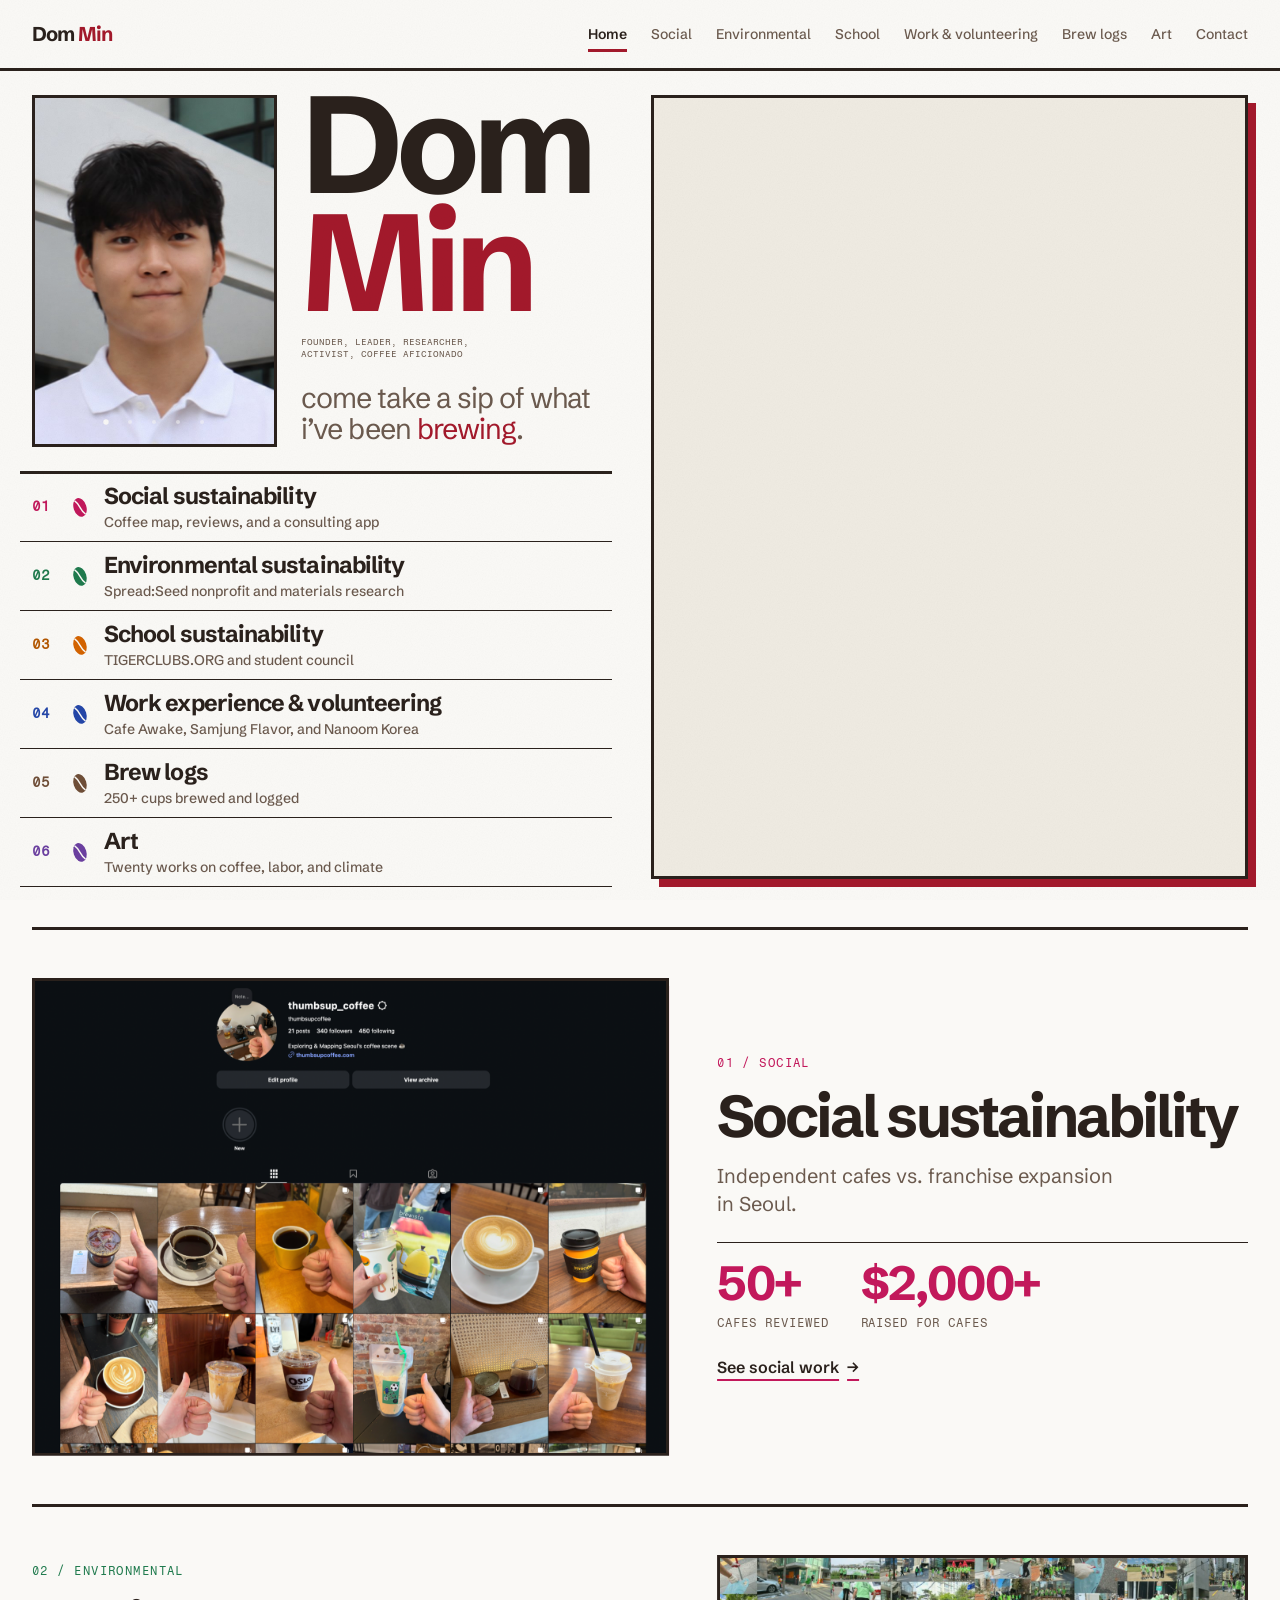
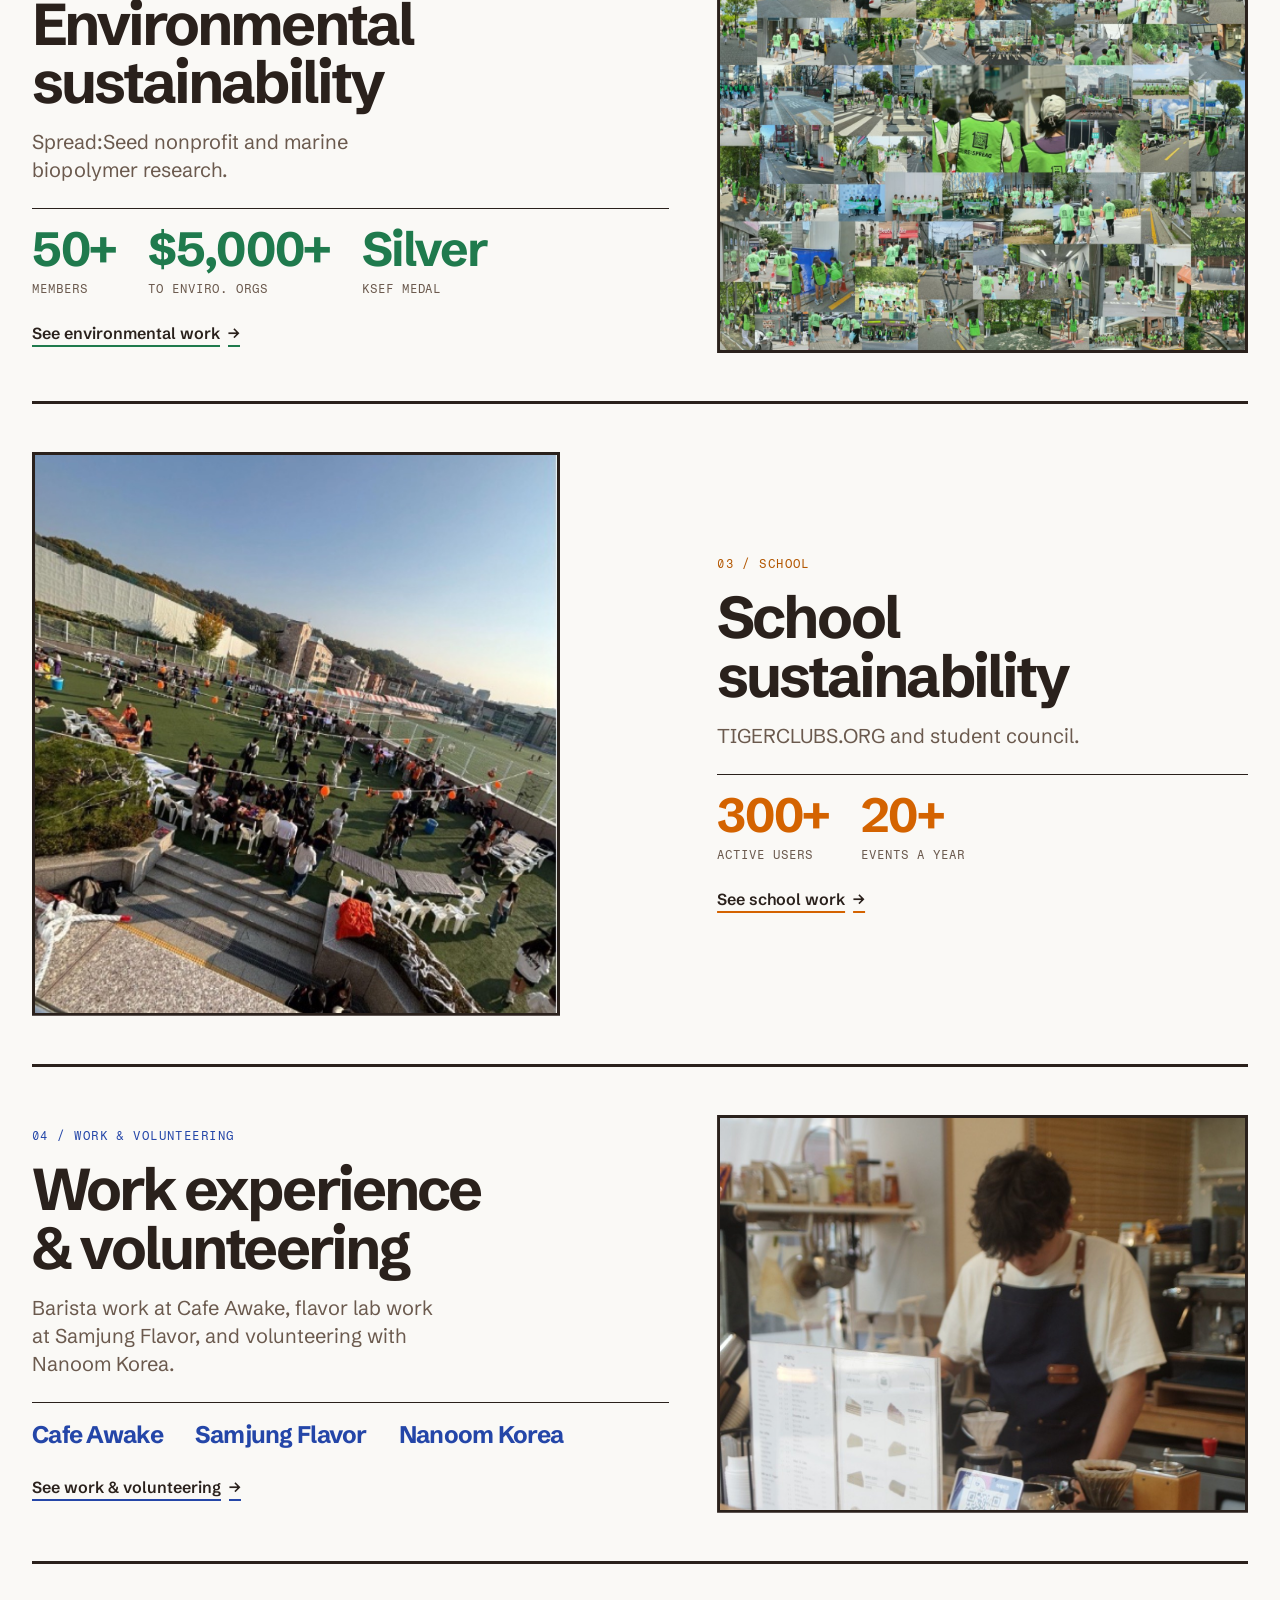
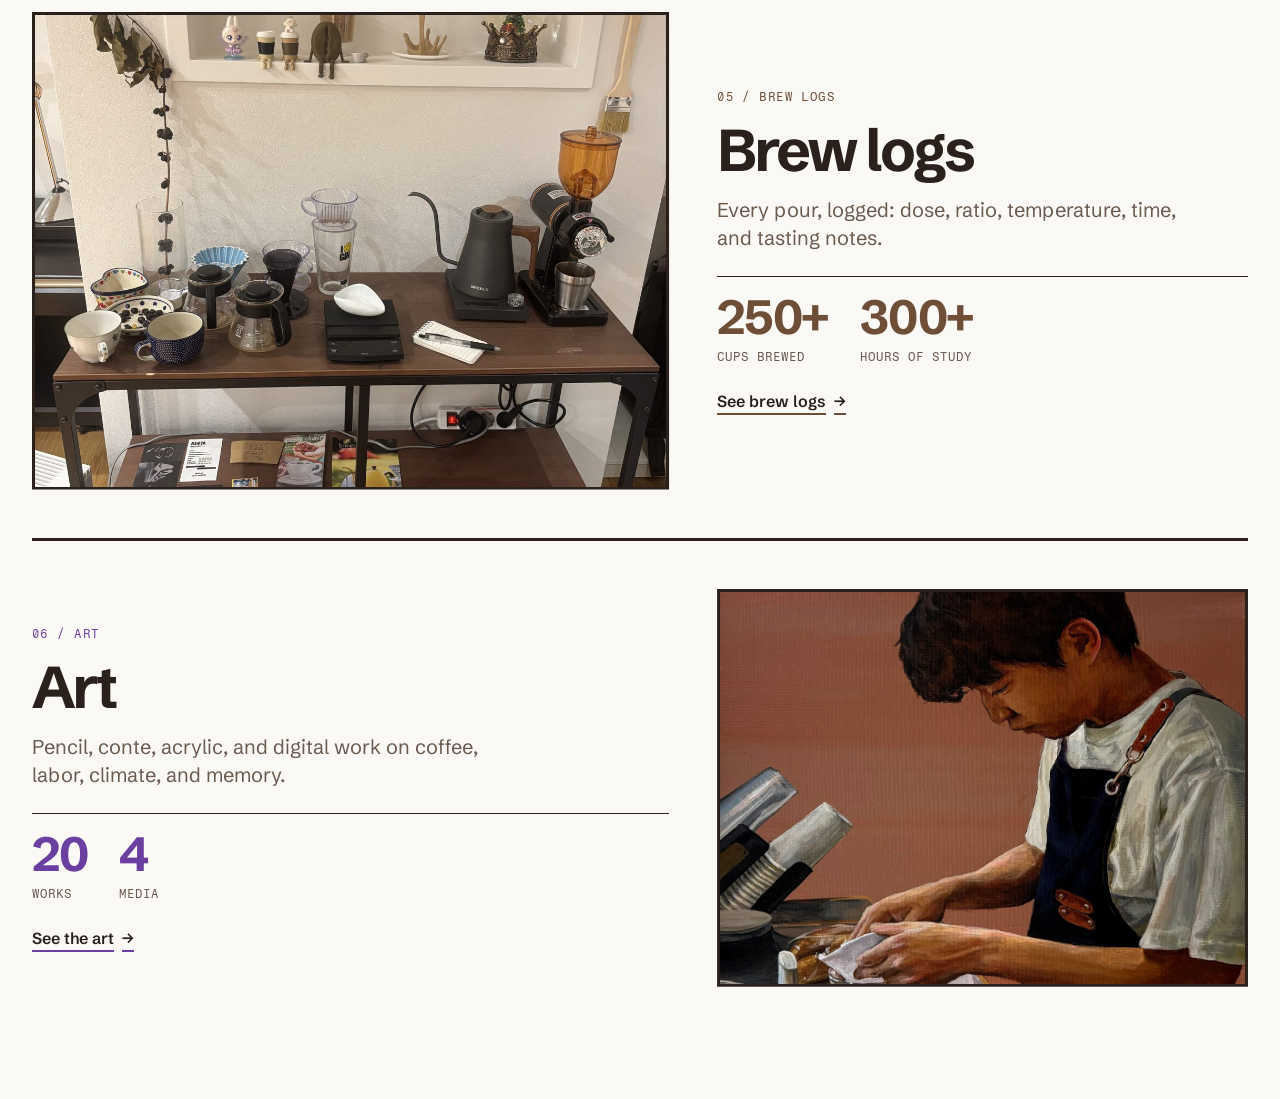
<file: index.html>
<!doctype html>
<html lang="en">
<head>
<meta charset="utf-8" />
<meta name="viewport" content="width=device-width, initial-scale=1" />
<title>Dom Min</title>
<meta name="description" content="Dom Min. Sustainability projects across social, environmental, and school work." />
<meta property="og:type" content="website" />
<meta property="og:title" content="Dom Min" />
<meta property="og:description" content="Sustainability projects across social, environmental, and school work." />
<!-- For rich link previews, add og-image.png (1200x630) and uncomment: -->
<!-- <meta property="og:image" content="og-image.png" /> -->
<meta name="twitter:card" content="summary_large_image" />
<link rel="preconnect" href="https://fonts.googleapis.com" />
<link rel="preconnect" href="https://fonts.gstatic.com" crossorigin />
<link href="https://fonts.googleapis.com/css2?family=Schibsted+Grotesk:wght@400;500;600;700&family=Fragment+Mono&display=swap" rel="stylesheet" />
<script>try{var f=sessionStorage.getItem("flood");if(f){sessionStorage.removeItem("flood");document.documentElement.setAttribute("data-flood","");document.documentElement.style.setProperty("--flood",f);}}catch(e){}</script>
<link rel="stylesheet" href="styles.css?v=16" />
<link rel="icon" href="favicon.svg" />
<style>
  .home{
    display:grid;grid-template-columns:1fr 1.05fr;gap:clamp(24px,4vw,52px);
    align-items:stretch;padding:24px 0;
  }
  .home-left{min-width:0;display:flex;flex-direction:column;justify-content:flex-start;}
  /* cover: tall portrait frame with the name stacked beside it */
  /* the photo stretches to exactly the height of the text beside it */
  .cover{display:grid;grid-template-columns:minmax(0,9fr) minmax(0,11fr);gap:24px;align-items:stretch;}
  .cover-frame{position:relative;min-height:0;border:3px solid var(--coffee);border-radius:var(--radius);overflow:hidden;background:var(--cream-deep);}
  .cover-frame .cover-ph{position:absolute;inset:0;border:0;border-radius:0;aspect-ratio:auto;}
  .cover-frame.has-photos .cover-ph{display:none;}
  /* slides wait off to the right, the current one sits at 0, the outgoing one leaves left */
  .cover-img{position:absolute;inset:0;width:100%;height:100%;object-fit:cover;object-position:50% 30%;transform:translateX(100%);}
  .cover-img.on{transform:none;}
  .cover-img.out{transform:translateX(-100%);}
  .cover-img.on,.cover-img.out{transition:transform .9s var(--ease);}
  .cover-dots{position:absolute;z-index:1;left:0;right:0;bottom:12px;display:flex;justify-content:center;gap:4px;}
  .cover-dots[hidden]{display:none;}
  .cover-dots button{width:20px;height:20px;padding:0;border:0;background:none;cursor:pointer;display:grid;place-items:center;}
  .cover-dots button::before{content:"";width:4px;height:4px;border-radius:50%;background:rgba(250,249,246,.5);transition:background .3s var(--ease),transform .3s var(--ease);}
  .cover-dots button:hover::before{background:rgba(250,249,246,.8);}
  .cover-dots button[aria-current="true"]::before{background:rgba(250,249,246,.95);transform:scale(1.35);}
  .cover-dots button:focus-visible{outline:2px solid var(--cream);outline-offset:0;}
  .cover-name{font-family:var(--f-display);font-weight:700;font-size:clamp(58px,46cqi,156px);line-height:.86;letter-spacing:-.05em;}
  .home-left h1{margin:-.075em 0 0;} /* cancels the font's built-in space above capitals, so the D's top meets the photo's top */
  /* Dom over Min, sized to fill the column beside the photo */
  .cover-text{container-type:inline-size;}
  .cover-name span{display:block;}
  .cover-name .l2{color:var(--brick);}
  .home-left h1 i{color:var(--brick);font-style:normal;}
  /* roles: one line in the mono label style, sized to ~90% of the column (the string is ~33.6em wide in caps) */
  .home-left .cls{font-family:var(--f-mono);font-size:clamp(9px,2.65cqi,12px);line-height:1.4;font-weight:500;text-transform:uppercase;letter-spacing:0;color:var(--coffee-mid);margin-top:14px;white-space:nowrap;}
  @media (max-width:1340px){.home-left .cls{white-space:normal;text-wrap:balance;}}
  /* tagline as a quote: site font at its lightest, all lowercase */
  .home-left .line{font-family:var(--f-display);font-size:9.55cqi;line-height:1.1;font-weight:400;letter-spacing:-.035em;padding-bottom:2px;text-transform:lowercase;color:var(--coffee-mid);margin:21px 0 0;white-space:nowrap;}
  /* sized in container units like the name, so "come take a sip of what" spans exactly as wide as "Dom" */
  .home-left .line b{font-weight:400;color:var(--brick);}
  .home-left .cls span{white-space:nowrap;}
  .plist{display:flex;flex-direction:column;margin:24px -12px 0;border-top:3px solid var(--coffee);counter-reset:p;}
  .plist a{counter-increment:p;display:flex;align-items:center;gap:16px;padding:6px 12px;border-bottom:1px solid var(--coffee);text-decoration:none;color:var(--coffee);transition:background .3s var(--ease),color .3s var(--ease);}
  .plist a::before{content:counter(p,decimal-leading-zero);flex:none;width:24px;font-family:var(--f-mono);font-size:14px;line-height:20px;font-weight:600;color:var(--accent-ink,var(--accent));transition:color .3s var(--ease);}
  .plist a.env{--accent:var(--env);}
  .plist a.social{--accent:var(--social);}
  .plist a.school{--accent:var(--school);--accent-ink:var(--school-ink);}
  .plist a.work{--accent:var(--work);}
  .plist a.brew{--accent:var(--brew);}
  .plist a.art{--accent:var(--art);}
  .plist a:hover{background:var(--accent);color:var(--cream);}
  .plist a:hover::before{color:var(--cream);}
  .plist .mk{width:16px;height:auto;flex:none;transform:rotate(-18deg);transition:transform .3s var(--ease);}
  .plist .mk .b{fill:var(--accent);transition:fill .3s var(--ease);}
  .plist .mk .c{stroke:var(--cream);stroke-width:1.8;transition:stroke .3s var(--ease);}
  .plist a:hover .mk{transform:rotate(12deg) scale(1.2);}
  .plist a:hover .mk .b{fill:var(--cream);}
  .plist a:hover .mk .c{stroke:var(--accent);}
  .plist .txt{display:flex;flex-direction:column;gap:2px;flex:1;min-width:0;}
  .plist .nm{font-family:var(--f-display);font-weight:700;font-size:23px;line-height:28px;letter-spacing:-.04em;white-space:nowrap;overflow:hidden;text-overflow:ellipsis;}
  .plist .sub{font-size:14px;line-height:20px;color:var(--coffee-mid);font-weight:500;transition:color .3s var(--ease);}
  .plist a:hover .sub{color:var(--cream);}
  .plist .go{flex:none;font-size:20px;line-height:28px;font-weight:600;transform:translateX(-8px);opacity:0;transition:transform .3s var(--ease),opacity .3s var(--ease);}
  .plist a:hover .go{transform:none;opacity:1;}
  /* five rows: tighter still on short laptop screens so the whole list stays above the fold */
  /* the rows share out the space left under the cover, so the list's last rule lands on the bottom of the map's 8px shadow */
  @media (min-width:821px){.plist{flex:1;margin-bottom:-8px;}.plist a{flex:1 1 auto;}}
  /* tall screens: the rows get taller, so the type grows with them */
  @media (min-width:821px) and (min-height:1000px){.plist .nm{font-size:28px;line-height:34px;}.plist .sub{font-size:16px;line-height:24px;}}
  @media (min-width:821px) and (max-height:820px){.plist{margin-top:16px;}.plist a{padding:3px 12px;}.plist .nm{font-size:19px;line-height:22px;}.plist .sub{font-size:12px;line-height:15px;}}
  /* six rows on a very short screen: titles only (the hover card over the map still carries the detail) */
  @media (min-width:821px) and (max-height:760px){.plist .sub{display:none;}.plist .nm{font-size:20px;line-height:24px;}}
  .home-map{height:calc(100dvh - 116px);border:3px solid var(--coffee);border-radius:var(--radius);overflow:hidden;background:var(--cream-deep);
    box-shadow:8px 8px 0 var(--map-shadow,var(--brick));transition:box-shadow .6s var(--ease);}
  /* while a pillar row is hovered, the map's shadow turns a darker shade of that pillar (30% espresso ink),
     so it reads as the edge of the bright preview card instead of melting into it */
  @media (hover:hover) and (min-width:821px){
    .home:has(.plist a.env:hover,.plist a.env:focus-visible){--map-shadow:color-mix(in srgb,var(--env) 70%,var(--coffee));}
    .home:has(.plist a.social:hover,.plist a.social:focus-visible){--map-shadow:color-mix(in srgb,var(--social) 70%,var(--coffee));}
    .home:has(.plist a.school:hover,.plist a.school:focus-visible){--map-shadow:color-mix(in srgb,var(--school) 70%,var(--coffee));}
    .home:has(.plist a.work:hover,.plist a.work:focus-visible){--map-shadow:color-mix(in srgb,var(--work) 70%,var(--coffee));}
    .home:has(.plist a.brew:hover,.plist a.brew:focus-visible){--map-shadow:color-mix(in srgb,var(--brew) 70%,var(--coffee));}
    .home:has(.plist a.art:hover,.plist a.art:focus-visible){--map-shadow:color-mix(in srgb,var(--art) 70%,var(--coffee));}
  }
  .home-map iframe{border:0;display:block;}
  /* hover preview: a pillar card wipes up over the map while its row is hovered */
  .home-map{position:relative;}
  .peek{position:absolute;inset:0;z-index:2;pointer-events:none;}
  .peek-card{position:absolute;inset:0;display:grid;grid-template-rows:minmax(0,1fr) auto;background:var(--accent);color:var(--cream);
    clip-path:inset(100% 0 0 0);transition:clip-path .6s var(--ease);}
  .peek-card.on{clip-path:inset(0 0 0 0);z-index:1;}
  .peek-card .pf{position:relative;overflow:hidden;background:color-mix(in srgb,var(--accent) 70%,var(--coffee));}
  .peek-card .pf img{position:absolute;inset:0;width:100%;height:100%;object-fit:cover;transform:scale(1.08);transition:transform 1.2s var(--ease);}
  .peek-card.on .pf img{transform:none;}
  .peek-card .pf .cap{position:absolute;inset:0;display:grid;place-items:center;font-family:var(--f-mono);font-size:12px;letter-spacing:.08em;text-transform:uppercase;opacity:.7;}
  .peek-card .pt{padding:24px;}
  .peek-card .pk{font-family:var(--f-mono);font-size:12px;line-height:16px;letter-spacing:.12em;text-transform:uppercase;opacity:.8;margin:0 0 8px;}
  .peek-card h3{font-size:clamp(30px,3vw,48px);line-height:1;letter-spacing:-.04em;margin:0 0 16px;color:var(--cream);}
  .peek-card .ps{display:flex;gap:32px;flex-wrap:wrap;}
  .peek-card .ps .n{display:block;font-size:36px;line-height:40px;font-weight:700;letter-spacing:-.04em;}
  .peek-card .ps .l{display:block;font-family:var(--f-mono);font-size:12px;line-height:16px;letter-spacing:.08em;text-transform:uppercase;opacity:.8;}
  .peek-card .pl{margin:0;font-size:18px;line-height:28px;}

  /* one band per pillar below the fold, alternating sides */
  .spreads{padding:24px 0 64px;}
  .spread{--accent:var(--brick);display:grid;grid-template-columns:minmax(0,1.2fr) minmax(0,1fr);gap:48px;align-items:center;padding:48px 0;border-top:3px solid var(--coffee);}
  .spread[data-pillar="env"]{--accent:var(--env);}
  .spread[data-pillar="social"]{--accent:var(--social);}
  .spread[data-pillar="school"]{--accent:var(--school);--accent-ink:var(--school-ink);}
  .spread[data-pillar="work"]{--accent:var(--work);}
  .spread[data-pillar="brew"]{--accent:var(--brew);}
  .spread[data-pillar="art"]{--accent:var(--art);}
  .spread:nth-child(even) .spread-fig{order:2;}
  .spread-fig{aspect-ratio:4/3;background:color-mix(in srgb,var(--accent) 14%,var(--cream));border-color:color-mix(in srgb,var(--accent) 45%,var(--cream));}
  .spread-fig:has(img){border:3px solid var(--coffee);box-shadow:8px 8px 0 var(--accent);}
  .spread-fig.lowres{aspect-ratio:auto;justify-self:start;}
  /* school photo on wide screens: trim 10% off top and bottom, scale back up to the same height, so it runs 25% wider */
  @media (min-width:821px){
    .spread[data-pillar="school"] .spread-fig.lowres{max-width:calc(33vw * 1.25);width:100%;aspect-ratio:1199/1280;}
    .spread[data-pillar="school"] .spread-fig.lowres img{position:absolute;inset:0;width:100%;height:100%;object-fit:cover;object-position:50% 50%;}
  }
  .peek-card .pf img.lowres{inset:0;margin:auto;width:auto;max-width:33vw;height:100%;object-fit:contain;}
  .spread-kick{font-family:var(--f-mono);font-size:12px;line-height:16px;letter-spacing:.12em;text-transform:uppercase;color:var(--accent-ink,var(--accent));margin:0 0 16px;}
  .spread h2{font-size:clamp(36px,4.6vw,72px);line-height:1;letter-spacing:-.05em;margin:0 0 16px;}
  .spread-line{font-size:20px;line-height:28px;color:var(--coffee-mid);margin:0 0 24px;max-width:40ch;}
  .spread-stats{display:flex;flex-wrap:wrap;gap:32px;border-top:1px solid var(--coffee);padding-top:16px;margin-bottom:24px;}
  .spread-stats .n{display:block;font-size:48px;line-height:1;font-weight:700;letter-spacing:-.04em;color:var(--accent);}
  .spread-stats .l{display:block;margin-top:8px;font-family:var(--f-mono);font-size:12px;line-height:16px;letter-spacing:.08em;text-transform:uppercase;color:var(--coffee-mid);}
  .spread-list{list-style:none;margin:0 0 24px;padding:16px 0 0;border-top:1px solid var(--coffee);display:flex;flex-wrap:wrap;gap:8px 32px;}
  .spread-list li{font-size:24px;line-height:32px;font-weight:700;letter-spacing:-.03em;color:var(--accent);}
  .spread-go{display:inline-flex;gap:8px;font-weight:600;font-size:16px;color:var(--coffee);text-decoration:underline;text-decoration-thickness:2px;text-decoration-color:var(--accent);text-underline-offset:6px;transition:color .3s var(--ease);}
  .spread-go span{display:inline-block;text-decoration:none;transition:transform .3s var(--ease);}
  .spread-go:hover{color:var(--accent);}
  .spread-go:hover span{transform:translateX(4px);}
  /* photos wipe in from the side as each band scrolls into view (peek.js adds .will / .in) */
  .spread.will .spread-fig{clip-path:inset(0 100% 0 0);transition:clip-path 1s var(--ease);}
  .spread.will:nth-child(even) .spread-fig{clip-path:inset(0 0 0 100%);}
  .spread.will .spread-txt{opacity:0;transform:translateY(24px);transition:opacity .8s var(--ease) .15s,transform .8s var(--ease) .15s;}
  .spread.in .spread-fig{clip-path:inset(0 0 0 0) !important;}
  .spread.in .spread-txt{opacity:1;transform:none;}
  @media (max-width:820px){
    .home{grid-template-columns:1fr;padding:16px 0 24px;gap:24px;}
    .cover{grid-template-columns:1fr;}
    .cover-dots{gap:0;bottom:0;}
    .home-left .cls{white-space:normal;font-size:11px;letter-spacing:.06em;text-wrap:balance;}
    .cover-dots button{width:44px;height:44px;}
    .plist{margin:24px 0 0;}
    .spread{grid-template-columns:1fr;gap:24px;padding:32px 0;}
    .spread:nth-child(even) .spread-fig{order:0;}
    .plist a{padding:12px 0;}
    .cover-frame{height:auto;width:100%;aspect-ratio:4/5;}
    .home-map{height:52vh;}
    .plist .nm{white-space:normal;font-size:22px;line-height:28px;}
  }
</style>
</head>
<body>
<a class="skip" href="#main">Skip to content</a>
<div class="grain"></div>

<header class="site-header">
  <a class="logo" href="/">
    <b>Dom <i>Min</i></b>
  </a>
  <nav class="nav" aria-label="Sections">
    <a href="/" class="on" aria-current="page">Home</a>
    <a href="/social">Social</a>
    <a href="/environmental">Environmental</a>
    <a href="/school">School</a>
    <a href="/work">Work &amp; volunteering</a>
    <a href="/brew-logs">Brew logs</a>
    <a href="/art">Art</a>
    <a href="/contact">Contact</a>
  </nav>
</header>

<main id="main">
  <div class="home">
    <div class="home-left">
      <div class="cover">
        <div class="cover-frame">
          <figure class="ph cover-ph"><span class="cap">Portraits go here</span></figure>
          <img class="cover-img" data-src="images/portraits/portrait-1.jpg" alt="Portrait of Dom Min" style="object-position:50% 25%">
          <img class="cover-img" data-src="images/portraits/portrait-2.jpg" alt="Dom brewing pour-over coffee behind a counter" style="object-position:50% 30%">
          <img class="cover-img" data-src="images/portraits/portrait-3.jpg" alt="Dom weighing a sample on a lab balance" style="object-position:45% 30%">
          <img class="cover-img" data-src="images/portraits/portrait-4.jpg" alt="Dom holding a glass coffee server" style="object-position:40% 30%">
          <img class="cover-img" data-src="images/portraits/portrait-5.jpg" alt="Dom in a lab coat in the flavor lab" style="object-position:100% 40%">
          <div class="cover-dots" hidden></div>
        </div>
        <div class="cover-text">
          <h1 class="cover-name"><span class="l1">Dom</span> <span class="l2">Min</span></h1>
          <div class="cls"><span>Founder,</span> <span>Leader,</span> <span>Researcher,</span> <span>Activist,</span> <span>Coffee Aficionado</span></div>
          <p class="line">Come take a sip of what<br>I’ve been <b>brewing</b>.</p>
        </div>
      </div>
      <nav class="plist">
        <a class="social" href="/social">
          <svg class="mk" viewBox="0 0 20 26" aria-hidden="true"><ellipse class="b" cx="10" cy="13" rx="8" ry="12"/><path class="c" d="M6.4 3.6 C 11 9, 9 17, 13.6 22.4" fill="none" stroke-linecap="round"/></svg>
          <span class="txt"><span class="nm">Social sustainability</span><span class="sub">Coffee map, reviews, and a consulting app</span></span>
          <span class="go" aria-hidden="true">→</span>
        </a>
        <a class="env" href="/environmental">
          <svg class="mk" viewBox="0 0 20 26" aria-hidden="true"><ellipse class="b" cx="10" cy="13" rx="8" ry="12"/><path class="c" d="M6.4 3.6 C 11 9, 9 17, 13.6 22.4" fill="none" stroke-linecap="round"/></svg>
          <span class="txt"><span class="nm">Environmental sustainability</span><span class="sub">Spread:Seed nonprofit and materials research</span></span>
          <span class="go" aria-hidden="true">→</span>
        </a>
        <a class="school" href="/school">
          <svg class="mk" viewBox="0 0 20 26" aria-hidden="true"><ellipse class="b" cx="10" cy="13" rx="8" ry="12"/><path class="c" d="M6.4 3.6 C 11 9, 9 17, 13.6 22.4" fill="none" stroke-linecap="round"/></svg>
          <span class="txt"><span class="nm">School sustainability</span><span class="sub">TIGERCLUBS.ORG and student council</span></span>
          <span class="go" aria-hidden="true">→</span>
        </a>
        <a class="work" href="/work">
          <svg class="mk" viewBox="0 0 20 26" aria-hidden="true"><ellipse class="b" cx="10" cy="13" rx="8" ry="12"/><path class="c" d="M6.4 3.6 C 11 9, 9 17, 13.6 22.4" fill="none" stroke-linecap="round"/></svg>
          <span class="txt"><span class="nm">Work experience &amp; volunteering</span><span class="sub">Cafe Awake, Samjung Flavor, and Nanoom Korea</span></span>
          <span class="go" aria-hidden="true">→</span>
        </a>
        <a class="brew" href="/brew-logs">
          <svg class="mk" viewBox="0 0 20 26" aria-hidden="true"><ellipse class="b" cx="10" cy="13" rx="8" ry="12"/><path class="c" d="M6.4 3.6 C 11 9, 9 17, 13.6 22.4" fill="none" stroke-linecap="round"/></svg>
          <span class="txt"><span class="nm">Brew logs</span><span class="sub">250+ cups brewed and logged</span></span>
          <span class="go" aria-hidden="true">→</span>
        </a>
        <a class="art" href="/art">
          <svg class="mk" viewBox="0 0 20 26" aria-hidden="true"><ellipse class="b" cx="10" cy="13" rx="8" ry="12"/><path class="c" d="M6.4 3.6 C 11 9, 9 17, 13.6 22.4" fill="none" stroke-linecap="round"/></svg>
          <span class="txt"><span class="nm">Art</span><span class="sub">Twenty works on coffee, labor, and climate</span></span>
          <span class="go" aria-hidden="true">→</span>
        </a>
      </nav>
    </div>

    <div class="home-map">
      <div class="peek" aria-hidden="true"></div>
      <iframe src="https://chongmindev.github.io/thumbsup-coffee-map/" title="Coffee map"></iframe>
    </div>
  </div>

  <section class="spreads" aria-label="Sections">
    <article class="spread" data-pillar="social">
      <figure class="spread-fig ph"><img src="images/instagram/01.png" alt="Cafe reviews on Instagram" loading="lazy"></figure>
      <div class="spread-txt">
        <p class="spread-kick">01 / Social</p>
        <h2>Social sustainability</h2>
        <p class="spread-line">Independent cafes vs. franchise expansion in Seoul.</p>
        <div class="spread-stats">
          <div><span class="n">50+</span><span class="l">cafes reviewed</span></div>
          <div><span class="n">$2,000+</span><span class="l">raised for cafes</span></div>
        </div>
        <a class="spread-go" href="/social">See social work <span aria-hidden="true">→</span></a>
      </div>
    </article>
    <article class="spread" data-pillar="env">
      <figure class="spread-fig ph"><img src="images/spreadseed/volunteers.jpg" alt="Spread:Seed volunteers in green vests" loading="lazy"></figure>
      <div class="spread-txt">
        <p class="spread-kick">02 / Environmental</p>
        <h2>Environmental sustainability</h2>
        <p class="spread-line">Spread:Seed nonprofit and marine biopolymer research.</p>
        <div class="spread-stats">
          <div><span class="n">50+</span><span class="l">members</span></div>
          <div><span class="n">$5,000+</span><span class="l">to enviro. orgs</span></div>
          <div><span class="n">Silver</span><span class="l">KSEF medal</span></div>
        </div>
        <a class="spread-go" href="/environmental">See environmental work <span aria-hidden="true">→</span></a>
      </div>
    </article>
    <article class="spread" data-pillar="school">
      <figure class="spread-fig ph lowres"><img src="images/council/01.jpg" alt="Student council event" loading="lazy"></figure>
      <div class="spread-txt">
        <p class="spread-kick">03 / School</p>
        <h2>School sustainability</h2>
        <p class="spread-line">TIGERCLUBS.ORG and student council.</p>
        <div class="spread-stats">
          <div><span class="n">300+</span><span class="l">active users</span></div>
          <div><span class="n">20+</span><span class="l">events a year</span></div>
        </div>
        <a class="spread-go" href="/school">See school work <span aria-hidden="true">→</span></a>
      </div>
    </article>
    <article class="spread" data-pillar="work">
      <figure class="spread-fig ph"><img src="images/awake/14.jpg" alt="Dom brewing pour-over behind the counter at Cafe Awake" loading="lazy" style="object-position:50% 28%"></figure>
      <div class="spread-txt">
        <p class="spread-kick">04 / Work &amp; volunteering</p>
        <h2>Work experience &amp; volunteering</h2>
        <p class="spread-line">Barista work at Cafe Awake, flavor lab work at Samjung Flavor, and volunteering with Nanoom Korea.</p>
        <ul class="spread-list">
          <li>Cafe Awake</li>
          <li>Samjung Flavor</li>
          <li>Nanoom Korea</li>
        </ul>
        <a class="spread-go" href="/work">See work &amp; volunteering <span aria-hidden="true">→</span></a>
      </div>
    </article>
    <article class="spread" data-pillar="brew">
      <figure class="spread-fig ph"><img src="images/dom-coffee/home-setup.jpg" alt="Home brewing setup" loading="lazy" style="object-position:50% 60%"></figure>
      <div class="spread-txt">
        <p class="spread-kick">05 / Brew logs</p>
        <h2>Brew logs</h2>
        <p class="spread-line">Every pour, logged: dose, ratio, temperature, time, and tasting notes.</p>
        <div class="spread-stats">
          <div><span class="n">250+</span><span class="l">cups brewed</span></div>
          <div><span class="n">300+</span><span class="l">hours of study</span></div>
        </div>
        <a class="spread-go" href="/brew-logs">See brew logs <span aria-hidden="true">→</span></a>
      </div>
    </article>
    <article class="spread" data-pillar="art">
      <figure class="spread-fig ph"><img src="images/art/09.jpg" alt="The Cup I Love, an acrylic painting of Dom making coffee" loading="lazy" style="object-position:50% 35%"></figure>
      <div class="spread-txt">
        <p class="spread-kick">06 / Art</p>
        <h2>Art</h2>
        <p class="spread-line">Pencil, conte, acrylic, and digital work on coffee, labor, climate, and memory.</p>
        <div class="spread-stats">
          <div><span class="n">20</span><span class="l">works</span></div>
          <div><span class="n">4</span><span class="l">media</span></div>
        </div>
        <a class="spread-go" href="/art">See the art <span aria-hidden="true">→</span></a>
      </div>
    </article>
  </section>
</main>
<script src="reveal.js?v=2" defer></script>
<script src="nav.js?v=3" defer></script>
<script src="cover.js?v=2" defer></script>
<script src="peek.js?v=3" defer></script>
</body>
</html>
</file>
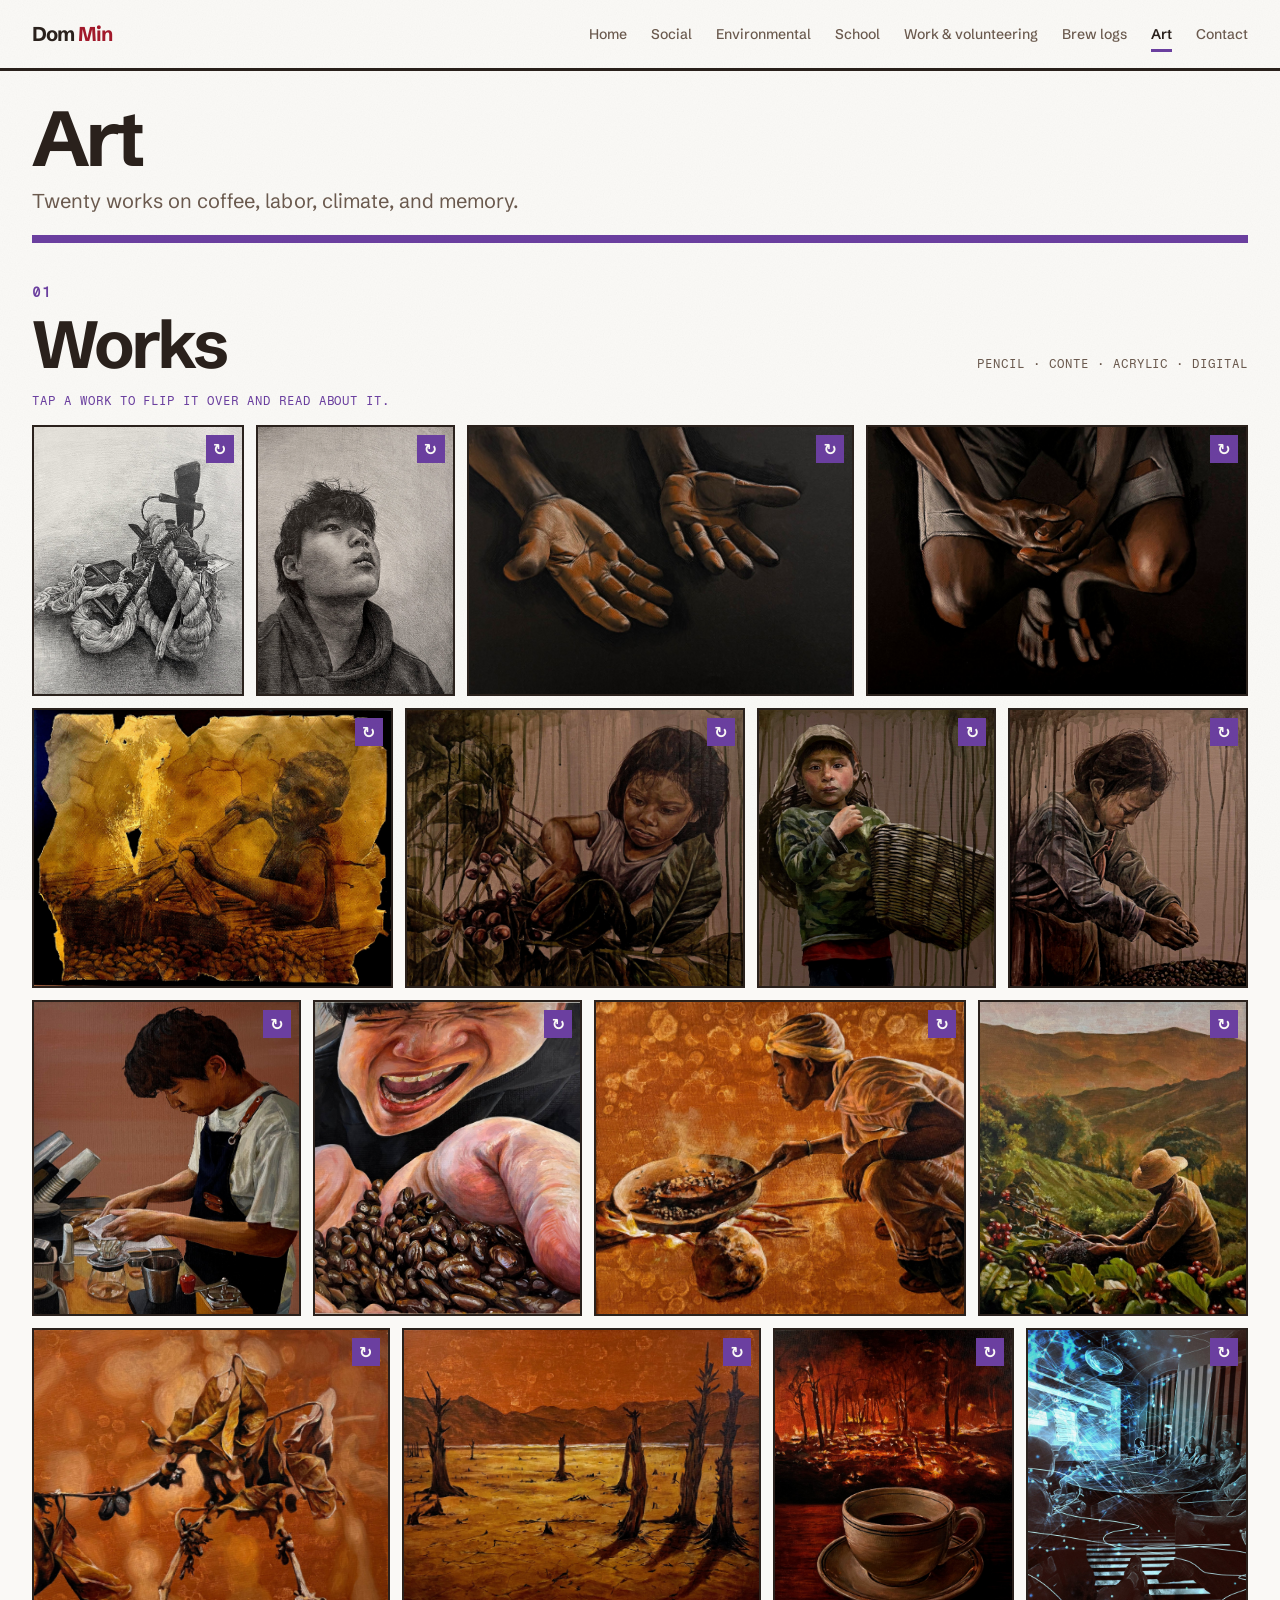
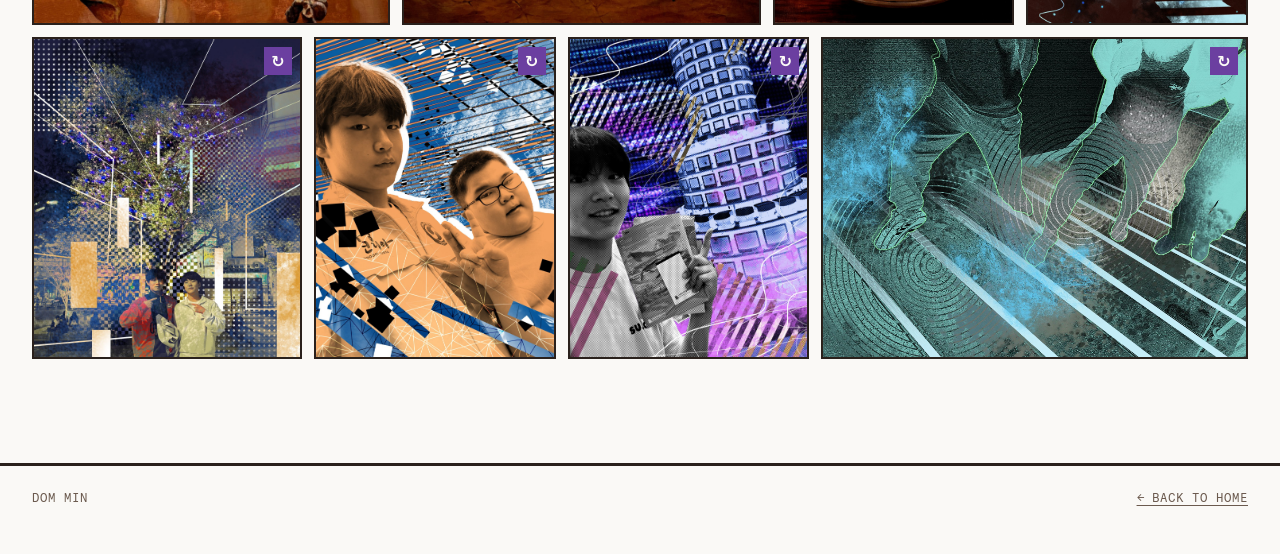
<file: art.html>
<!doctype html>
<html lang="en">
<head>
<meta charset="utf-8" />
<meta name="viewport" content="width=device-width, initial-scale=1" />
<title>Art · Dom Min</title>
<meta name="description" content="Twenty works in pencil, conte, acrylic, and digital art on coffee, labor, climate, and memory." />
<link rel="preconnect" href="https://fonts.googleapis.com" />
<link rel="preconnect" href="https://fonts.gstatic.com" crossorigin />
<link href="https://fonts.googleapis.com/css2?family=Schibsted+Grotesk:wght@400;500;600;700&family=Fragment+Mono&display=swap" rel="stylesheet" />
<script>try{var f=sessionStorage.getItem("flood");if(f){sessionStorage.removeItem("flood");document.documentElement.setAttribute("data-flood","");document.documentElement.style.setProperty("--flood",f);}}catch(e){}</script>
<link rel="stylesheet" href="styles.css?v=16" />
<link rel="icon" href="favicon.svg" />
</head>
<body class="t-art">
<a class="skip" href="#main">Skip to content</a>
<div class="grain"></div>

<header class="site-header">
  <a class="logo" href="/">
    <b>Dom <i>Min</i></b>
  </a>
  <nav class="nav" aria-label="Sections">
    <a href="/">Home</a>
    <a href="/social">Social</a>
    <a href="/environmental">Environmental</a>
    <a href="/school">School</a>
    <a href="/work">Work &amp; volunteering</a>
    <a href="/brew-logs">Brew logs</a>
    <a href="/art" class="on" aria-current="page">Art</a>
    <a href="/contact">Contact</a>
  </nav>
</header>

<main id="main">
  <div class="page-intro">
    <h1>Art</h1>
    <p>Twenty works on coffee, labor, climate, and memory.</p>
  </div>

  <section class="section">
    <div class="section-head"><h2>Works</h2><span class="role">Pencil · Conte · Acrylic · Digital</span></div>
    <p class="art-hint">Tap a work to flip it over and read about it.</p>
    <div class="gallery rows art-gallery">
      <div class="row">
        <figure class="ph art-card" style="--r:0.782" data-n="01">
          <button type="button" class="art-flip" aria-haspopup="dialog" aria-label="Flip over Bound by Value"><img src="images/art/01.jpg" alt="Bound by Value" loading="lazy"><span class="fc"><b>01</b> Bound by Value</span><span class="flip-badge" aria-hidden="true">↻</span></button>
          <figcaption class="art-info"><h3>Bound by Value</h3><p class="meta">Pencil on paper · 36 × 50 cm</p><p>The convenience we enjoy every day cannot be pulled apart from its environmental cost. We use products that make life easier but rarely stop to consider the materials, the shipping, and the waste that become a burden on the environment. This still-life drawing arranges everyday objects with a rope winding around them, symbolizing the inseparable relationship of the objects bound together. Even one ordinary object is tied into a much larger system. Through the drawing I wanted to ask what price convenience is built on and make an everyday act like consumption look different than it usually does.</p></figcaption>
        </figure>
        <figure class="ph art-card" style="--r:0.733" data-n="02">
          <button type="button" class="art-flip" aria-haspopup="dialog" aria-label="Flip over A Forecast of Fear"><img src="images/art/02.jpg" alt="A Forecast of Fear" loading="lazy"><span class="fc"><b>02</b> A Forecast of Fear</span><span class="flip-badge" aria-hidden="true">↻</span></button>
          <figcaption class="art-info"><h3>A Forecast of Fear</h3><p class="meta">Pencil on paper · 34 × 51 cm</p><p>At first the climate crisis felt like something happening far away. Once I understood that heat waves, wildfires, floods, and droughts cut into what farms and fisheries produce, threaten livelihoods, and push up the cost of living, I realized how close the problem is to my life. This piece came from two feelings at once: anxiety about the future climate and a desire to understand and study the problem. The crisis runs through the global economy and food, not just nature. What I wanted to express is a hope that we are not too late to change things.</p></figcaption>
        </figure>
        <figure class="ph art-card" style="--r:1.444" data-n="03">
          <button type="button" class="art-flip" aria-haspopup="dialog" aria-label="Flip over Hands Behind the Harvest"><img src="images/art/03.jpg" alt="Hands Behind the Harvest" loading="lazy"><span class="fc"><b>03</b> Hands Behind the Harvest</span><span class="flip-badge" aria-hidden="true">↻</span></button>
          <figcaption class="art-info"><h3>Hands Behind the Harvest</h3><p class="meta">Conte on black paper · 49 × 34 cm</p><p>There is always an invisible cost that someone else is bearing behind the cheap price of coffee. The two hands against a dark background symbolize the traces of endless labor and exploitation. Every cherry we drink is harvested by someone&#x27;s hands, yet that labor disappears inside the finished product; in the worst conditions, workers even supply their own gloves. Rather than letting coffee stay a commodity, the work asks us to see the lives that produce it. By imagining the lives of the laborer, I sought to reveal forced labor that still exists within the modern supply chain.</p></figcaption>
        </figure>
        <figure class="ph art-card" style="--r:1.422" data-n="04">
          <button type="button" class="art-flip" aria-haspopup="dialog" aria-label="Flip over A Story Without a Face"><img src="images/art/04.jpg" alt="A Story Without a Face" loading="lazy"><span class="fc"><b>04</b> A Story Without a Face</span><span class="flip-badge" aria-hidden="true">↻</span></button>
          <figcaption class="art-info"><h3>A Story Without a Face</h3><p class="meta">Conte on black paper · 52 × 35 cm</p><p>An exploitative system erases an individual and treats them nothing more than an invisible laborer. This drawing started from a worker on a coffee farm describing how he ended up there. I left his face out deliberately: he tells his story, yet his face and name stay unseen, treated as anonymous labor rather than a person. Rather than drawing his face, I focused on his worn clothing and sun-darkened skin that mark the years of hard labor and poor condition. Behind coffee, a casually consumed product worldwide, are people who never had a real choice over their work.</p></figcaption>
        </figure>
      </div>
      <div class="row">
        <figure class="ph art-card" style="--r:1.296" data-n="05">
          <button type="button" class="art-flip" aria-haspopup="dialog" aria-label="Flip over Archive of a Vanished Labor"><img src="images/art/05.jpg" alt="Archive of a Vanished Labor" loading="lazy"><span class="fc"><b>05</b> Archive of a Vanished Labor</span><span class="flip-badge" aria-hidden="true">↻</span></button>
          <figcaption class="art-info"><h3>Archive of a Vanished Labor</h3><p class="meta">Watercolor, pencil, brown paper on wooden board · 53 × 41 cm</p><p>A boy is drying coffee beans on a coffee farm in Africa, a child in a workplace at an age when he should be in school. I wanted to imagine a future where this no longer happens. After finishing the drawing, I rubbed the piece with sandpaper, deliberately wearing the image away so it reads like an old document preserved in a museum. Though I erased the strokes, what I truly want to eliminate is the unjust reality itself. One day I wish that this scene would be old historical material that witnessed child labor. The damage to the work is not destruction but hope for the future.</p></figcaption>
        </figure>
        <figure class="ph art-card" style="--r:1.222" data-n="06">
          <button type="button" class="art-flip" aria-haspopup="dialog" aria-label="Flip over Where Childhood Labors"><img src="images/art/06.jpg" alt="Where Childhood Labors" loading="lazy"><span class="fc"><b>06</b> Where Childhood Labors</span><span class="flip-badge" aria-hidden="true">↻</span></button>
          <figcaption class="art-info"><h3>Where Childhood Labors</h3><p class="meta">Acrylic on canvas · 60 × 50 cm</p><p>Child labor in the coffee industry is not the problem of one place but a structure that runs across regions. This painting shows a girl harvesting cherries straight from a coffee plant in Honduras, the first of a three-part series set in Africa, Central and South America, and Southeast Asia, following the path a coffee bean takes through a child&#x27;s hands. Coffee farms are often deeply entangled with poverty, inequality, and the labor of children who should be protected. The girl in this scene is not read as one individual and stands for the countless nameless children too widespread to dismiss as a single tragedy.</p></figcaption>
        </figure>
        <figure class="ph art-card" style="--r:0.856" data-n="07">
          <button type="button" class="art-flip" aria-haspopup="dialog" aria-label="Flip over Harvested Childhood"><img src="images/art/07.jpg" alt="Harvested Childhood" loading="lazy"><span class="fc"><b>07</b> Harvested Childhood</span><span class="flip-badge" aria-hidden="true">↻</span></button>
          <figcaption class="art-info"><h3>Harvested Childhood</h3><p class="meta">Acrylic on canvas · 45 × 53 cm</p><p>The second work in the series shows a young boy carrying harvested cherries on a farm in Latin America. He already holds one large basket, yet balances a second on his head. The basket is the key symbol: not just a tool but a production logic imposed even on a child, measured in how much can be moved, how fast, and how often. The weight bearing down on his small frame is more than physical; it is the social weight shifted onto him. The piece denounces the structure of exploitation, sacrificing a young child who must be protected and cared for.</p></figcaption>
        </figure>
        <figure class="ph art-card" style="--r:0.856" data-n="08">
          <button type="button" class="art-flip" aria-haspopup="dialog" aria-label="Flip over The Quiet Burden"><img src="images/art/08.jpg" alt="The Quiet Burden" loading="lazy"><span class="fc"><b>08</b> The Quiet Burden</span><span class="flip-badge" aria-hidden="true">↻</span></button>
          <figcaption class="art-info"><h3>The Quiet Burden</h3><p class="meta">Acrylic on canvas · 45 × 53 cm</p><p>The final work in the series shows a girl from an ethnic minority in Laos sorting coffee beans, the last stage after harvesting and carrying. On the surface the scene is the quietest of the three: still, patient, and repetitive. But behind her calm hands are conditions handed to her with no other choice. She works not because she or her family decided it but because the circumstances left no alternative. This system is a problem that cannot be reduced to one individual&#x27;s responsibility. We must question the reality of how easily a young life is placed in a vulnerable position within socioeconomic structures.</p></figcaption>
        </figure>
      </div>
      <div class="row">
        <figure class="ph art-card" style="--r:0.851" data-n="09">
          <button type="button" class="art-flip" aria-haspopup="dialog" aria-label="Flip over The Cup I Love"><img src="images/art/09.jpg" alt="The Cup I Love" loading="lazy"><span class="fc"><b>09</b> The Cup I Love</span><span class="flip-badge" aria-hidden="true">↻</span></button>
          <figcaption class="art-info"><h3>The Cup I Love</h3><p class="meta">Acrylic on canvas · 45 × 53 cm</p><p>This acrylic painting shows me making coffee at a cafe. I have explored the underside of coffee labor, but coffee is also something I have loved for a long time. What draws me most is the aroma that comes through: coffee arrives bitter and strong, then acidity, sweetness, and a lingering finish layer into a complex sensation. Making a cup is almost a personal ritual of concentration. Because I love coffee, I began asking where my cup came from and whose hands it passed through. In that sense, this work expresses my affection for coffee and the starting point that led me to explore the coffee industry.</p></figcaption>
        </figure>
        <figure class="ph art-card" style="--r:0.852" data-n="10">
          <button type="button" class="art-flip" aria-haspopup="dialog" aria-label="Flip over More Than a Bean"><img src="images/art/10.jpg" alt="More Than a Bean" loading="lazy"><span class="fc"><b>10</b> More Than a Bean</span><span class="flip-badge" aria-hidden="true">↻</span></button>
          <figcaption class="art-info"><h3>More Than a Bean</h3><p class="meta">Acrylic on canvas · 45 × 53 cm</p><p>Learning how coffee is made deepened my love for it and transformed it into understanding. For a long time I just enjoyed the aroma and taste of coffee. But studying all of the factors needed before a single bean is harvested (the right temperature, rainfall, soil, altitude, shade, time, and the farmer&#x27;s constant care) changed how I see a cup of coffee entirely. Something I had taken for granted turned out to be a result only possible through a combination of nature and skill. The more I learned about coffee, the more I wanted to value the time and effort that goes into a single bean.</p></figcaption>
        </figure>
        <figure class="ph art-card" style="--r:1.181" data-n="11">
          <button type="button" class="art-flip" aria-haspopup="dialog" aria-label="Flip over From Forest to Cup"><img src="images/art/11.jpg" alt="From Forest to Cup" loading="lazy"><span class="fc"><b>11</b> From Forest to Cup</span><span class="flip-badge" aria-hidden="true">↻</span></button>
          <figcaption class="art-info"><h3>From Forest to Cup</h3><p class="meta">Acrylic on canvas · 53 × 45 cm</p><p>The traditional way of roasting coffee in Africa led me to trace the origin of coffee. Arabica coffee originated in the forests of Ethiopia. From there it crossed the Red Sea to Yemen, where Sufi communities drank it to stay awake. Over time coffee spread through Mecca, Cairo, and Istanbul. After studying the history, I could no longer view the act of roasting as merely heating beans. The traditional process has centuries of human experience and a relationship with nature. The fire and hands of this piece connect a modern café coffee to a far older time, showing how much history sits inside it.</p></figcaption>
        </figure>
        <figure class="ph art-card" style="--r:0.853" data-n="12">
          <button type="button" class="art-flip" aria-haspopup="dialog" aria-label="Flip over Rising Grounds"><img src="images/art/12.jpg" alt="Rising Grounds" loading="lazy"><span class="fc"><b>12</b> Rising Grounds</span><span class="flip-badge" aria-hidden="true">↻</span></button>
          <figcaption class="art-info"><h3>Rising Grounds</h3><p class="meta">Acrylic on canvas · 45 × 53 cm</p><p>Coffee is a crop that can be grown stably only when certain conditions are met. However, rising temperatures are pushing coffee farms upward. As established regions grow too hot and unstable, farmers have little choice but to climb to cooler, higher ground to keep producing. This situation is more than a farming problem. It shows how climate change unsettles daily life and production. Behind a familiar cup sit the climate crisis and the anxiety of producers adapting to it. It proves that one small product, and ultimately our lives, is closely connected to the global environment.</p></figcaption>
        </figure>
      </div>
      <div class="row">
        <figure class="ph art-card" style="--r:1.216" data-n="13">
          <button type="button" class="art-flip" aria-haspopup="dialog" aria-label="Flip over What We Are About to Lose"><img src="images/art/13.jpg" alt="What We Are About to Lose" loading="lazy"><span class="fc"><b>13</b> What We Are About to Lose</span><span class="flip-badge" aria-hidden="true">↻</span></button>
          <figcaption class="art-info"><h3>What We Are About to Lose</h3><p class="meta">Acrylic on canvas · 60 × 50 cm</p><p>There is no single reason a coffee tree dries out, but drought and extreme heat can give severe stress. It closes its stomata, slowing the growth, and leaves wilt and drop. The FAO has pointed out drought-driven yield losses and the shrinking of land suitable for coffee. The brown, withering leaves show a warning that consumption and climate change are not separate problems. The drying tree stands for the future of coffee growing more vulnerable to the climate crisis. I hope that this work makes the viewer think of the natural environment. To keep the coffee I love, we must protect the earth it depends on as well.</p></figcaption>
        </figure>
        <figure class="ph art-card" style="--r:1.222" data-n="14">
          <button type="button" class="art-flip" aria-haspopup="dialog" aria-label="Flip over After the Last Tree"><img src="images/art/14.jpg" alt="After the Last Tree" loading="lazy"><span class="fc"><b>14</b> After the Last Tree</span><span class="flip-badge" aria-hidden="true">↻</span></button>
          <figcaption class="art-info"><h3>After the Last Tree</h3><p class="meta">Acrylic on canvas · 60 × 50 cm</p><p>The barren land lost its life to extreme drought and heat: cracked ground, leafless trees, a red murky sky, and dry stumps left where life once was. It widens the coffee-and-climate relationship I have been exploring into a broader ecological view. The crisis of coffee points to how delicate of a balance the whole environment rests on. I removed all human figures, but such absence does not mean their influence is gone. Often only the consequences of human action stay in nature. If we keep consuming the environment as a given, we may someday see only its traces instead of a living landscape.</p></figcaption>
        </figure>
        <figure class="ph art-card" style="--r:0.814" data-n="15">
          <button type="button" class="art-flip" aria-haspopup="dialog" aria-label="Flip over The Climate in a Cup"><img src="images/art/15.jpg" alt="The Climate in a Cup" loading="lazy"><span class="fc"><b>15</b> The Climate in a Cup</span><span class="flip-badge" aria-hidden="true">↻</span></button>
          <figcaption class="art-info"><h3>The Climate in a Cup</h3><p class="meta">Acrylic on canvas · 50 × 60 cm</p><p>The climate crisis has subtly but quickly changed the environment, and now these changes are experienced inside human life. Global warming is unsettling all of the natural conditions as we knew them. We are observing more extreme climate phenomena that connect to a crisis of the atmosphere, water cycle, biodiversity, and food production. The half-filled cup symbolizes the unstable future of coffee; the wildfire behind looks distant but is slowly and steadily approaching the table. By juxtaposing the fire and the cup, I wanted to show that the collapse of the global environment is already seeping into human daily life and consumption culture.</p></figcaption>
        </figure>
        <figure class="ph art-card" style="--r:0.75" data-n="16">
          <button type="button" class="art-flip" aria-haspopup="dialog" aria-label="Flip over One Last Laugh"><img src="images/art/16.jpg" alt="One Last Laugh" loading="lazy"><span class="fc"><b>16</b> One Last Laugh</span><span class="flip-badge" aria-hidden="true">↻</span></button>
          <figcaption class="art-info"><h3>One Last Laugh</h3><p class="meta">Digital art · 3024 × 4032 px</p><p>The moment of playing Gartic Phone with friends on the last day of the YYGS program is a memory I treasure. Living together briefly, I had grown close to people from different backgrounds, and the laughter over that game stuck with me most. Briefly forgetting the farewell, we were immersed in the joy. Rather than leaving the photo as an ordinary keepsake, I layered patterns and lines to sharpen the energy of the memory. The repeating marks stand for the talk and laughter and how fast that day slipped by. This work records how an ending can turn a stretch of time into the most vivid memory.</p></figcaption>
        </figure>
      </div>
      <div class="row">
        <figure class="ph art-card" style="--r:0.839" data-n="17">
          <button type="button" class="art-flip" aria-haspopup="dialog" aria-label="Flip over The Excitement of Arrival"><img src="images/art/17.jpg" alt="The Excitement of Arrival" loading="lazy"><span class="fc"><b>17</b> The Excitement of Arrival</span><span class="flip-badge" aria-hidden="true">↻</span></button>
          <figcaption class="art-info"><h3>The Excitement of Arrival</h3><p class="meta">Digital art · 3377 × 4026 px</p><p>On one Thanksgiving break, I went on a trip to Osaka with seven friends. This piece maximizes the anticipation and friendship we felt right after we reached Namba Station. Rather than a mere reproduction of the place, I shifted the color mood, replaced the detail with patterns, and added lines for movement. A moment of travel is emotionally rebuilt in memory. The excitement of taking in a new city had us keyed up from the start. This artwork records the flutter of arrival and the young energy of that moment becoming sharper.</p></figcaption>
        </figure>
        <figure class="ph art-card" style="--r:0.75" data-n="18">
          <button type="button" class="art-flip" aria-haspopup="dialog" aria-label="Flip over Shared Steps"><img src="images/art/18.jpg" alt="Shared Steps" loading="lazy"><span class="fc"><b>18</b> Shared Steps</span><span class="flip-badge" aria-hidden="true">↻</span></button>
          <figcaption class="art-info"><h3>Shared Steps</h3><p class="meta">Digital art · 2316 × 3088 px</p><p>This is a friend I met through volunteering with Nanoom Korea. As we met and walked together every week, we formed emotional rapport through an ordinary walk. To highlight the intimacy, I shifted the scene toward how it feels in memory using a gradient map and layered white silhouettes behind the two of us at the center. The overlapping traces turned the moment into a scene where feeling lingers. Volunteering does not always have to be &quot;a dramatic narrative you do for someone.&quot; Sometimes it may suffice as a way of understanding each other and being present together.</p></figcaption>
        </figure>
        <figure class="ph art-card" style="--r:0.75" data-n="19">
          <button type="button" class="art-flip" aria-haspopup="dialog" aria-label="Flip over In the Light of Nam June Paik"><img src="images/art/19.jpg" alt="In the Light of Nam June Paik" loading="lazy"><span class="fc"><b>19</b> In the Light of Nam June Paik</span><span class="flip-badge" aria-hidden="true">↻</span></button>
          <figcaption class="art-info"><h3>In the Light of Nam June Paik</h3><p class="meta">Digital art · 2316 × 3088 px</p><p>Standing before Nam June Paik&#x27;s &quot;The More The Better&quot; at the MMCA Gwacheon, I felt genuinely overwhelmed by the repetition of light across all those monitors and the sheer scale. It was a moment of directly sensing how technology and art together can expand what a viewer can perceive. I wanted to reinterpret that energy digitally, overlapping patterns to recreate the flicker of the LED screens and adding loose lines for depth. To me the piece marks how I came to understand the language of contemporary art. It also points to what Paik opened up: that technology can stir the senses rather than stay a cold machine.</p></figcaption>
        </figure>
        <figure class="ph art-card" style="--r:1.333" data-n="20">
          <button type="button" class="art-flip" aria-haspopup="dialog" aria-label="Flip over The Mathematics of Movement"><img src="images/art/20.jpg" alt="The Mathematics of Movement" loading="lazy"><span class="fc"><b>20</b> The Mathematics of Movement</span><span class="flip-badge" aria-hidden="true">↻</span></button>
          <figcaption class="art-info"><h3>The Mathematics of Movement</h3><p class="meta">Digital art · 4032 × 3024 px</p><p>Visualizing the &quot;rate of change&quot; in calculus through bodies on a staircase for an English project; this was a refreshing moment of learning an abstract concept through an unexpected way. I inverted the colors for intensity and outlined the figures to highlight this odd but intriguing experience. I had my friends climb the stairs, an evenly repeating unit, at different intervals (one step at a time, or several at once) so each movement stands for a different rate. Friends climbing at different speeds showed that change does not always happen the same way. This piece records an experiment in converting an abstract concept into an experience of space and motion.</p></figcaption>
        </figure>
      </div>
    </div>
  </section>
</main>

<footer>
  <span>Dom Min</span>
  <a href="/">← Back to home</a>
</footer>
<script src="reveal.js?v=2" defer></script>
<script src="nav.js?v=3" defer></script>
<script src="art.js?v=6" defer></script>
</body>
</html>
</file>
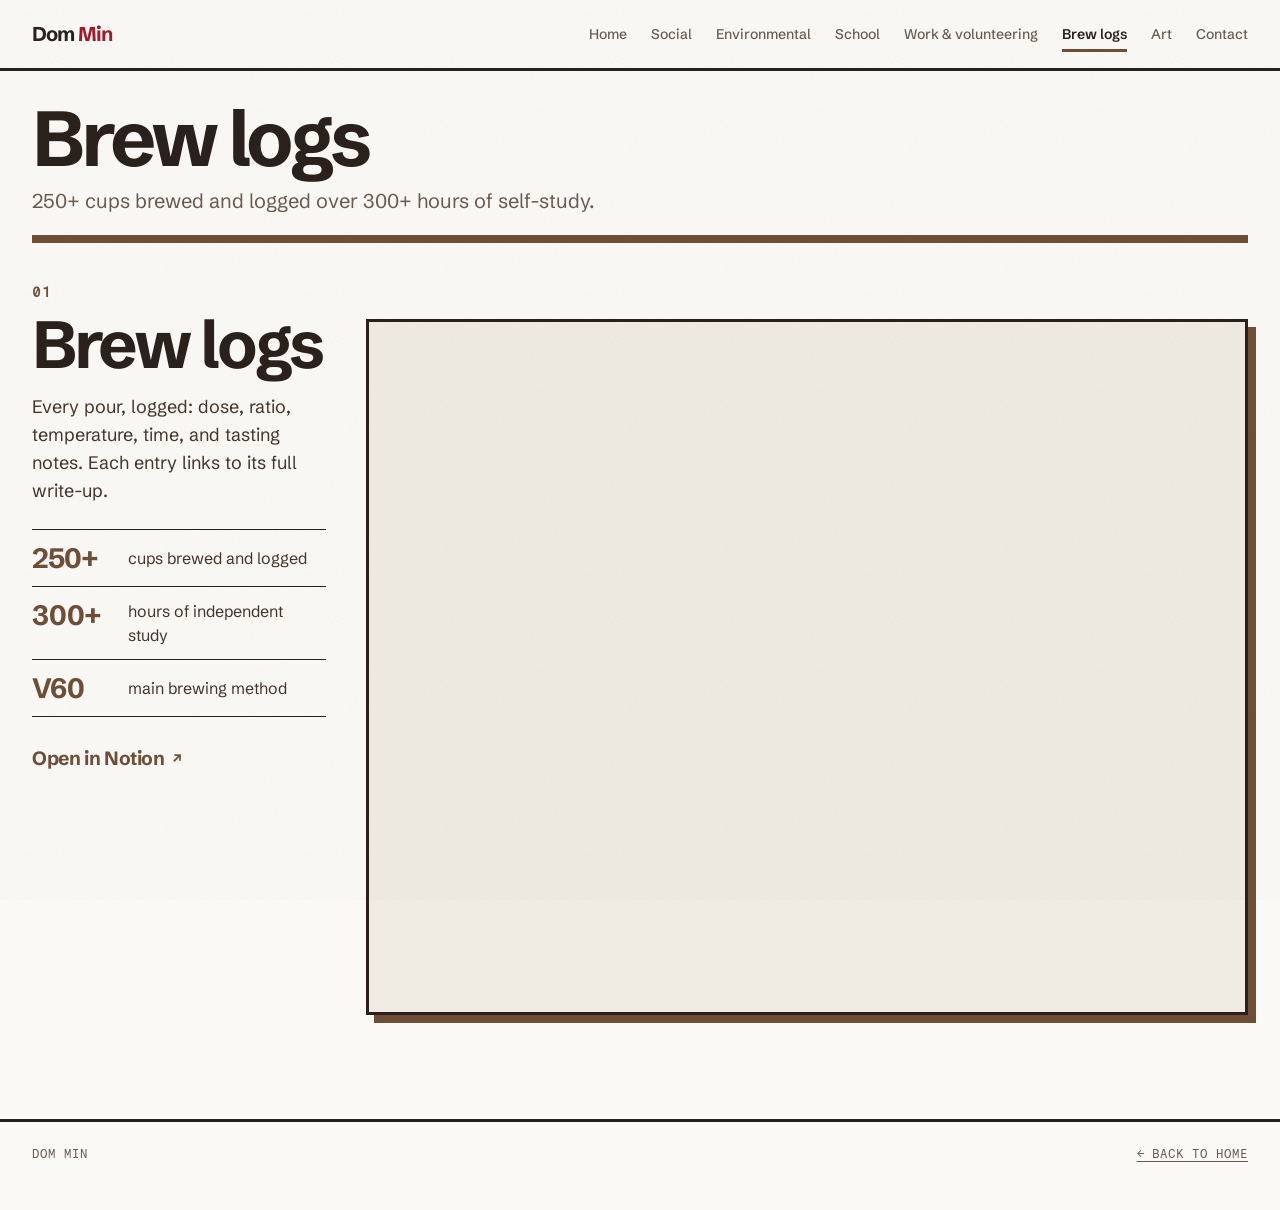
<file: brew-logs.html>
<!doctype html>
<html lang="en">
<head>
<meta charset="utf-8" />
<meta name="viewport" content="width=device-width, initial-scale=1" />
<title>Brew logs · Dom Min</title>
<meta name="description" content="A personal coffee brew log: every pour, logged." />
<link rel="preconnect" href="https://fonts.googleapis.com" />
<link rel="preconnect" href="https://fonts.gstatic.com" crossorigin />
<link href="https://fonts.googleapis.com/css2?family=Schibsted+Grotesk:wght@400;500;600;700&family=Fragment+Mono&display=swap" rel="stylesheet" />
<script>try{var f=sessionStorage.getItem("flood");if(f){sessionStorage.removeItem("flood");document.documentElement.setAttribute("data-flood","");document.documentElement.style.setProperty("--flood",f);}}catch(e){}</script>
<link rel="stylesheet" href="styles.css?v=16" />
<link rel="icon" href="favicon.svg" />
</head>
<body class="t-brew">
<a class="skip" href="#main">Skip to content</a>
<div class="grain"></div>

<header class="site-header">
  <a class="logo" href="/">
    <b>Dom <i>Min</i></b>
  </a>
  <nav class="nav" aria-label="Sections">
    <a href="/">Home</a>
    <a href="/social">Social</a>
    <a href="/environmental">Environmental</a>
    <a href="/school">School</a>
    <a href="/work">Work &amp; volunteering</a>
    <a href="/brew-logs" class="on" aria-current="page">Brew logs</a>
    <a href="/art">Art</a>
    <a href="/contact">Contact</a>
  </nav>
</header>

<main id="main">
  <div class="page-intro">
    <h1>Brew logs</h1>
    <p>250+ cups brewed and logged over 300+ hours of self-study.</p>
  </div>

  <section class="section">
    <div class="log-split">
      <div class="log-side">
        <div class="section-head">
          <h2>Brew logs</h2>
        </div>
        <p>Every pour, logged: dose, ratio, temperature, time, and tasting notes. Each entry links to its full write-up.</p>
        <dl class="facts">
          <div><dt>250+</dt><dd>cups brewed and logged</dd></div>
          <div><dt>300+</dt><dd>hours of independent study</dd></div>
          <div><dt>V60</dt><dd>main brewing method</dd></div>
        </dl>
        <a class="head-link log-link" href="https://debonair-calf-962.notion.site/2879a6bdd77b801fa642e11135b53a3c?v=2879a6bdd77b8056bf15000c204a79fd" target="_blank" rel="noopener">Open in Notion <span aria-hidden="true">↗</span></a>
      </div>
      <div class="embed notion">
        <iframe src="https://debonair-calf-962.notion.site/ebd/2879a6bdd77b801fa642e11135b53a3c?v=2879a6bdd77b8056bf15000c204a79fd" loading="lazy" title="Coffee gallery from Notion"></iframe>
      </div>
    </div>
  </section>
</main>

<footer>
  <span>Dom Min</span>
  <a href="/">← Back to home</a>
</footer>
<script src="reveal.js?v=2" defer></script>
<script src="nav.js?v=3" defer></script>
</body>
</html>
</file>
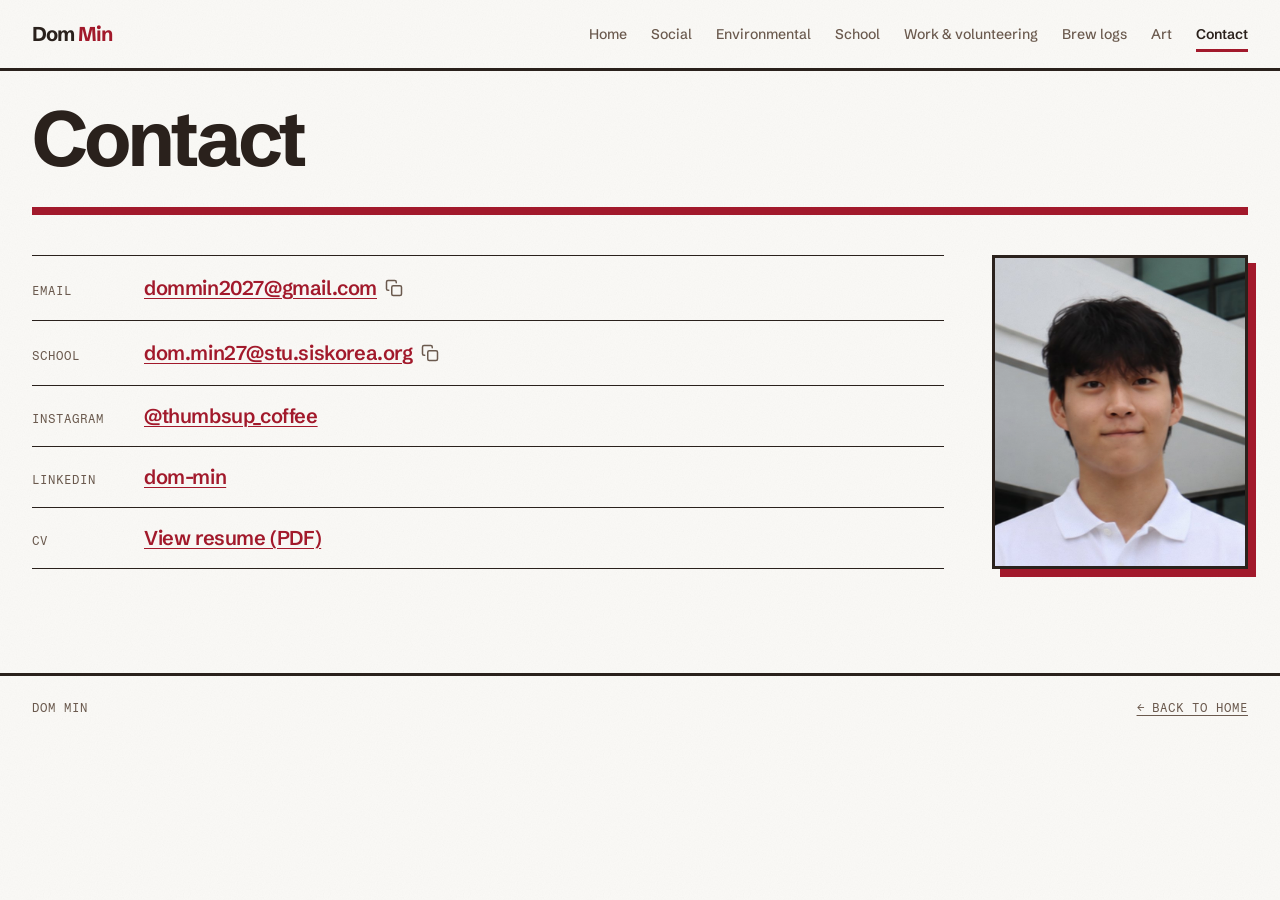
<file: contact.html>
<!doctype html>
<html lang="en">
<head>
<meta charset="utf-8" />
<meta name="viewport" content="width=device-width, initial-scale=1" />
<title>Contact · Dom Min</title>
<meta name="description" content="Get in touch with Dom Min." />
<link rel="icon" href="favicon.svg" />
<link rel="preconnect" href="https://fonts.googleapis.com" />
<link rel="preconnect" href="https://fonts.gstatic.com" crossorigin />
<link href="https://fonts.googleapis.com/css2?family=Schibsted+Grotesk:wght@400;500;600;700&family=Fragment+Mono&display=swap" rel="stylesheet" />
<script>try{var f=sessionStorage.getItem("flood");if(f){sessionStorage.removeItem("flood");document.documentElement.setAttribute("data-flood","");document.documentElement.style.setProperty("--flood",f);}}catch(e){}</script>
<link rel="stylesheet" href="styles.css?v=16" />
</head>
<body>
<a class="skip" href="#main">Skip to content</a>
<div class="grain"></div>

<header class="site-header">
  <a class="logo" href="/">
    <b>Dom <i>Min</i></b>
  </a>
  <nav class="nav" aria-label="Sections">
    <a href="/">Home</a>
    <a href="/social">Social</a>
    <a href="/environmental">Environmental</a>
    <a href="/school">School</a>
    <a href="/work">Work &amp; volunteering</a>
    <a href="/brew-logs">Brew logs</a>
    <a href="/art">Art</a>
    <a href="/contact" class="on" aria-current="page">Contact</a>
  </nav>
</header>

<main id="main">
  <div class="page-intro">
    <h1>Contact</h1>
  </div>

  <section class="section contact-split">
    <ul class="contacts">
      <li><span class="k">Email</span><button type="button" class="copy" data-copy="dommin2027@gmail.com" aria-label="Copy dommin2027@gmail.com"><span class="copy-addr">dommin2027@gmail.com</span><span class="copy-ico" aria-hidden="true"><svg class="i-copy" viewBox="0 0 24 24" fill="none" stroke="currentColor" stroke-width="2" stroke-linecap="round" stroke-linejoin="round"><rect x="9" y="9" width="13" height="13" rx="2"/><path d="M5 15H4a2 2 0 0 1-2-2V4a2 2 0 0 1 2-2h9a2 2 0 0 1 2 2v1"/></svg><svg class="i-check" viewBox="0 0 24 24" fill="none" stroke="currentColor" stroke-width="2.5" stroke-linecap="round" stroke-linejoin="round"><path d="M20 6 9 17l-5-5"/></svg><span class="copy-tip">Copied!</span></span></button></li>
      <li><span class="k">School</span><button type="button" class="copy" data-copy="dom.min27@stu.siskorea.org" aria-label="Copy dom.min27@stu.siskorea.org"><span class="copy-addr">dom.min27@stu.siskorea.org</span><span class="copy-ico" aria-hidden="true"><svg class="i-copy" viewBox="0 0 24 24" fill="none" stroke="currentColor" stroke-width="2" stroke-linecap="round" stroke-linejoin="round"><rect x="9" y="9" width="13" height="13" rx="2"/><path d="M5 15H4a2 2 0 0 1-2-2V4a2 2 0 0 1 2-2h9a2 2 0 0 1 2 2v1"/></svg><svg class="i-check" viewBox="0 0 24 24" fill="none" stroke="currentColor" stroke-width="2.5" stroke-linecap="round" stroke-linejoin="round"><path d="M20 6 9 17l-5-5"/></svg><span class="copy-tip">Copied!</span></span></button></li>
      <li><span class="k">Instagram</span><a href="https://instagram.com/thumbsup_coffee" target="_blank" rel="noopener">@thumbsup_coffee</a></li>
      <li><span class="k">LinkedIn</span><a href="https://www.linkedin.com/in/dom-min-464a31302/" target="_blank" rel="noopener">dom-min</a></li>
      <li><span class="k">CV</span><a href="dom-min-resume.pdf?v=2" target="_blank" rel="noopener">View resume (PDF)</a></li>
    </ul>
    <p class="copy-status" role="status" aria-live="polite"></p>
    <figure class="contact-portrait"><img src="images/portraits/portrait-1.jpg" alt="Portrait of Dom Min"></figure>
  </section>
</main>

<footer>
  <span>Dom Min</span>
  <a href="/">← Back to home</a>
</footer>
<script src="reveal.js?v=2" defer></script>
<script src="nav.js?v=3" defer></script>
<script src="copy.js?v=2" defer></script>
</body>
</html>
</file>
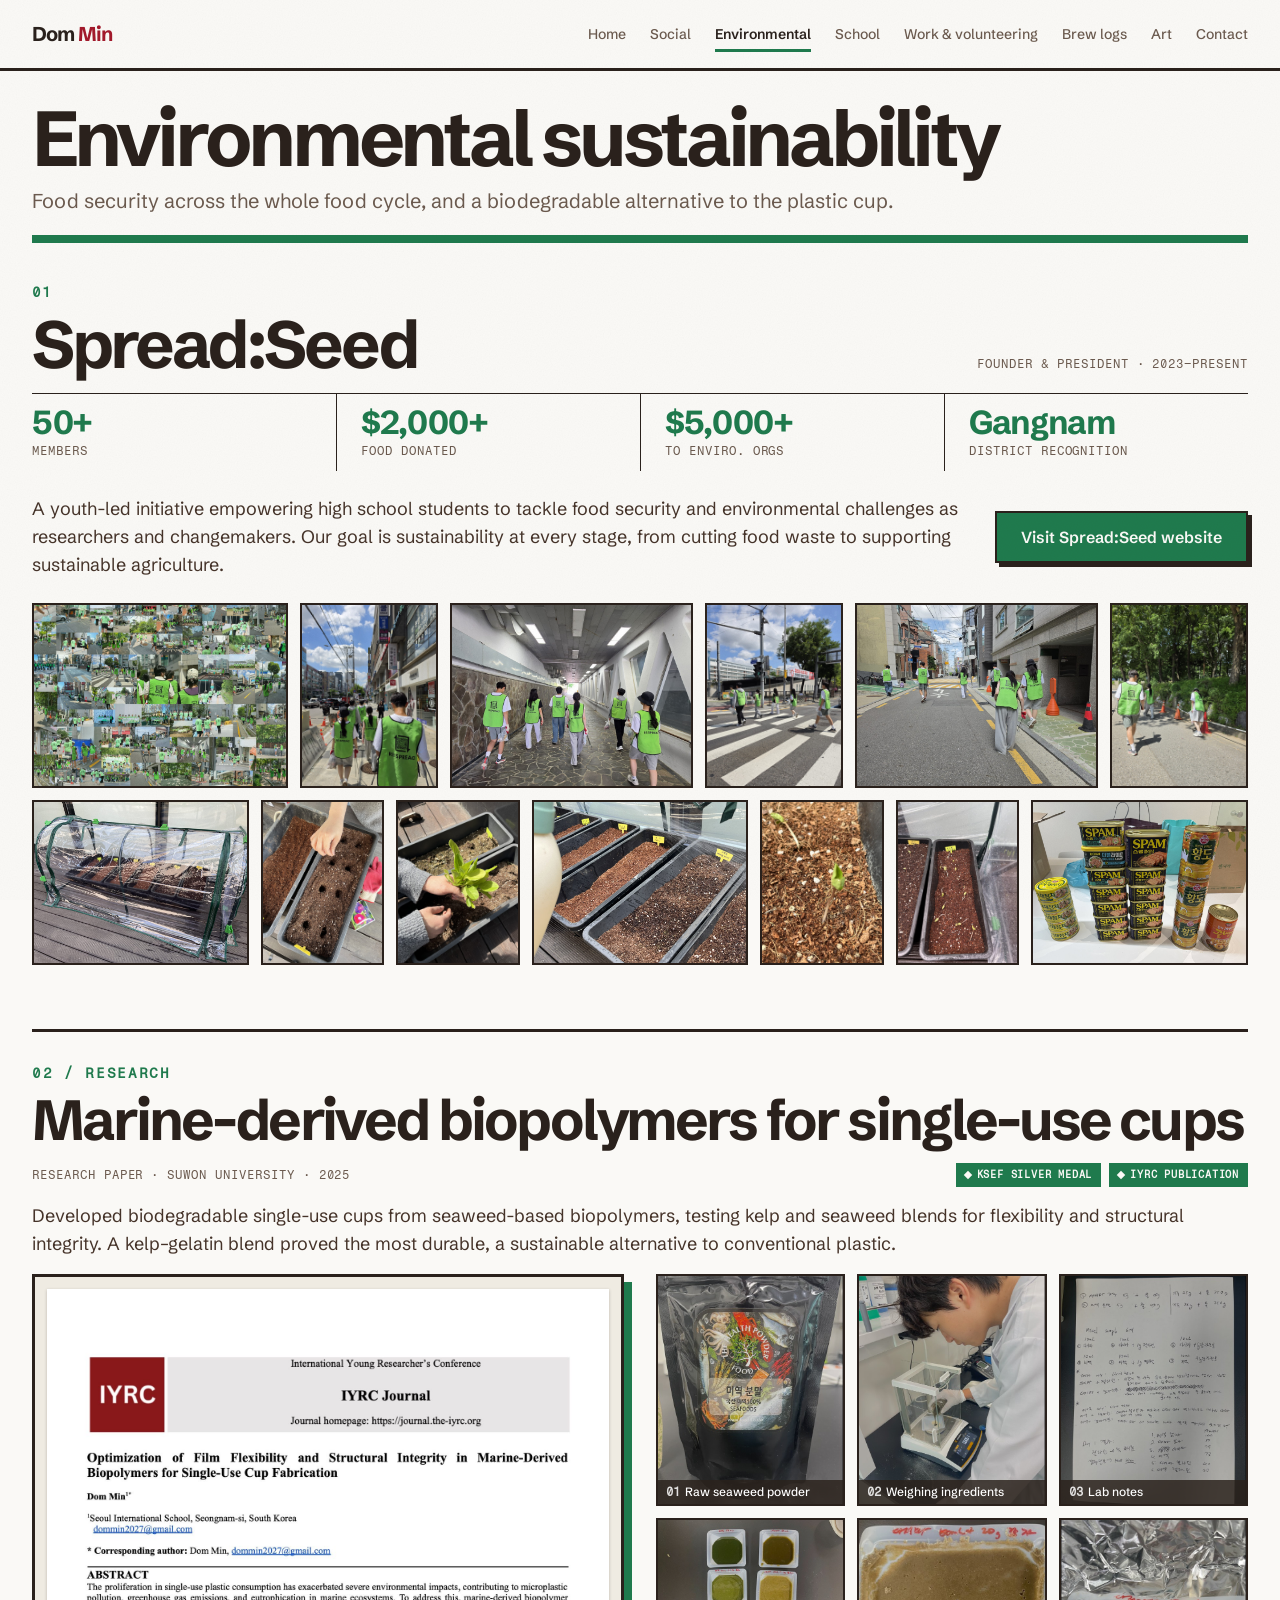
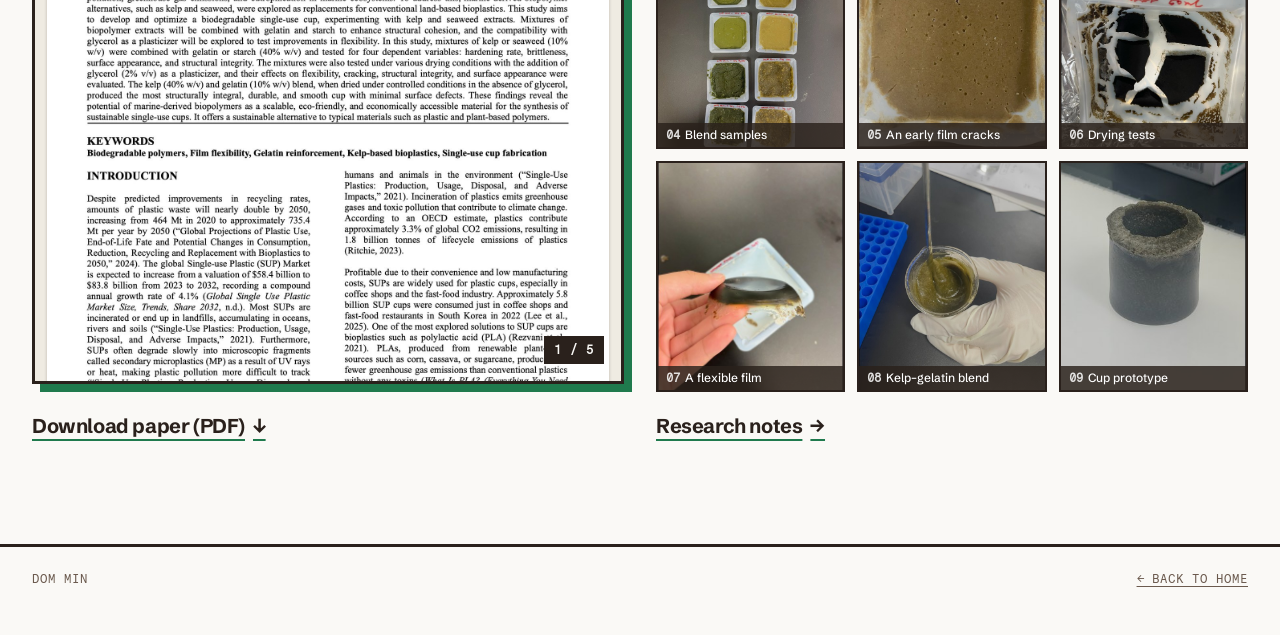
<file: environmental.html>
<!doctype html>
<html lang="en">
<head>
<meta charset="utf-8" />
<meta name="viewport" content="width=device-width, initial-scale=1" />
<title>Environmental sustainability · Dom Min</title>
<meta name="description" content="Spread:Seed nonprofit and marine-derived biopolymer research for single-use cups." />
<link rel="preconnect" href="https://fonts.googleapis.com" />
<link rel="preconnect" href="https://fonts.gstatic.com" crossorigin />
<link href="https://fonts.googleapis.com/css2?family=Schibsted+Grotesk:wght@400;500;600;700&family=Fragment+Mono&display=swap" rel="stylesheet" />
<script>try{var f=sessionStorage.getItem("flood");if(f){sessionStorage.removeItem("flood");document.documentElement.setAttribute("data-flood","");document.documentElement.style.setProperty("--flood",f);}}catch(e){}</script>
<link rel="stylesheet" href="styles.css?v=16" />
<link rel="icon" href="favicon.svg" />
</head>
<body class="t-env">
<a class="skip" href="#main">Skip to content</a>
<div class="grain"></div>

<header class="site-header">
  <a class="logo" href="/">
    <b>Dom <i>Min</i></b>
  </a>
  <nav class="nav" aria-label="Sections">
    <a href="/">Home</a>
    <a href="/social">Social</a>
    <a href="/environmental" class="on" aria-current="page">Environmental</a>
    <a href="/school">School</a>
    <a href="/work">Work &amp; volunteering</a>
    <a href="/brew-logs">Brew logs</a>
    <a href="/art">Art</a>
    <a href="/contact">Contact</a>
  </nav>
</header>

<main id="main">
  <div class="page-intro">
    <h1>Environmental sustainability</h1>
    <p>Food security across the whole food cycle, and a biodegradable alternative to the plastic cup.</p>
  </div>

  <!-- Spread:Seed -->
  <section class="section">
    <div class="section-head">
      <h2>Spread:Seed</h2>
      <span class="role">Founder &amp; President · 2023–present</span>
    </div>
    <div class="numbers">
      <div><div class="n">50+</div><div class="l">members</div></div>
      <div><div class="n">$2,000+</div><div class="l">food donated</div></div>
      <div><div class="n">$5,000+</div><div class="l">to enviro. orgs</div></div>
      <div><div class="n">Gangnam</div><div class="l">district recognition</div></div>
    </div>
    <div class="lede-row">
      <p>A youth-led initiative empowering high school students to tackle food security and environmental challenges as researchers and changemakers. Our goal is sustainability at every stage, from cutting food waste to supporting sustainable agriculture.</p>
      <a class="btn" href="https://respread.org/spreadseed" target="_blank" rel="noopener">Visit Spread:Seed website</a>
    </div>
    <div class="gallery rows">
      <div class="row">
        <figure class="ph" style="--r:1.406"><img src="images/spreadseed/volunteers.jpg" alt="Collage of Spread:Seed volunteers in green vests around the neighborhood" loading="lazy"></figure>
        <figure class="ph" style="--r:0.75"><img src="images/spreadseed/walk-1.jpg" alt="A volunteer in a green Respread vest leading the group down a street" loading="lazy"></figure>
        <figure class="ph" style="--r:1.333"><img src="images/spreadseed/walk-2.jpg" alt="Volunteers walking through a pedestrian tunnel" loading="lazy"></figure>
        <figure class="ph" style="--r:0.75"><img src="images/spreadseed/walk-3.jpg" alt="Volunteers crossing at a crosswalk" loading="lazy"></figure>
        <figure class="ph" style="--r:1.333"><img src="images/spreadseed/walk-4.jpg" alt="Volunteers in green vests walking along a city street" loading="lazy"></figure>
        <figure class="ph" style="--r:0.75"><img src="images/spreadseed/walk-5.jpg" alt="Volunteers walking a tree-lined path" loading="lazy"></figure>
      </div>
      <div class="row">
        <figure class="ph" style="--r:1.333"><img src="images/spreadseed/plant-1.jpg" alt="Planters set up inside a small greenhouse" loading="lazy"></figure>
        <figure class="ph" style="--r:0.75"><img src="images/spreadseed/plant-2.jpg" alt="Sowing seeds into a planter" loading="lazy"></figure>
        <figure class="ph" style="--r:0.75"><img src="images/spreadseed/plant-3.jpg" alt="Transplanting a lettuce seedling" loading="lazy"></figure>
        <figure class="ph" style="--r:1.333"><img src="images/spreadseed/plant-4.jpg" alt="Labeled planters ready for planting" loading="lazy"></figure>
        <figure class="ph" style="--r:0.75"><img src="images/spreadseed/plant-5.jpg" alt="A seedling sprouting through the soil" loading="lazy"></figure>
        <figure class="ph" style="--r:0.75"><img src="images/spreadseed/plant-6.jpg" alt="Rows of seedlings coming up in the planters" loading="lazy"></figure>
        <figure class="ph" style="--r:1.333"><img src="images/spreadseed/food-3.jpg" alt="Spam, canned tuna, and canned peaches donated to a food bank" loading="lazy"></figure>
      </div>
    </div>
  </section>

  <!-- Research -->
  <section class="section">
    <div class="section-head" data-kind="Research">
      <h2 class="fit-line">Marine-derived biopolymers for single-use cups</h2>
      <div class="role-row">
        <span class="role">Research paper · Suwon University · 2025</span>
        <div class="badges">
          <span class="badge">KSEF Silver Medal</span>
          <span class="badge">IYRC Publication</span>
        </div>
      </div>
    </div>
    <p>Developed biodegradable single-use cups from seaweed-based biopolymers, testing kelp and seaweed blends for flexibility and structural integrity. A kelp–gelatin blend proved the most durable, a sustainable alternative to conventional plastic.</p>

    <div class="research-grid">
      <!-- pages are pre-rendered images, not a PDF viewer: embedded viewers grab focus and jump the page -->
      <div class="paper">
        <div class="paper-view">
        <div class="paper-pages" tabindex="0" role="region" aria-label="Research paper, 5 pages">
          <img src="images/research/paper-p1.jpg" alt="Research paper, page 1 of 5">
          <img src="images/research/paper-p2.jpg" alt="Research paper, page 2 of 5" loading="lazy">
          <img src="images/research/paper-p3.jpg" alt="Research paper, page 3 of 5" loading="lazy">
          <img src="images/research/paper-p4.jpg" alt="Research paper, page 4 of 5" loading="lazy">
          <img src="images/research/paper-p5.jpg" alt="Research paper, page 5 of 5" loading="lazy">
        </div>
        <span class="page-count" aria-hidden="true"><b>1</b> / 5</span>
        </div>
        <a class="notes-link notes-link--down" href="research-paper.pdf" download>Download paper (PDF) <span aria-hidden="true">↓</span></a>
      </div>
      <div class="research-side">
        <div class="research-photos">
          <figure class="stage"><img src="images/research/process-1.jpg" alt="A bag of dried seaweed powder, one of the raw materials" loading="lazy"><figcaption><span>01</span> Raw seaweed powder</figcaption></figure>
          <figure class="stage"><img src="images/research/process-2.jpg" alt="Dom weighing a sample on the lab balance" loading="lazy"><figcaption><span>02</span> Weighing ingredients</figcaption></figure>
          <figure class="stage"><img src="images/research/process-3.jpg" alt="A handwritten page of blend ratios and results" loading="lazy"><figcaption><span>03</span> Lab notes</figcaption></figure>
          <figure class="stage"><img src="images/research/process-4.jpg" alt="Ten trays of kelp and seaweed blends at different ratios" loading="lazy"><figcaption><span>04</span> Blend samples</figcaption></figure>
          <figure class="stage"><img src="images/research/process-5.jpg" alt="A dried test film that cracked apart" loading="lazy"><figcaption><span>05</span> An early film cracks</figcaption></figure>
          <figure class="stage"><img src="images/research/process-6.jpg" alt="A film breaking into pieces on foil during drying" loading="lazy"><figcaption><span>06</span> Drying tests</figcaption></figure>
          <figure class="stage"><img src="images/research/process-7.jpg" alt="A thin, flexible test film being bent by hand" loading="lazy"><figcaption><span>07</span> A flexible film</figcaption></figure>
          <figure class="stage"><img src="images/research/process-8.jpg" alt="Stirring the kelp–gelatin blend in a beaker" loading="lazy"><figcaption><span>08</span> Kelp–gelatin blend</figcaption></figure>
          <figure class="stage"><img src="images/research/process-9.jpg" alt="The finished seaweed-based cup prototype" loading="lazy"><figcaption><span>09</span> Cup prototype</figcaption></figure>
        </div>
        <a class="notes-link" href="research-notes.pdf" target="_blank" rel="noopener">Research notes <span aria-hidden="true">→</span></a>
      </div>
    </div>
  </section>
</main>

<footer>
  <span>Dom Min</span>
  <a href="/">← Back to home</a>
</footer>
<script src="reveal.js?v=2" defer></script>
<script src="nav.js?v=3" defer></script>
<script>
// page counter on the paper preview: the page crossing the middle of the viewer is the current one
(function(){
  var box=document.querySelector('.paper-pages'),n=document.querySelector('.page-count b');
  if(!box||!n)return;
  var pages=box.querySelectorAll('img');
  function update(){
    var mid=box.scrollTop+box.clientHeight/2,cur=1;
    pages.forEach(function(p,i){if(p.offsetTop<=mid)cur=i+1;});
    if(box.scrollTop+box.clientHeight>=box.scrollHeight-2)cur=pages.length;
    n.textContent=cur;
  }
  box.addEventListener('scroll',update,{passive:true});
  window.addEventListener('resize',update);
  update();
})();
</script>
</body>
</html>
</file>
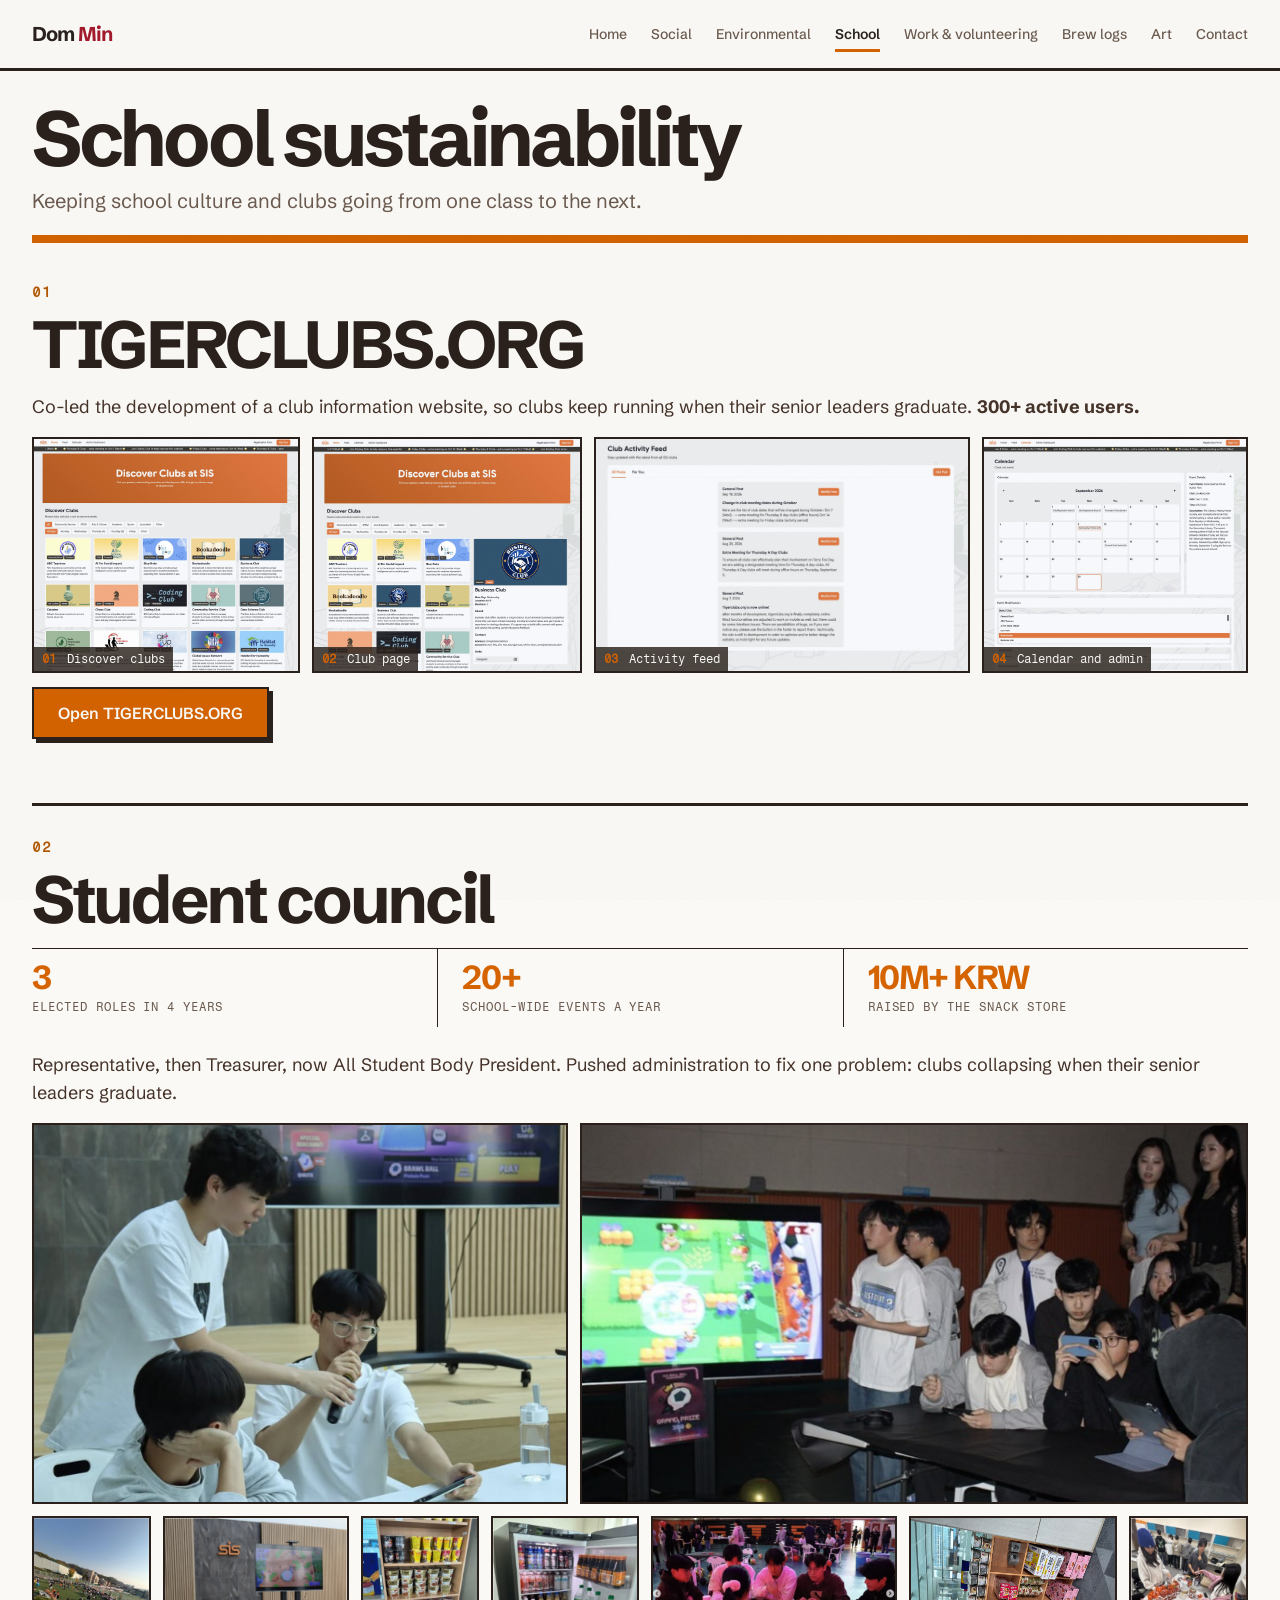
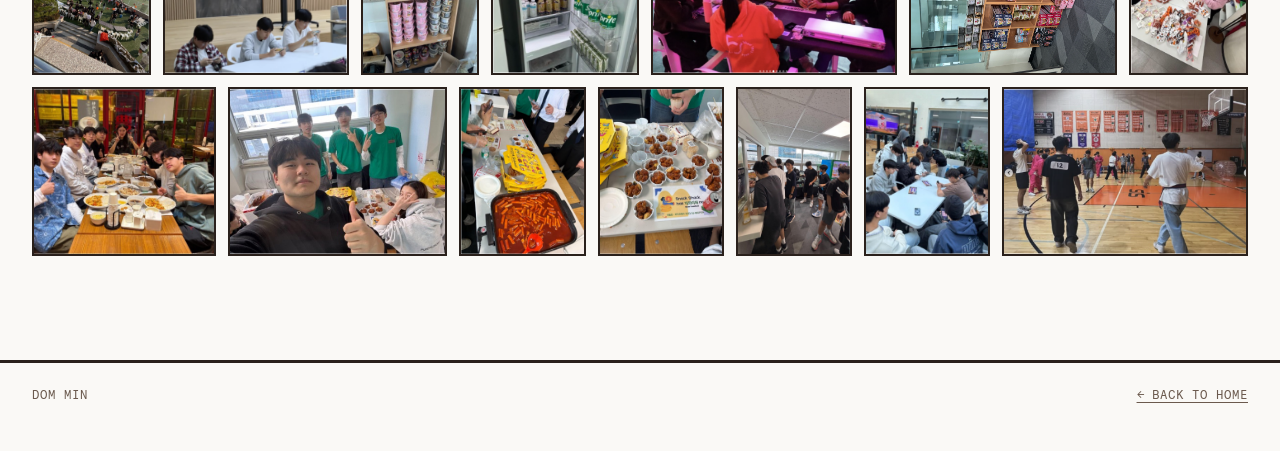
<file: school.html>
<!doctype html>
<html lang="en">
<head>
<meta charset="utf-8" />
<meta name="viewport" content="width=device-width, initial-scale=1" />
<title>School sustainability · Dom Min</title>
<meta name="description" content="TIGERCLUBS.ORG and Student council: keeping school clubs and leadership running." />
<link rel="preconnect" href="https://fonts.googleapis.com" />
<link rel="preconnect" href="https://fonts.gstatic.com" crossorigin />
<link href="https://fonts.googleapis.com/css2?family=Schibsted+Grotesk:wght@400;500;600;700&family=Fragment+Mono&display=swap" rel="stylesheet" />
<script>try{var f=sessionStorage.getItem("flood");if(f){sessionStorage.removeItem("flood");document.documentElement.setAttribute("data-flood","");document.documentElement.style.setProperty("--flood",f);}}catch(e){}</script>
<link rel="stylesheet" href="styles.css?v=16" />
<link rel="icon" href="favicon.svg" />
</head>
<body class="t-school">
<a class="skip" href="#main">Skip to content</a>
<div class="grain"></div>

<header class="site-header">
  <a class="logo" href="/">
    <b>Dom <i>Min</i></b>
  </a>
  <nav class="nav" aria-label="Sections">
    <a href="/">Home</a>
    <a href="/social">Social</a>
    <a href="/environmental">Environmental</a>
    <a href="/school" class="on" aria-current="page">School</a>
    <a href="/work">Work &amp; volunteering</a>
    <a href="/brew-logs">Brew logs</a>
    <a href="/art">Art</a>
    <a href="/contact">Contact</a>
  </nav>
</header>

<main id="main">
  <div class="page-intro">
    <h1>School sustainability</h1>
    <p>Keeping school culture and clubs going from one class to the next.</p>
  </div>

  <section class="section">
    <div class="section-head">
      <h2>TIGERCLUBS.ORG</h2>
    </div>
    <p>Co-led the development of a club information website, so clubs keep running when their senior leaders graduate. <b>300+ active users.</b></p>
    <div class="gallery rows captioned">
      <div class="row">
        <a class="ph" style="--r:1.139" href="images/school/discover.jpg" target="_blank" rel="noopener"><img src="images/school/discover.jpg" alt="TIGERCLUBS.ORG homepage: every club as a card, filterable by category and meeting day" loading="lazy"><span class="fc"><b>01</b> Discover clubs</span></a>
        <a class="ph" style="--r:1.144" href="images/school/club.jpg" target="_blank" rel="noopener"><img src="images/school/club.jpg" alt="A club page with meeting day, location, advisor, and executives" loading="lazy"><span class="fc"><b>02</b> Club page</span></a>
        <a class="ph" style="--r:1.605" href="images/school/feed.jpg" target="_blank" rel="noopener"><img src="images/school/feed.jpg" alt="The club activity feed with posts and schedule changes" loading="lazy"><span class="fc"><b>03</b> Activity feed</span></a>
        <a class="ph" style="--r:1.129" href="images/school/calendar.jpg" target="_blank" rel="noopener"><img src="images/school/calendar.jpg" alt="The shared club calendar with the admin event editor" loading="lazy"><span class="fc"><b>04</b> Calendar and admin</span></a>
      </div>
    </div>
    <div class="btn-row" style="margin-top:14px;">
      <a class="btn" href="https://tigerclubs.org" target="_blank" rel="noopener">Open TIGERCLUBS.ORG</a>
    </div>
  </section>

  <section class="section">
    <div class="section-head"><h2>Student council</h2></div>
    <div class="numbers">
      <div><div class="n">3</div><div class="l">elected roles in 4 years</div></div>
      <div><div class="n">20+</div><div class="l">school-wide events a year</div></div>
      <div><div class="n">10M+ KRW</div><div class="l">raised by the snack store</div></div>
    </div>
    <p>Representative, then Treasurer, now All Student Body President. Pushed administration to fix one problem: clubs collapsing when their senior leaders graduate.</p>
    <div class="gallery rows">
      <div class="row">
        <figure class="ph" style="--r:1.406"><img src="images/council/15.jpg" alt="Players at the student council Brawl Stars tournament" loading="lazy"></figure>
        <figure class="ph" style="--r:1.752"><img src="images/council/16.jpg" alt="Students crowding around the big screen at the student council Brawl Stars tournament" loading="lazy"></figure>
      </div>
      <div class="row">
        <figure class="ph" style="--r:0.749"><img src="images/council/01.jpg" alt="Student council" loading="lazy"></figure>
        <figure class="ph" style="--r:1.186"><img src="images/council/02.png" alt="Student council" loading="lazy"></figure>
        <figure class="ph" style="--r:0.749"><img src="images/council/03.jpg" alt="Student council" loading="lazy"></figure>
        <figure class="ph" style="--r:0.937"><img src="images/council/04.jpg" alt="Student council" loading="lazy"></figure>
        <figure class="ph" style="--r:1.579"><img src="images/council/12.png" alt="Student council" loading="lazy"></figure>
        <figure class="ph" style="--r:1.333"><img src="images/council/06.jpg" alt="Student council" loading="lazy"></figure>
        <figure class="ph" style="--r:0.750"><img src="images/council/07.jpg" alt="Student council" loading="lazy"></figure>
      </div>
      <div class="row">
        <figure class="ph" style="--r:1.100"><img src="images/council/08.jpg" alt="Student council" loading="lazy"></figure>
        <figure class="ph" style="--r:1.323"><img src="images/council/09.jpg" alt="Student council" loading="lazy"></figure>
        <figure class="ph" style="--r:0.751"><img src="images/council/10.jpg" alt="Student council" loading="lazy"></figure>
        <figure class="ph" style="--r:0.748"><img src="images/council/11.jpg" alt="Student council" loading="lazy"></figure>
        <figure class="ph" style="--r:0.684"><img src="images/council/05.jpg" alt="Student council" loading="lazy"></figure>
        <figure class="ph" style="--r:0.750"><img src="images/council/13.jpg" alt="Student council" loading="lazy"></figure>
        <figure class="ph" style="--r:1.483"><img src="images/council/14.png" alt="Student council" loading="lazy"></figure>
      </div>
    </div>
  </section>
</main>

<footer>
  <span>Dom Min</span>
  <a href="/">← Back to home</a>
</footer>
<script src="reveal.js?v=2" defer></script>
<script src="nav.js?v=3" defer></script>
</body>
</html>
</file>
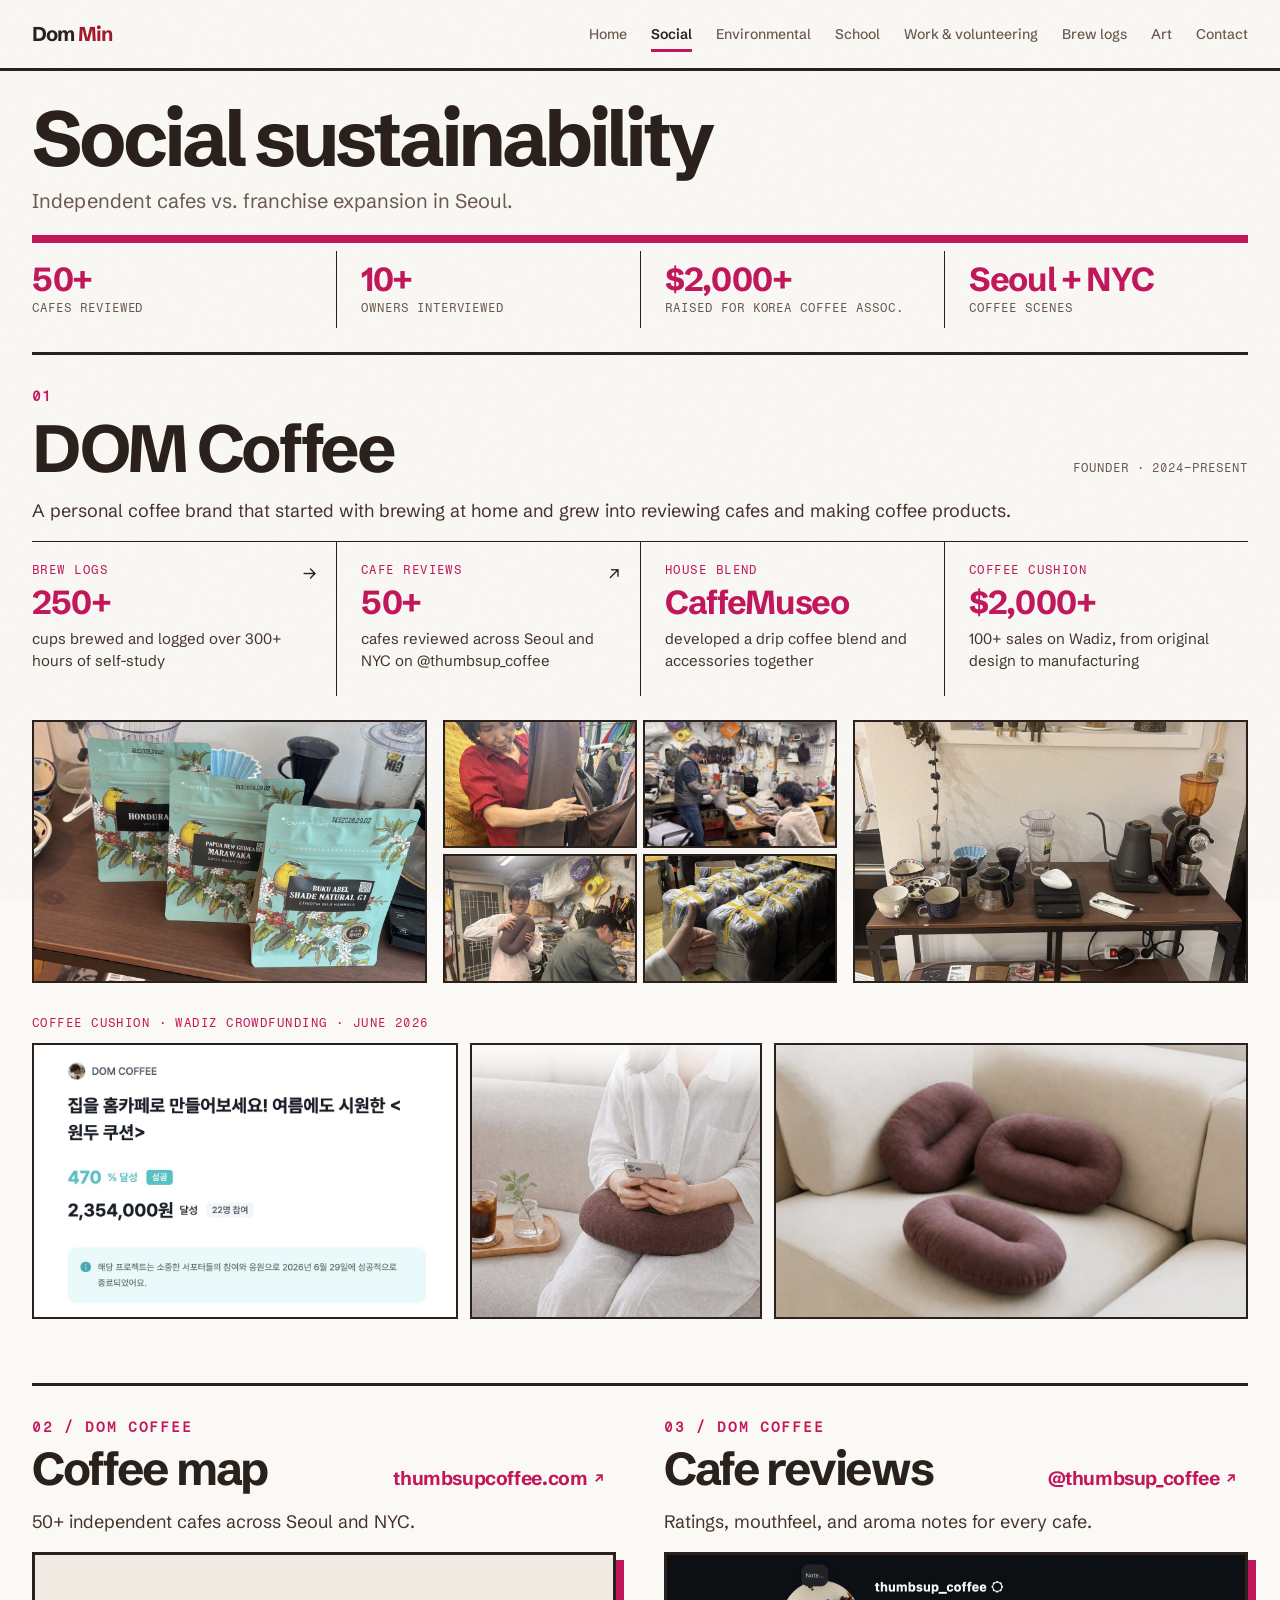
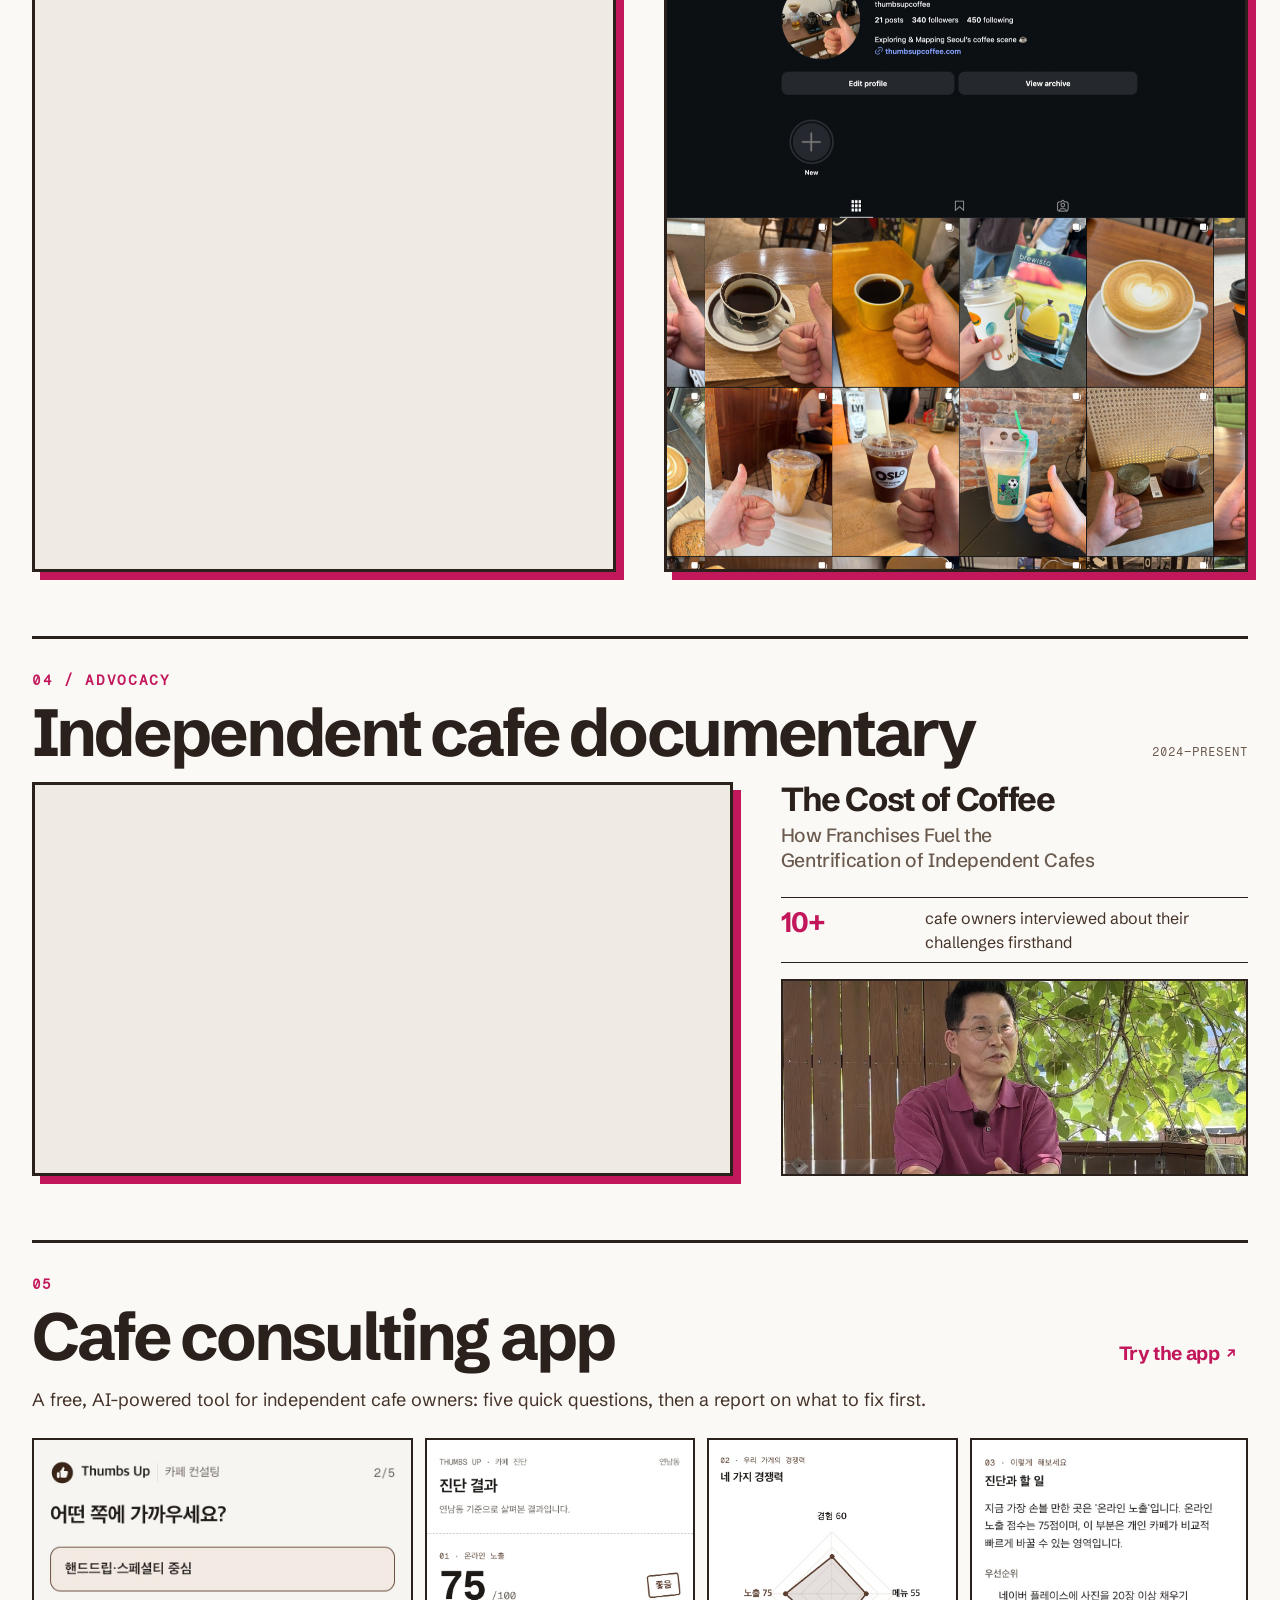
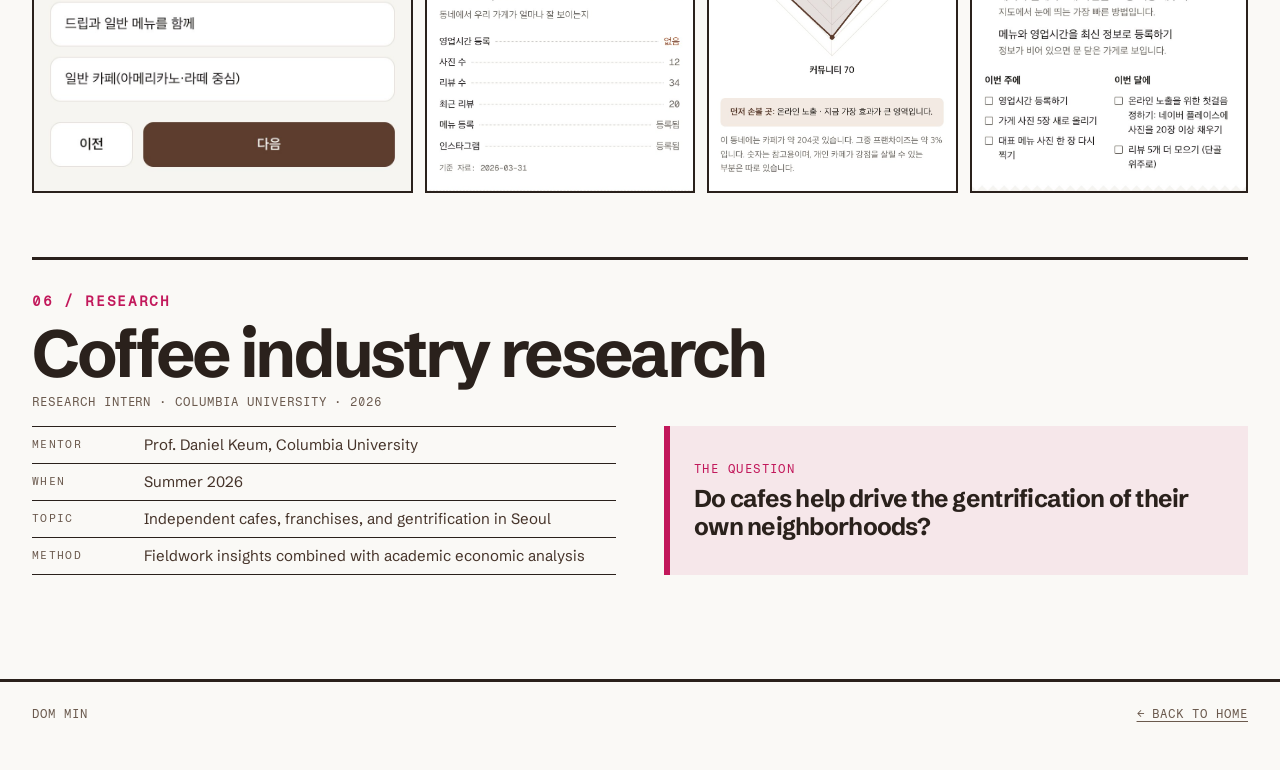
<file: social.html>
<!doctype html>
<html lang="en">
<head>
<meta charset="utf-8" />
<meta name="viewport" content="width=device-width, initial-scale=1" />
<title>Social sustainability · Dom Min</title>
<meta name="description" content="Independent cafes vs. franchise expansion in Seoul: a coffee map, reviews, and a free consulting app." />
<link rel="preconnect" href="https://fonts.googleapis.com" />
<link rel="preconnect" href="https://fonts.gstatic.com" crossorigin />
<link href="https://fonts.googleapis.com/css2?family=Schibsted+Grotesk:wght@400;500;600;700&family=Fragment+Mono&display=swap" rel="stylesheet" />
<script>try{var f=sessionStorage.getItem("flood");if(f){sessionStorage.removeItem("flood");document.documentElement.setAttribute("data-flood","");document.documentElement.style.setProperty("--flood",f);}}catch(e){}</script>
<link rel="stylesheet" href="styles.css?v=16" />
<link rel="icon" href="favicon.svg" />
</head>
<body class="t-social">
<a class="skip" href="#main">Skip to content</a>
<div class="grain"></div>

<header class="site-header">
  <a class="logo" href="/">
    <b>Dom <i>Min</i></b>
  </a>
  <nav class="nav" aria-label="Sections">
    <a href="/">Home</a>
    <a href="/social" class="on" aria-current="page">Social</a>
    <a href="/environmental">Environmental</a>
    <a href="/school">School</a>
    <a href="/work">Work &amp; volunteering</a>
    <a href="/brew-logs">Brew logs</a>
    <a href="/art">Art</a>
    <a href="/contact">Contact</a>
  </nav>
</header>

<main id="main">
  <div class="page-intro">
    <h1>Social sustainability</h1>
    <p>Independent cafes vs. franchise expansion in Seoul.</p>
  </div>

  <div class="numbers">
    <div><div class="n">50+</div><div class="l">cafes reviewed</div></div>
    <div><div class="n">10+</div><div class="l">owners interviewed</div></div>
    <div><div class="n">$2,000+</div><div class="l">raised for Korea Coffee Assoc.</div></div>
    <div><div class="n">Seoul + NYC</div><div class="l">coffee scenes</div></div>
  </div>

  <!-- DOM Coffee: the umbrella for the brew log, reviews, blend, and cushion -->
  <section class="section">
    <div class="section-head">
      <h2>DOM Coffee</h2>
      <span class="role">Founder · 2024–present</span>
    </div>
    <p>A personal coffee brand that started with brewing at home and grew into reviewing cafes and making coffee products.</p>
    <div class="parts">
      <a class="part" href="/brew-logs">
        <span class="part-k">Brew logs</span>
        <span class="part-n">250+</span>
        <span class="part-l">cups brewed and logged over 300+ hours of self-study</span>
        <span class="part-go" aria-hidden="true">→</span>
      </a>
      <a class="part" href="https://instagram.com/thumbsup_coffee" target="_blank" rel="noopener">
        <span class="part-k">Cafe reviews</span>
        <span class="part-n">50+</span>
        <span class="part-l">cafes reviewed across Seoul and NYC on @thumbsup_coffee</span>
        <span class="part-go" aria-hidden="true">↗</span>
      </a>
      <div class="part">
        <span class="part-k">House blend</span>
        <span class="part-n">CaffeMuseo</span>
        <span class="part-l">developed a drip coffee blend and accessories together</span>
      </div>
      <div class="part">
        <span class="part-k">Coffee cushion</span>
        <span class="part-n">$2,000+</span>
        <span class="part-l">100+ sales on Wadiz, from original design to manufacturing</span>
      </div>
    </div>
    <div class="gallery thirds slots">
      <figure class="ph"><img src="images/dom-coffee/blend.jpg" alt="Three CaffeMuseo coffee bags: Honduras, Papua New Guinea Marawaka decaf, and Buku Abel Ethiopia" loading="lazy" style="object-position:50% 62%"></figure>
      <div class="quad" role="group" aria-label="Making the coffee cushion">
        <figure class="ph"><img src="images/cushion/02.jpg" alt="Choosing fabric for the coffee cushion" loading="lazy" style="object-position:50% 12%"></figure>
        <figure class="ph"><img src="images/cushion/01.jpg" alt="Working on the design at the sewing workshop" loading="lazy"></figure>
        <figure class="ph"><img src="images/cushion/03.jpg" alt="Dom holding a coffee bean cushion prototype at the sewing workshop" loading="lazy" style="object-position:30% 50%"></figure>
        <figure class="ph"><img src="images/cushion/04.jpg" alt="The finished batch of cushions packed for shipping, with a thumbs up" loading="lazy" style="object-position:50% 70%"></figure>
      </div>
      <figure class="ph"><img src="images/dom-coffee/home-setup.jpg" alt="Home brewing setup: pour-over drippers, gooseneck kettle, scale, and grinder on a wooden shelf" loading="lazy" style="object-position:50% 60%"></figure>
    </div>
    <p class="row-kick">Coffee cushion · Wadiz crowdfunding · June 2026</p>
    <div class="gallery rows cushion-wadiz">
      <div class="row">
        <figure class="ph" style="--r:1.547"><img src="images/cushion/wadiz-result.jpg" alt="Wadiz project page for the DOM COFFEE coffee bean cushion: 470% funded, 2,354,000 won from 22 backers, closed successfully on June 29, 2026" loading="lazy"></figure>
        <figure class="ph" style="--r:1.059"><img src="images/cushion/wadiz-product-1.jpg" alt="Product photo: the coffee bean cushion on a lap on the sofa" loading="lazy"></figure>
        <figure class="ph" style="--r:1.724"><img src="images/cushion/wadiz-product-2.jpg" alt="Product photo: three coffee bean cushions on a sofa" loading="lazy" style="object-position:50% 40%"></figure>
      </div>
    </div>
  </section>

  <!-- Coffee map + Cafe reviews, side by side on computers -->
  <section class="section">
    <div class="duo">
      <div class="duo-col">
        <div class="section-head" data-kind="DOM Coffee">
          <h2>Coffee map</h2>
          <a class="head-link" href="https://www.thumbsupcoffee.com/" target="_blank" rel="noopener">thumbsupcoffee.com <span aria-hidden="true">↗</span></a>
        </div>
        <p class="one-line">50+ independent cafes across Seoul and NYC.</p>
        <div class="embed map duo-media">
          <iframe src="https://chongmindev.github.io/thumbsup-coffee-map/" loading="lazy" title="Coffee map"></iframe>
        </div>
      </div>
      <div class="duo-col">
        <div class="section-head" data-kind="DOM Coffee">
          <h2>Cafe reviews</h2>
          <a class="head-link" href="https://instagram.com/thumbsup_coffee" target="_blank" rel="noopener">@thumbsup_coffee <span aria-hidden="true">↗</span></a>
        </div>
        <p class="one-line">Ratings, mouthfeel, and aroma notes for every cafe.</p>
        <a class="ig-shot duo-media" href="https://instagram.com/thumbsup_coffee" target="_blank" rel="noopener">
          <figure class="ph"><img src="images/instagram/01.png" alt="The @thumbsup_coffee Instagram grid of cafe reviews" loading="lazy"></figure>
        </a>
      </div>
    </div>
  </section>

  <!-- Documentary -->
  <section class="section">
    <div class="section-head" data-kind="Advocacy">
      <h2>Independent cafe documentary</h2>
      <span class="role">2024–present</span>
    </div>
    <div class="advocacy">
      <figure class="advocacy-film">
        <div class="embed video"><iframe src="https://www.youtube-nocookie.com/embed/FD6rSHCWjaY" title="The Cost of Coffee: How Franchises Fuel the Gentrification of Independent Cafes" loading="lazy" allow="accelerometer; autoplay; clipboard-write; encrypted-media; gyroscope; picture-in-picture; web-share" referrerpolicy="strict-origin-when-cross-origin" allowfullscreen></iframe></div>
      </figure>
      <div class="advocacy-txt">
        <h3>The Cost of Coffee<span class="doc-sub">How Franchises Fuel the Gentrification of Independent Cafes</span></h3>
        <dl class="facts">
          <div><dt>10+</dt><dd>cafe owners interviewed about their challenges firsthand</dd></div>
        </dl>
        <div class="gallery slots">
          <figure class="ph"><img src="images/advocacy/owner-interview.jpg" alt="Interview with the owner of Marah Coffee Roasters, subtitled 'It’s easy to fail if the coffee shop is run only with passion.'" loading="lazy"></figure>
        </div>
      </div>
    </div>
  </section>

  <!-- Consulting app -->
  <section class="section">
    <div class="section-head">
      <h2>Cafe consulting app</h2>
      <a class="head-link" href="https://thumbsupcoffee.vercel.app" target="_blank" rel="noopener">Try the app <span aria-hidden="true">↗</span></a>
    </div>
    <p class="app-line">A free, AI-powered tool for independent cafe owners: five quick questions, then a report on what to fix first.</p>
    <div class="gallery rows app-shots">
      <div class="row">
        <figure class="ph" style="--r:1.078"><img src="images/consulting/questionnaire.jpg" alt="Consulting app question: what kind of cafe is it" loading="lazy"></figure>
        <figure class="ph" style="--r:0.760"><img src="images/consulting/report-score.jpg" alt="Report receipt: online exposure score of 75 out of 100 with each listing checked" loading="lazy"></figure>
        <figure class="ph" style="--r:0.707"><img src="images/consulting/report-radar.jpg" alt="Report receipt: four-axis competitiveness radar and the area to fix first" loading="lazy"></figure>
        <figure class="ph" style="--r:0.784"><img src="images/consulting/report-actions.jpg" alt="Report receipt: priorities and checkbox to-dos for this week and this month" loading="lazy"></figure>
      </div>
    </div>
  </section>

  <!-- Research -->
  <section class="section">
    <div class="section-head section-head--stack" data-kind="Research">
      <h2>Coffee industry research</h2>
      <span class="role">Research intern · Columbia University · 2026</span>
    </div>
    <div class="research-q">
      <dl class="facts facts--rows">
        <div><dt>Mentor</dt><dd>Prof. Daniel Keum, Columbia University</dd></div>
        <div><dt>When</dt><dd>Summer 2026</dd></div>
        <div><dt>Topic</dt><dd>Independent cafes, franchises, and gentrification in Seoul</dd></div>
        <div><dt>Method</dt><dd>Fieldwork insights combined with academic economic analysis</dd></div>
      </dl>
      <blockquote><span>The question</span>Do cafes help drive the gentrification of their own neighborhoods?</blockquote>
    </div>
  </section>
</main>

<footer>
  <span>Dom Min</span>
  <a href="/">← Back to home</a>
</footer>
<script src="reveal.js?v=2" defer></script>
<script src="nav.js?v=3" defer></script>
</body>
</html>
</file>
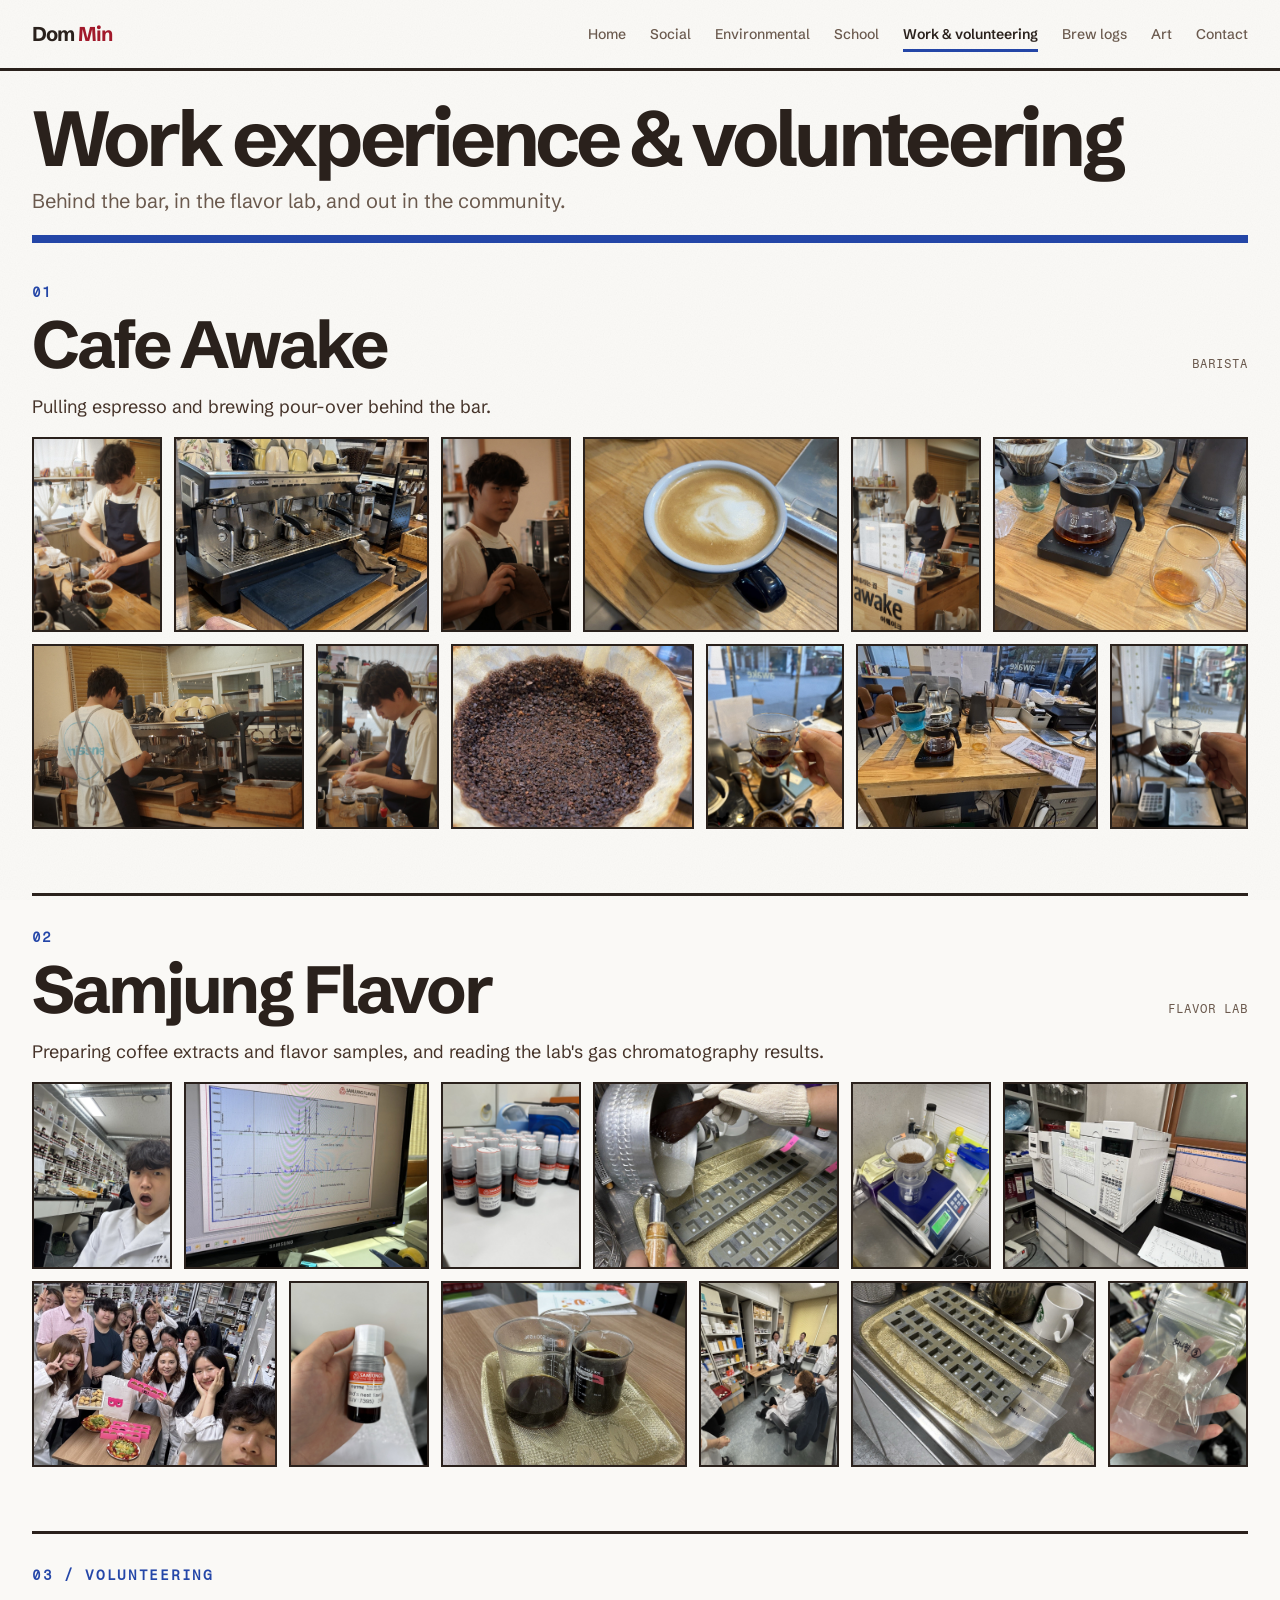
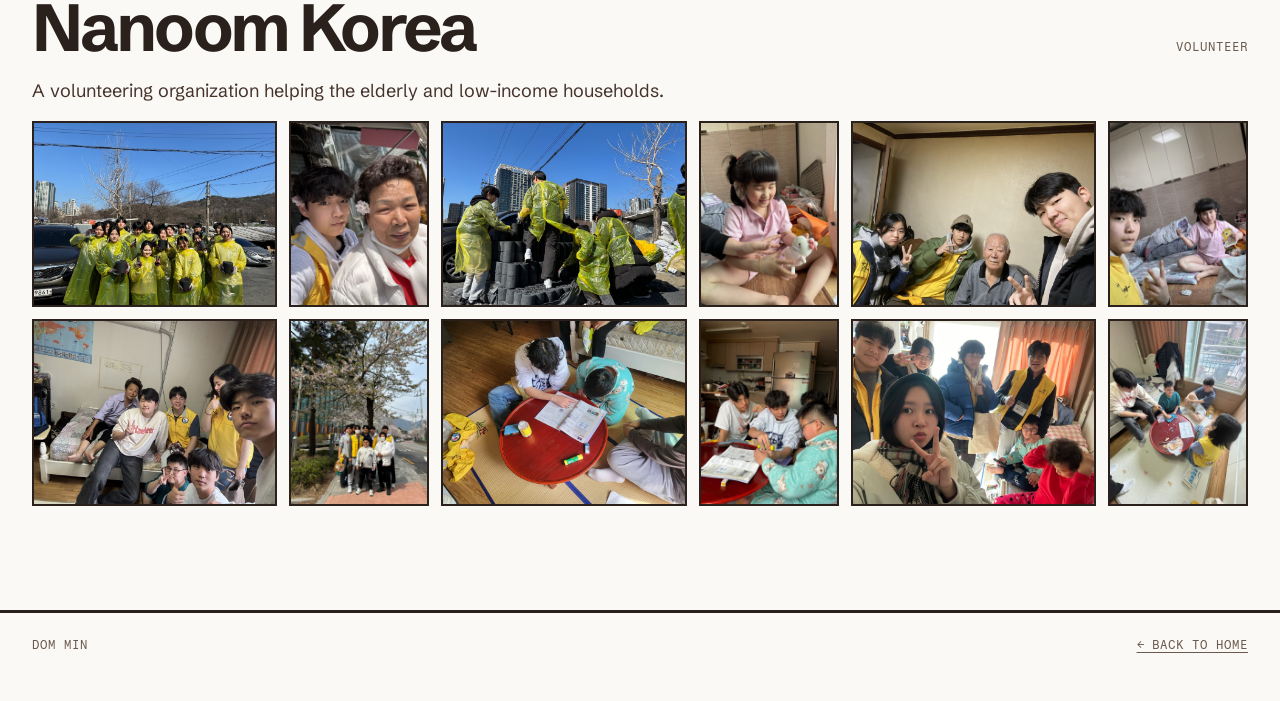
<file: work.html>
<!doctype html>
<html lang="en">
<head>
<meta charset="utf-8" />
<meta name="viewport" content="width=device-width, initial-scale=1" />
<title>Work &amp; volunteering · Dom Min</title>
<meta name="description" content="Barista work at Cafe Awake, flavor lab work at Samjung Flavor, and volunteering with Nanoom Korea." />
<link rel="preconnect" href="https://fonts.googleapis.com" />
<link rel="preconnect" href="https://fonts.gstatic.com" crossorigin />
<link href="https://fonts.googleapis.com/css2?family=Schibsted+Grotesk:wght@400;500;600;700&family=Fragment+Mono&display=swap" rel="stylesheet" />
<script>try{var f=sessionStorage.getItem("flood");if(f){sessionStorage.removeItem("flood");document.documentElement.setAttribute("data-flood","");document.documentElement.style.setProperty("--flood",f);}}catch(e){}</script>
<link rel="stylesheet" href="styles.css?v=16" />
<link rel="icon" href="favicon.svg" />
</head>
<body class="t-work">
<a class="skip" href="#main">Skip to content</a>
<div class="grain"></div>

<header class="site-header">
  <a class="logo" href="/">
    <b>Dom <i>Min</i></b>
  </a>
  <nav class="nav" aria-label="Sections">
    <a href="/">Home</a>
    <a href="/social">Social</a>
    <a href="/environmental">Environmental</a>
    <a href="/school">School</a>
    <a href="/work" class="on" aria-current="page">Work &amp; volunteering</a>
    <a href="/brew-logs">Brew logs</a>
    <a href="/art">Art</a>
    <a href="/contact">Contact</a>
  </nav>
</header>

<main id="main">
  <div class="page-intro">
    <h1>Work experience &amp; volunteering</h1>
    <p>Behind the bar, in the flavor lab, and out in the community.</p>
  </div>

  <section class="section">
    <div class="section-head"><h2>Cafe Awake</h2><span class="role">Barista</span></div>
    <p>Pulling espresso and brewing pour-over behind the bar.</p>
    <div class="gallery rows">
      <div class="row">
        <figure class="ph" style="--r:0.667"><img src="images/awake/13.jpg" alt="Dom brewing pour-over at Cafe Awake" loading="lazy"></figure>
        <figure class="ph" style="--r:1.333"><img src="images/awake/03.jpg" alt="The espresso machine at Cafe Awake" loading="lazy"></figure>
        <figure class="ph" style="--r:0.667"><img src="images/awake/17.jpg" alt="Dom behind the bar" loading="lazy"></figure>
        <figure class="ph" style="--r:1.333"><img src="images/awake/01.jpg" alt="A latte with latte art" loading="lazy"></figure>
        <figure class="ph" style="--r:0.667"><img src="images/awake/14.jpg" alt="Dom at the Cafe Awake counter" loading="lazy"></figure>
        <figure class="ph" style="--r:1.333"><img src="images/awake/05.jpg" alt="Pour-over brewing setup" loading="lazy"></figure>
      </div>
      <div class="row">
        <figure class="ph" style="--r:1.5"><img src="images/awake/16.jpg" alt="Dom pulling espresso" loading="lazy"></figure>
        <figure class="ph" style="--r:0.667"><img src="images/awake/18.jpg" alt="Dom pouring a filter" loading="lazy"></figure>
        <figure class="ph" style="--r:1.333"><img src="images/awake/06.jpg" alt="Spent coffee grounds in a filter" loading="lazy"></figure>
        <figure class="ph" style="--r:0.75"><img src="images/awake/09.jpg" alt="A cup of filter coffee by the window" loading="lazy"></figure>
        <figure class="ph" style="--r:1.333"><img src="images/awake/02.jpg" alt="The brewing bar" loading="lazy"></figure>
        <figure class="ph" style="--r:0.75"><img src="images/awake/12.jpg" alt="Tasting a filter coffee" loading="lazy"></figure>
      </div>
    </div>
  </section>

  <section class="section">
    <div class="section-head"><h2>Samjung Flavor</h2><span class="role">Flavor lab</span></div>
    <p>Preparing coffee extracts and flavor samples, and reading the lab's gas chromatography results.</p>
    <div class="gallery rows">
      <div class="row">
        <figure class="ph" style="--r:0.75"><img src="images/samjung/01.jpg" alt="Dom in a lab coat in the flavor lab" loading="lazy"></figure>
        <figure class="ph" style="--r:1.333"><img src="images/samjung/19.jpg" alt="Gas chromatography results for a coffee flavor" loading="lazy"></figure>
        <figure class="ph" style="--r:0.75"><img src="images/samjung/04.jpg" alt="Coffee flavor samples" loading="lazy"></figure>
        <figure class="ph" style="--r:1.333"><img src="images/samjung/08.jpg" alt="Filling molds with a coffee extract" loading="lazy"></figure>
        <figure class="ph" style="--r:0.75"><img src="images/samjung/15.jpg" alt="Weighing ground coffee for a drip extraction" loading="lazy"></figure>
        <figure class="ph" style="--r:1.333"><img src="images/samjung/22.jpg" alt="The gas chromatography machine" loading="lazy"></figure>
      </div>
      <div class="row">
        <figure class="ph" style="--r:1.333"><img src="images/samjung/21.jpg" alt="Dom with the Samjung Flavor lab team" loading="lazy"></figure>
        <figure class="ph" style="--r:0.75"><img src="images/samjung/06.jpg" alt="A bottled flavor sample" loading="lazy"></figure>
        <figure class="ph" style="--r:1.333"><img src="images/samjung/18.jpg" alt="Two coffee extracts in beakers" loading="lazy"></figure>
        <figure class="ph" style="--r:0.75"><img src="images/samjung/12.jpg" alt="A team meeting in the lab" loading="lazy"></figure>
        <figure class="ph" style="--r:1.333"><img src="images/samjung/07.jpg" alt="Molded samples setting" loading="lazy"></figure>
        <figure class="ph" style="--r:0.75"><img src="images/samjung/10.jpg" alt="Bagged samples" loading="lazy"></figure>
      </div>
    </div>
  </section>

  <!-- Nanoom Korea volunteering -->
  <section class="section">
    <div class="section-head" data-kind="Volunteering">
      <h2>Nanoom Korea</h2>
      <span class="role">Volunteer</span>
    </div>
    <p>A volunteering organization helping the elderly and low-income households.</p>
    <div class="gallery rows">
      <div class="row">
        <figure class="ph" style="--r:1.333"><img src="images/nanoom/05.jpg" alt="Volunteers in yellow raincoats holding coal briquettes" loading="lazy"></figure>
        <figure class="ph" style="--r:0.75"><img src="images/nanoom/09.jpg" alt="Selfie with an elderly woman during a home visit" loading="lazy"></figure>
        <figure class="ph" style="--r:1.333"><img src="images/nanoom/04.jpg" alt="Volunteers stacking coal briquettes for delivery" loading="lazy"></figure>
        <figure class="ph" style="--r:0.75"><img src="images/nanoom/07.jpg" alt="A child playing with a stuffed toy" loading="lazy"></figure>
        <figure class="ph" style="--r:1.333"><img src="images/nanoom/03.jpg" alt="Volunteers visiting an elderly man at home" loading="lazy"></figure>
        <figure class="ph" style="--r:0.75"><img src="images/nanoom/08.jpg" alt="Selfie with a child during a home visit" loading="lazy"></figure>
      </div>
      <div class="row">
        <figure class="ph" style="--r:1.333"><img src="images/nanoom/02.jpg" alt="Volunteers gathered with a family at home" loading="lazy"></figure>
        <figure class="ph" style="--r:0.75"><img src="images/nanoom/13.jpg" alt="Volunteers walking under cherry blossoms" loading="lazy"></figure>
        <figure class="ph" style="--r:1.333"><img src="images/nanoom/11.jpg" alt="Working through a workbook with a child" loading="lazy"></figure>
        <figure class="ph" style="--r:0.75"><img src="images/nanoom/14.jpg" alt="Tutoring session in a family's kitchen" loading="lazy"></figure>
        <figure class="ph" style="--r:1.333"><img src="images/nanoom/15.jpg" alt="Volunteers with a family at the end of a visit" loading="lazy"></figure>
        <figure class="ph" style="--r:0.75"><img src="images/nanoom/01.jpg" alt="Volunteers playing a board game with children" loading="lazy"></figure>
      </div>
    </div>
  </section>
</main>

<footer>
  <span>Dom Min</span>
  <a href="/">← Back to home</a>
</footer>
<script src="reveal.js?v=2" defer></script>
<script src="nav.js?v=3" defer></script>
</body>
</html>
</file>
<file: styles.css>
/* ============================================================
   Dom Min portfolio shared styles
   Magazine layout: Geist + Geist Mono, heavy tight headlines, hard
   rules, numbered sections, saturated per-pillar accents on paper.
   ============================================================ */
:root{
  --cream:#FAF9F6;         /* near-white paper, more contrast */
  --cream-deep:#EFEBE2;
  --cream-soft:#F4F1EA;
  --brick:#A3192B;         /* signal red (primary accent) */
  --brick-hot:#C0202F;
  --brick-deep:#7A1220;
  --coffee:#2A211C;        /* espresso ink */
  --coffee-2:#201914;
  --coffee-mid:#6B5A4E;    /* muted secondary text */
  --sand:#D3C7B4;
  --green:#1F7A4D;         /* muted forest for environmental */
  --tint-clay:#E7E0D2;     /* neutral placeholder / hover tint */
  --tint-olive:#DBE1D2;
  --tint-sand:#EBDFC6;

  /* per-pillar accent (defaults to brand oxblood; overridden per page) */
  --accent:#A3192B;
  --env:#1F7A4D;           /* environmental: emerald */
  --social:#C2185B;        /* social: magenta */
  --school:#D46300;        /* school: official #FF7D00, darkened only enough for large text and fills */
  --school-ink:#B35700;    /* same hue, darker: small school-colored text (passes 4.5:1) */
  --work:#2446A8;          /* work & volunteering: cobalt, the one cool hue apart from emerald */
  --brew:#6F4E37;          /* brew logs: coffee brown */
  --art:#6B3FA0;           /* art: violet, between the magenta and cobalt but clear of both */

  --f-display:"Schibsted Grotesk",system-ui,sans-serif;
  --f-body:"Schibsted Grotesk",system-ui,sans-serif;
  --f-mono:"Fragment Mono",ui-monospace,monospace;

  --edge:clamp(16px,2.5vw,32px);
  --maxw:1440px;
  --radius:0;
  --ease:cubic-bezier(.32,.72,0,1);
  --shadow:0 18px 40px -24px rgba(55,38,32,.55);
  --hard:4px 4px 0 var(--coffee);  /* print-style offset shadow */
  --ink-body:#453329;      /* running body copy */
  --paper-edge:#C8B490;    /* placeholder dashed edge */
  --z-flood:90;
  --z-header:100;
  --z-grain:200;
  --z-skip:300;
}

/* page themes set the accent used by cards, numbers, and title rules */
body.t-env{--accent:var(--env);}
body.t-social{--accent:var(--social);}
body.t-school{--accent:var(--school);--accent-ink:var(--school-ink);}
body.t-work{--accent:var(--work);}
body.t-brew{--accent:var(--brew);}
body.t-art{--accent:var(--art);}

*{box-sizing:border-box;}
html{-webkit-text-size-adjust:100%;scroll-behavior:smooth;}
body{
  margin:0;background:var(--cream);color:var(--coffee);
  font-family:var(--f-body);font-size:16px;line-height:1.5;
  -webkit-font-smoothing:antialiased;overflow-x:hidden;
}
img{display:block;max-width:100%;}
a{color:var(--brick);text-underline-offset:3px;}
h1,h2,h3,h4{text-wrap:balance;font-weight:700;}
h3{font-family:var(--f-display);font-size:20px;line-height:28px;letter-spacing:-.02em;}
p{text-wrap:pretty;}

/* visible keyboard focus everywhere */
a:focus-visible,button:focus-visible,input:focus-visible,textarea:focus-visible,[tabindex]:focus-visible{
  outline:3px solid var(--accent);outline-offset:3px;
}

/* skip to content */
.skip{position:absolute;left:12px;top:-60px;z-index:var(--z-skip);background:var(--coffee);color:var(--cream);
  padding:10px 16px;font-weight:600;text-decoration:none;transition:top .2s var(--ease);}
.skip:focus{top:12px;}

/* subtle analog grain */
.grain{
  position:fixed;inset:0;z-index:var(--z-grain);pointer-events:none;opacity:.06;mix-blend-mode:multiply;
  background-image:url("data:image/svg+xml,%3Csvg xmlns='http://www.w3.org/2000/svg' width='140' height='140'%3E%3Cfilter id='n'%3E%3CfeTurbulence type='fractalNoise' baseFrequency='0.85' numOctaves='2' stitchTiles='stitch'/%3E%3CfeColorMatrix type='saturate' values='0'/%3E%3C/filter%3E%3Crect width='100%25' height='100%25' filter='url(%23n)'/%3E%3C/svg%3E");
}

/* ---------------- header / nav ---------------- */
.site-header{
  position:sticky;top:0;z-index:var(--z-header);
  display:flex;align-items:center;justify-content:space-between;gap:16px;
  padding:16px var(--edge);
  background:rgba(250,249,246,.94);backdrop-filter:blur(10px);
  border-bottom:3px solid var(--coffee);
}
.logo{display:flex;align-items:center;gap:10px;text-decoration:none;color:var(--coffee);}
.logo b{font-family:var(--f-display);font-weight:700;font-size:20px;line-height:28px;letter-spacing:-.04em;}
.logo b i{color:var(--brick);font-style:normal;}
.nav{position:relative;display:flex;gap:24px;}
.nav a{
  position:relative;padding:8px 0;
  font-size:14px;line-height:20px;font-weight:500;color:var(--coffee-mid);text-decoration:none;white-space:nowrap;
  transition:color .3s var(--ease);
}
/* each link carries its own pillar accent; home and contact use the brand red */
.nav a[href="/"],.nav a[href="/contact"]{--accent:var(--brick);}
.nav a[href="/social"]{--accent:var(--social);}
.nav a[href="/environmental"]{--accent:var(--env);}
.nav a[href="/school"]{--accent:var(--school);--accent-ink:var(--school-ink);}
.nav a[href="/work"]{--accent:var(--work);}
.nav a[href="/brew-logs"]{--accent:var(--brew);}
.nav a[href="/art"]{--accent:var(--art);}
.nav a:hover,.nav a:focus-visible{color:var(--coffee);}
.nav a.on{color:var(--coffee);font-weight:600;}
/* no-JS fallback: a static rule under the current page */
.nav a.on::after{content:"";position:absolute;left:0;right:0;bottom:0;height:3px;background:var(--accent);}
/* with JS, one shared underline glides between links (nav.js positions it) */
.nav.has-ink a.on::after{display:none;}
.nav-ink{position:absolute;left:0;bottom:0;width:100px;height:3px;background:var(--ink,var(--coffee));
  transform-origin:left;transform:translateX(var(--x,0)) scaleX(var(--s,0));
  transition:transform .6s var(--ease),background .3s var(--ease);pointer-events:none;}
.nav-ink.no-anim{transition:none;}
/* phones without JS: the link row scrolls sideways */
@media (max-width:720px){
  .site-header{flex-direction:column;align-items:stretch;gap:8px;padding:12px 16px 0;}
  .nav{gap:20px;overflow-x:auto;-webkit-overflow-scrolling:touch;scrollbar-width:none;}
  .nav::-webkit-scrollbar{display:none;}
  .nav a{flex:none;padding:12px 0;}
}

/* phones with JS (nav.js adds .has-menu): logo, a Contact button, and a menu button
   that opens a full-screen list of sections */
.menu-btn,.menu-cta,.menu-sheet{display:none;}
@media (max-width:720px){
  .has-menu .site-header{flex-direction:row;align-items:center;gap:8px;padding:8px 8px 8px 16px;}
  .has-menu .site-header .nav{display:none;}
  .has-menu .logo{margin-right:auto;min-height:44px;}
  .has-menu .menu-cta{display:inline-flex;align-items:center;min-height:44px;padding:0 16px;
    font-weight:600;font-size:14px;color:var(--cream);background:var(--brick);text-decoration:none;
    transition:background .3s var(--ease),transform .2s var(--ease);}
  .has-menu .menu-cta:active{transform:scale(.97);}
  .has-menu .menu-btn{display:block;position:relative;width:44px;height:44px;padding:0;border:0;background:none;cursor:pointer;color:var(--coffee);}
  .menu-btn span{position:absolute;left:11px;right:11px;height:2px;background:currentColor;
    transition:transform .45s var(--ease),opacity .25s var(--ease),top .45s var(--ease);}
  .menu-btn span:nth-child(1){top:15px;}
  .menu-btn span:nth-child(2){top:21px;}
  .menu-btn span:nth-child(3){top:27px;}
  .menu-open .menu-btn span:nth-child(1){top:21px;transform:rotate(45deg);}
  .menu-open .menu-btn span:nth-child(2){opacity:0;}
  .menu-open .menu-btn span:nth-child(3){top:21px;transform:rotate(-45deg);}
  .menu-btn:focus-visible,.menu-cta:focus-visible{outline:3px solid var(--brick);outline-offset:-3px;}

  .has-menu .menu-sheet{display:flex;flex-direction:column;position:fixed;inset:0;z-index:calc(var(--z-header) - 1);
    padding:84px 16px 32px;background:var(--cream);overflow-y:auto;
    visibility:hidden;opacity:0;transition:opacity .4s var(--ease),visibility 0s linear .4s;}
  .menu-open .menu-sheet{visibility:visible;opacity:1;transition:opacity .4s var(--ease);}
  .menu-sheet a{--accent:var(--brick);display:flex;align-items:center;gap:16px;min-height:64px;
    border-bottom:1px solid var(--coffee);font-family:var(--f-display);font-weight:700;font-size:32px;
    letter-spacing:-.04em;color:var(--coffee);text-decoration:none;
    opacity:0;transform:translateY(24px);transition:opacity .5s var(--ease),transform .5s var(--ease);}
  .menu-sheet a:first-child{border-top:3px solid var(--coffee);}
  .menu-sheet a .n{font-family:var(--f-mono);font-size:12px;font-weight:600;letter-spacing:.04em;color:var(--accent-ink,var(--accent));width:24px;}
  .menu-sheet a[href="/environmental"]{--accent:var(--env);}
  .menu-sheet a[href="/social"]{--accent:var(--social);}
  .menu-sheet a[href="/school"]{--accent:var(--school);--accent-ink:var(--school-ink);}
  .menu-sheet a[href="/work"]{--accent:var(--work);}
  .menu-sheet a[href="/brew-logs"]{--accent:var(--brew);}
  .menu-sheet a[href="/art"]{--accent:var(--art);}
  .menu-sheet a[aria-current="page"]{color:var(--accent);}
  .menu-open .menu-sheet a{opacity:1;transform:none;}
  .menu-open .menu-sheet a:nth-child(2){transition-delay:.04s;}
  .menu-open .menu-sheet a:nth-child(3){transition-delay:.08s;}
  .menu-open .menu-sheet a:nth-child(4){transition-delay:.12s;}
  .menu-open .menu-sheet a:nth-child(5){transition-delay:.16s;}
  .menu-open .menu-sheet a:nth-child(6){transition-delay:.2s;}
  .menu-open .menu-sheet a:nth-child(7){transition-delay:.24s;}
  .menu-open .menu-sheet a:nth-child(8){transition-delay:.28s;}
  body.menu-open{overflow:hidden;}

  /* thumb-sized targets for text links on phones */
  .head-link,.notes-link,.spread-go,.contacts a,.section-head .role a,footer a{min-height:44px;display:inline-flex;align-items:center;}
  .cover-dots{gap:0;bottom:4px;}
  .cover-dots button{width:44px;height:44px;}
}

/* tab flood page transition (driven by nav.js). Sits under the header so the
   tabs stay on top of the color. */
.flood{position:fixed;inset:0;z-index:var(--z-flood);background:var(--flood,var(--coffee));pointer-events:none;}
/* painted by the inline head script before first render; nav.js swaps it for a
   real .flood element. The delayed animation is a failsafe if nav.js never runs. */
html[data-flood]::after{content:"";position:fixed;inset:0;z-index:var(--z-flood);background:var(--flood);
  animation:flood-failsafe 0s linear 1.5s forwards;}
@keyframes flood-failsafe{to{visibility:hidden;}}

/* ---------------- layout ---------------- */
main{max-width:var(--maxw);margin:0 auto;padding:0 var(--edge);}
.page-intro{padding:32px 0 20px;border-bottom:8px solid var(--accent);margin-bottom:8px;}
.eyebrow,.page-intro p.eyebrow{font-family:var(--f-mono);font-size:12px;line-height:16px;font-weight:500;text-transform:uppercase;letter-spacing:.12em;color:var(--accent-ink,var(--accent));margin:0 0 24px;}
.eyebrow a{color:inherit;}
.page-intro{container-type:inline-size;}
/* one line on every page: sized so the longest title ("Brew logs & work experience", 12.7em) fills the width */
.page-intro h1{font-family:var(--f-display);font-weight:700;font-size:clamp(40px,6.4cqi,96px);line-height:.92;letter-spacing:-.055em;margin:0 0 12px;white-space:nowrap;}
@media (max-width:720px){.page-intro h1{white-space:normal;font-size:clamp(40px,12cqi,64px);}}
.page-intro p{font-size:20px;line-height:28px;color:var(--coffee-mid);margin:0;}

main{counter-reset:sec;}
.section{counter-increment:sec;padding:32px 0 64px;border-top:3px solid var(--coffee);}
.page-intro + .section{border-top:0;}
.section-head{display:flex;align-items:baseline;justify-content:space-between;gap:8px 16px;flex-wrap:wrap;margin-bottom:16px;}
/* running section number, like a feature index */
.section-head::before{content:counter(sec,decimal-leading-zero);flex-basis:100%;
  font-family:var(--f-mono);font-size:14px;line-height:20px;font-weight:600;color:var(--accent-ink,var(--accent));letter-spacing:.04em;}
.section-head h2{font-family:var(--f-display);font-weight:700;font-size:clamp(36px,5.2vw,72px);line-height:1;letter-spacing:-.05em;margin:0;}
.section-head .role{font-family:var(--f-mono);font-size:12px;line-height:16px;font-weight:500;text-transform:uppercase;letter-spacing:.08em;color:var(--coffee-mid);}
.section-head .role a{color:var(--accent-ink,var(--accent));}
/* long section titles that must stay on one line on computers: size to the row width
   (this title measures 21.3em wide) and move the meta line underneath */
.section-head:has(.fit-line){container-type:inline-size;}
.section-head .fit-line{font-size:min(72px,calc(100cqi / 21.5));white-space:nowrap;}
.section-head:has(.fit-line) .role{flex-basis:100%;}
@media (max-width:720px){.section-head .fit-line{white-space:normal;font-size:clamp(36px,9cqi,48px);}}
.section p{margin:0 0 16px;color:var(--ink-body);font-size:18px;line-height:28px;}
.muted{color:var(--coffee-mid);}
/* short description with its action beside it, so the photos below start higher */
.lede-row{display:flex;align-items:center;gap:32px;margin-bottom:24px;}
.section .lede-row p{margin:0;flex:1;}
.lede-row .btn{flex:none;}
@media (max-width:720px){.lede-row{flex-direction:column;align-items:flex-start;gap:16px;}}

/* ---------------- key numbers ---------------- */
.numbers{display:grid;grid-template-columns:repeat(auto-fit,minmax(160px,1fr));border-top:1px solid var(--coffee);margin:8px 0 24px;}
/* right under the page's color bar, the bar is the row's top line */
.page-intro + .numbers{border-top:0;margin-top:0;}
.numbers > div{padding:12px 24px 12px 0;}
.numbers > div + div{padding-left:24px;border-left:1px solid var(--coffee);}
.numbers .n{font-family:var(--f-display);font-weight:700;font-size:clamp(28px,2.6vw,36px);color:var(--accent);line-height:1;letter-spacing:-.04em;}
.numbers .l{font-family:var(--f-mono);font-size:12px;line-height:16px;text-transform:uppercase;letter-spacing:.08em;color:var(--coffee-mid);margin-top:4px;}
@media (max-width:520px){
  .numbers{grid-template-columns:1fr 1fr;}
  .numbers > div:nth-child(odd){padding-left:0;border-left:0;}
  .numbers > div:nth-child(n+3){border-top:1px solid var(--coffee);}
  .numbers > div:last-child:nth-child(odd){grid-column:1 / -1;}
}

/* ---------------- badges ---------------- */
.badges{display:flex;flex-wrap:wrap;gap:8px;margin:6px 0 18px;}
.section-head .role-row{flex-basis:100%;margin-top:6px;display:flex;flex-wrap:wrap;align-items:center;justify-content:space-between;gap:12px 24px;}
.section-head .role-row .badges{margin:0;}
.section-head .role-row .role{flex-basis:auto;}
.section-head .role-row .badge{font-size:10px;line-height:14px;gap:6px;padding:5px 9px;}
.section-head .role-row .badge::before{width:6px;height:6px;}
.badge{display:inline-flex;align-items:center;gap:8px;font-family:var(--f-mono);font-size:12px;line-height:16px;font-weight:600;text-transform:uppercase;letter-spacing:.08em;color:var(--cream);background:var(--accent);padding:8px 12px;}
.badge::before{content:"";width:8px;height:8px;background:var(--cream);transform:rotate(45deg);}

/* ---------------- buttons ---------------- */
.btn{display:inline-flex;align-items:center;gap:8px;background:var(--accent);color:var(--cream);font-weight:600;font-size:16px;line-height:24px;padding:12px 24px;border-radius:var(--radius);text-decoration:none;border:2px solid var(--coffee);box-shadow:var(--hard);transition:transform .3s var(--ease),box-shadow .3s var(--ease),background .3s var(--ease),color .3s var(--ease);}
.btn:hover{transform:translate(-2px,-2px);box-shadow:6px 6px 0 var(--coffee);}
.btn:active{transform:translate(4px,4px);box-shadow:0 0 0 var(--coffee);}
.btn.ghost{background:var(--cream);color:var(--coffee);}
.btn.ghost:hover{background:var(--coffee);color:var(--cream);}
.btn-row{display:flex;flex-wrap:wrap;gap:16px;margin-top:8px;}
.btn.sm{font-size:14px;line-height:20px;padding:8px 16px;}

/* ---------------- galleries + photo placeholders ---------------- */
.gallery{display:grid;gap:16px;grid-template-columns:repeat(auto-fill,minmax(190px,1fr));}
.gallery.lg{grid-template-columns:repeat(auto-fill,minmax(240px,1fr));}
/* modest tiles for phone-quality photos: never wider than a third of the row */
.gallery.thirds{grid-template-columns:repeat(3,minmax(0,1fr));}
@media (max-width:640px){.gallery.thirds{grid-template-columns:repeat(2,minmax(0,1fr));}}
/* editorial gallery: a wide lead photo, then rows of one wide + one narrow tile that
   alternate sides. Every row shares one height, so tiles never leave gaps beside them. */
.gallery.editorial{grid-template-columns:repeat(6,minmax(0,1fr));grid-auto-rows:clamp(200px,24vw,380px);}
.gallery.editorial > *{aspect-ratio:auto !important;height:100%;}
.gallery.editorial > :first-child{grid-column:1 / -1;grid-row:span 2;}
.gallery.editorial > :nth-child(4n+2),.gallery.editorial > :nth-child(4n+5){grid-column:span 4;}
.gallery.editorial > :nth-child(4n+3),.gallery.editorial > :nth-child(4n+4){grid-column:span 2;}
.gallery.editorial > :last-child:nth-child(even){grid-column:1 / -1;}
@media (max-width:640px){
  .gallery.editorial{grid-template-columns:repeat(2,minmax(0,1fr));grid-auto-rows:clamp(140px,40vw,240px);}
  .gallery.editorial > *{grid-column:span 1 !important;}
  .gallery.editorial > :first-child,.gallery.editorial > :last-child:nth-child(even){grid-column:1 / -1 !important;}
}
figure{margin:0;}
/* low-resolution photos (the student council originals are ~300-750px): never wider than a
   third of the screen, and shown at their own shape instead of cropped to a tile */
.ph.lowres{aspect-ratio:auto;max-width:33vw;}
.ph.lowres img,.gallery.lowres .ph img{position:static;height:auto;}
.gallery.lowres{display:block;columns:3;column-gap:16px;}
.gallery.lowres > .ph{aspect-ratio:auto;max-width:33vw;break-inside:avoid;margin:0 0 16px;}
@media (max-width:820px){
  .ph.lowres,.gallery.lowres > .ph{max-width:none;}
  .gallery.lowres{columns:2;}
}
.ph{
  position:relative;aspect-ratio:4/3;border-radius:var(--radius);overflow:hidden;
  background:var(--tint-clay);
  border:2px dashed var(--paper-edge);
  display:flex;flex-direction:column;align-items:center;justify-content:center;gap:10px;text-align:center;padding:14px;
  transition:transform .45s var(--ease),box-shadow .45s var(--ease),border-color .45s var(--ease);
}
.ph:hover{border-color:var(--accent);}
/* once a real photo is in the slot, drop the dashed placeholder look */
.ph:has(img){border:2px solid var(--coffee);background:none;padding:0;}
.ph:has(img):hover{box-shadow:6px 6px 0 var(--accent);transform:translate(-2px,-2px);}
.ph.tall{aspect-ratio:3/4;}
.ph.wide{aspect-ratio:16/9;}
.ph.sq{aspect-ratio:1/1;}
.ph.olive{background:var(--tint-olive);}
.ph.sand{background:var(--tint-sand);}
.ph img{position:absolute;inset:0;width:100%;height:100%;object-fit:cover;}
.ph .cap{
  position:relative;z-index:1;
  font-family:var(--f-mono);font-size:12px;line-height:16px;font-weight:500;text-transform:uppercase;letter-spacing:.08em;color:var(--coffee-mid);
}
.ph .tagword{display:none;}

/* ---------------- embeds ---------------- */
.embed{border:3px solid var(--coffee);border-radius:var(--radius);overflow:hidden;background:var(--cream-deep);box-shadow:8px 8px 0 var(--accent);}
.embed iframe{display:block;width:100%;border:0;}
/* the coffee map is drawn at a larger size and scaled down, so the whole map (cards, pins, controls)
   shrinks evenly instead of the embed just cropping a corner of it. Full size on phones. */
.embed.map,.home-map{position:relative;--map-zoom:.8;}
.embed.map{height:min(64vh,540px);}
.embed.map iframe,.home-map iframe{position:absolute;left:0;top:0;width:calc(100% / var(--map-zoom));height:calc(100% / var(--map-zoom));
  transform:scale(var(--map-zoom));transform-origin:0 0;}
@media (max-width:820px){.embed.map,.home-map{--map-zoom:1;}}
.embed.pdf iframe,.embed.pdf object{height:min(80vh,720px);}
.section-head[data-kind]::before{content:counter(sec,decimal-leading-zero) " / " attr(data-kind);text-transform:uppercase;letter-spacing:.12em;}
/* research: the paper reads in place on the left, photos and notes on the right */
.research-grid{display:grid;grid-template-columns:minmax(0,1fr) minmax(0,1fr);gap:32px;align-items:stretch;margin-top:8px;}
/* the paper panel takes the height of the photos + notes column beside it:
   size containment keeps its pages from stretching the row, flex fills what's left */
.paper{display:flex;flex-direction:column;}
.paper .embed-note{flex:none;}
/* the viewer wraps the scroller so the page counter can sit over it */
.paper-view{flex:1;position:relative;display:flex;flex-direction:column;min-height:0;}
.page-count{position:absolute;right:20px;bottom:20px;font-family:var(--f-mono);font-size:12px;line-height:16px;font-weight:600;letter-spacing:.08em;color:var(--cream);background:var(--coffee);padding:6px 10px;pointer-events:none;}
.page-count b{font-weight:600;}
.paper-pages{flex:1;contain:size;overflow-y:auto;overscroll-behavior:contain;display:flex;flex-direction:column;gap:12px;padding:12px;
  background:var(--cream-deep);border:3px solid var(--coffee);box-shadow:8px 8px 0 var(--accent);}
.paper-pages img{width:100%;height:auto;box-shadow:0 1px 3px rgba(42,33,28,.25);}
/* nine process photos, oldest first, in a 3x3 grid that runs from the paper's top edge to the bottom of its 8px shadow */
.research-side{display:flex;flex-direction:column;}
.research-photos{flex:1;contain:size;margin-bottom:-8px;display:grid;grid-template-columns:repeat(3,minmax(0,1fr));grid-template-rows:repeat(3,minmax(0,1fr));gap:12px;}
.research-photos .stage{position:relative;margin:0;overflow:hidden;border:2px solid var(--coffee);}
.research-photos .stage img{position:absolute;inset:0;width:100%;height:100%;object-fit:cover;}
.research-photos .stage figcaption{position:absolute;left:0;right:0;bottom:0;padding:4px 8px;font-size:12px;line-height:16px;font-weight:500;color:#fff;
  background:rgba(42,33,28,.82);}
.research-photos .stage figcaption span{font-family:var(--f-mono);font-weight:600;margin-right:2px;opacity:.85;}
/* the paper reads on one screen: viewer height = screen minus the sticky header and the link below it */
@media (min-width:821px){.paper-view{flex:none;}.paper-pages{flex:none;contain:none;height:clamp(420px,calc(100dvh - 190px),900px);}}
@media (max-width:820px){.research-photos{contain:none;flex:none;grid-template-rows:none;margin-bottom:0;}.research-photos .stage{aspect-ratio:3/4;}}
.research-grid .notes-link{margin-top:28px;}
.notes-link{display:inline-flex;gap:8px;margin-top:8px;font-size:20px;line-height:28px;font-weight:700;letter-spacing:-.02em;color:var(--coffee);
  text-decoration:underline;text-decoration-thickness:2px;text-decoration-color:var(--accent);text-underline-offset:6px;transition:color .3s var(--ease);}
.notes-link span{display:inline-block;text-decoration:none;transition:transform .3s var(--ease);}
.notes-link:hover{color:var(--accent);}
.notes-link:hover span{transform:translateX(4px);}
.notes-link--down:hover span{transform:translateY(3px);}
@media (max-width:820px){.research-grid{grid-template-columns:1fr;}.paper-view{flex:none;}.paper-pages{flex:none;contain:none;height:70vh;}}
.embed.video{position:relative;aspect-ratio:16/9;}
.embed.video iframe{position:absolute;inset:0;height:100%;}
.embed.notion iframe{height:min(52vh,480px);}
/* brew logs: stats stacked on the left, a tall Notion gallery on the right */
.log-split{display:grid;grid-template-columns:minmax(0,1fr) minmax(0,3fr);gap:40px;align-items:start;}
/* the embed's top lines up with the top of the "Brew logs" title beside it */
.log-split > .embed.notion{margin-top:var(--log-top,36px);}
@media (max-width:900px){.log-split > .embed.notion{margin-top:0;}}
.log-split .facts > div{grid-template-columns:5rem 1fr;}
.log-side .head-link.log-link{margin:24px 0 0 -12px;}
.section .log-side > p{margin:0 0 24px;}
.log-split .embed.notion iframe{height:clamp(480px,calc(100dvh - 210px),800px);}
@media (max-width:900px){.log-split{grid-template-columns:1fr;gap:24px;}.log-split .embed.notion iframe{height:min(70vh,620px);}}
.embed-note,.section p.embed-note{font-family:var(--f-mono);font-size:12px;line-height:16px;letter-spacing:.04em;color:var(--coffee-mid);margin-top:16px;}

/* brew-log ledger */
.log-wrap{max-height:62vh;overflow:auto;border:2px solid var(--coffee);border-radius:var(--radius);background:var(--cream-deep);padding:4px 10px;margin:8px 0 12px;}
.log{list-style:none;margin:0;padding:0;display:grid;grid-template-columns:repeat(auto-fill,minmax(250px,1fr));gap:0 26px;}
.log li{border-bottom:1px solid var(--sand);}
.log li a{display:flex;align-items:center;justify-content:space-between;gap:10px;padding:9px 4px;text-decoration:none;color:var(--coffee);font-size:14px;line-height:20px;font-weight:500;transition:color .15s var(--ease);}
.log .lg-nm{overflow:hidden;text-overflow:ellipsis;white-space:nowrap;}
.log .lg-go{flex:none;font-family:var(--f-mono);font-size:12px;color:var(--coffee-mid);}
.log li a:hover{color:var(--accent);}
.log li a:hover .lg-go{color:var(--accent);}

/* instagram grid */
.ig-grid{display:grid;gap:14px;grid-template-columns:repeat(3,1fr);}
@media (max-width:520px){.ig-grid{grid-template-columns:repeat(2,1fr);}}

/* two projects side by side in one section (Social: map + reviews) */
.duo-col + .duo-col{counter-increment:sec;}
.duo{display:grid;grid-template-columns:minmax(0,1fr) minmax(0,1fr);gap:48px;align-items:start;}
.duo .section-head h2{font-size:clamp(32px,3.6vw,56px);}
.duo .embed.map{height:auto;}
/* header link (site / Instagram): on hover a rectangle draws itself around it */
.head-link{position:relative;display:inline-flex;align-items:center;gap:8px;padding:6px 12px;margin:-6px 0;
  font-family:var(--f-display);font-weight:700;font-size:clamp(18px,1.5vw,22px);line-height:1.2;letter-spacing:-.02em;
  color:var(--accent);text-decoration:none;text-transform:none;white-space:nowrap;}
.head-link span{display:inline-block;font-size:.75em;transition:transform .5s var(--ease);}
.head-link::before,.head-link::after{content:"";position:absolute;width:0;height:0;border:2px solid transparent;box-sizing:border-box;pointer-events:none;}
.head-link::before{top:0;left:0;}
.head-link::after{bottom:0;right:0;}
.head-link:hover::before,.head-link:focus-visible::before{width:100%;height:100%;border-top-color:var(--accent);border-right-color:var(--accent);
  transition:width .25s var(--ease),height .25s var(--ease) .25s;}
.head-link:hover::after,.head-link:focus-visible::after{width:100%;height:100%;border-bottom-color:var(--accent);border-left-color:var(--accent);
  transition:border-color 0s .5s,width .25s var(--ease) .5s,height .25s var(--ease) .75s;}
.head-link:hover span{transform:translate(3px,-3px);}
.head-link:focus-visible{outline:0;}
@media (prefers-reduced-motion:reduce){.head-link:hover::before,.head-link:hover::after{transition:none;}}
.ig-shot{display:block;}
.ig-shot .ph{aspect-ratio:auto;}
.ig-shot .ph img{position:static;height:auto;}
@media (max-width:900px){.duo{grid-template-columns:1fr;gap:48px;}}

/* duo columns match heights: media boxes stretch to fill, descriptions stay on one line */
.duo{align-items:stretch;}
.duo-col{display:flex;flex-direction:column;}
.duo .one-line{white-space:nowrap;overflow:hidden;text-overflow:ellipsis;}
.duo-media{flex:1;min-height:min(620px,72vh);}
.duo .embed.map{display:flex;}
.ig-shot{position:relative;overflow:hidden;border:3px solid var(--coffee);box-shadow:8px 8px 0 var(--accent);background:#0b0f14;}
.ig-shot .ph{position:absolute;inset:0;border:0;}
.ig-shot .ph:has(img):hover{box-shadow:none;transform:none;}
.ig-shot .ph img{position:absolute;inset:0;width:100%;height:100%;object-fit:cover;object-position:50% 70%;transition:transform .8s var(--ease);}
.ig-shot:hover .ph img{transform:scale(1.03);}
@media (max-width:900px){.duo .one-line{white-space:normal;}.duo-media{flex:none;height:60vh;min-height:0;}}

/* research: fact rows on the left, the question on the right, same height */
.section-head--stack .role{flex-basis:100%;}
.research-q{display:grid;grid-template-columns:minmax(0,1fr) minmax(0,1fr);gap:48px;align-items:stretch;}
.research-q blockquote{margin:0;padding:16px 24px;display:flex;flex-direction:column;justify-content:center;gap:8px;
  background:color-mix(in srgb,var(--accent) 8%,var(--cream));border-left:6px solid var(--accent);
  font-family:var(--f-display);font-weight:700;font-size:clamp(20px,1.9vw,28px);line-height:1.15;letter-spacing:-.03em;color:var(--coffee);}
.research-q blockquote span{font-family:var(--f-mono);font-size:12px;line-height:16px;font-weight:500;letter-spacing:.12em;text-transform:uppercase;color:var(--accent-ink,var(--accent));}
/* research photos sit under the facts and the question, one per column */
@media (max-width:820px){.research-q{grid-template-columns:1fr;gap:24px;}}

/* label + value facts */
.facts{margin:0;display:flex;flex-direction:column;}
.facts > div{display:grid;grid-template-columns:minmax(8rem,max-content) 1fr;gap:16px;align-items:baseline;padding:12px 0;border-top:1px solid var(--coffee);}
.facts > div:last-child{border-bottom:1px solid var(--coffee);}
.facts dt{font-family:var(--f-display);font-weight:700;font-size:28px;line-height:32px;letter-spacing:-.04em;color:var(--accent);}
.facts dd{align-self:center;}
.facts dd{margin:0;font-size:16px;line-height:24px;color:var(--ink-body);}
.facts--rows{justify-content:center;}
.facts--rows > div{grid-template-columns:6em 1fr;padding:8px 0;}
.facts--rows dt{font-family:var(--f-mono);font-size:11px;line-height:20px;font-weight:500;letter-spacing:.12em;text-transform:uppercase;color:var(--coffee-mid);}
.facts--rows dd{font-size:15px;line-height:20px;}

/* DOM Coffee: four parts of one brand */
.parts{display:grid;grid-template-columns:repeat(4,minmax(0,1fr));border-top:1px solid var(--coffee);margin-top:8px;}
.part{position:relative;display:flex;flex-direction:column;gap:8px;padding:20px 24px 24px;color:var(--coffee);text-decoration:none;transition:background .4s var(--ease),color .4s var(--ease);}
.part + .part{border-left:1px solid var(--coffee);}
.part:first-child{padding-left:0;}
.part:first-child .part-go{right:20px;}
a.part:first-child:hover{box-shadow:-16px 0 0 var(--accent);}
.part-k{font-family:var(--f-mono);font-size:12px;line-height:16px;letter-spacing:.12em;text-transform:uppercase;color:var(--accent-ink,var(--accent));}
.part-n{font-family:var(--f-display);font-weight:700;font-size:clamp(28px,2.6vw,40px);line-height:1;letter-spacing:-.04em;color:var(--accent);}
.part-l{font-size:15px;line-height:22px;color:var(--ink-body);}
.part-go{position:absolute;top:18px;right:20px;font-size:18px;transition:transform .4s var(--ease);}
a.part:hover{background:var(--accent);}
a.part:hover .part-k,a.part:hover .part-n,a.part:hover .part-l,a.part:hover .part-go{color:var(--cream);}
a.part:hover .part-go{transform:translate(3px,-3px);}
@media (max-width:560px){.parts{grid-template-columns:1fr;}.part + .part{border-left:0;border-top:1px solid var(--coffee);}.part{padding:20px 0;}.part-go{right:0;}.part:first-child .part-go{right:0;}a.part:first-child:hover{box-shadow:none;}}
@media (min-width:561px) and (max-width:900px){.parts{grid-template-columns:1fr 1fr;}.part:nth-child(3){border-left:0;}.part:nth-child(n+3){border-top:1px solid var(--coffee);}}

/* advocacy: documentary large, context beside it */
/* the documentary (16:9) sets the row height; the right column fills exactly that height,
   with the photo row taking whatever is left (cropping the interview's top and bottom) */
.advocacy{display:grid;grid-template-columns:minmax(0,1.5fr) minmax(0,1fr);gap:48px;align-items:stretch;}
.advocacy-txt{display:flex;flex-direction:column;}
.advocacy-txt h3{margin-top:-.12em;}
.advocacy-txt .doc-sub{display:block;margin-top:6px;font-size:clamp(18px,1.5vw,22px);line-height:1.3;font-weight:500;letter-spacing:-.02em;color:var(--coffee-mid);margin-bottom:16px;}
/* tighter rows here so the interview photo keeps nearly its full frame (captions included) */
.advocacy-txt .facts > div{padding:8px 0;}
.section .advocacy-txt > p{margin-bottom:16px;}
.advocacy-txt .gallery.slots{margin-top:12px;}
.advocacy-txt .gallery.slots{flex:1 1 0;min-height:120px;contain:size;margin-bottom:0;}
.advocacy-film{margin:0;}
.advocacy-film .embed.video .ph{position:absolute;inset:0;aspect-ratio:auto;border:0;}
.advocacy-txt h3{font-size:clamp(28px,2.6vw,40px);line-height:1.05;letter-spacing:-.04em;margin:0 0 8px;}
.section .advocacy-txt > p{margin:0 0 24px;}
@media (max-width:900px){.advocacy{grid-template-columns:1fr;gap:24px;}.advocacy-txt .gallery.slots{flex:none;contain:none;}.advocacy-txt .gallery.slots > .ph{aspect-ratio:16/9;height:auto;}}

/* smaller-weight project: compact row, smaller title */
.section.minor{padding:24px 0 32px;}
.section.minor .section-head h2{font-size:clamp(24px,2.4vw,32px);}
.section.minor .section-head{margin-bottom:8px;}
.section.minor p{margin:0;max-width:72ch;}
.minor-row{display:flex;align-items:flex-end;justify-content:space-between;gap:32px;}
.minor-links{display:flex;align-items:center;gap:24px;flex:none;}
.minor-links .notes-link{font-size:16px;line-height:24px;margin:0;}
@media (max-width:720px){.minor-row{flex-direction:column;align-items:flex-start;gap:16px;}}


/* empty photo slots placed beside content */
.gallery.slots{margin-top:24px;}
.gallery.slots > .ph{aspect-ratio:3/2;}
/* one slot split into a 2x2 of smaller photos (the cushion, fabric to finished batch) */
.gallery .quad{aspect-ratio:3/2;display:grid;grid-template-columns:1fr 1fr;grid-template-rows:1fr 1fr;gap:6px;}
.gallery .quad > .ph{aspect-ratio:auto;height:100%;min-height:0;}
.gallery.slots-2{grid-template-columns:repeat(2,minmax(0,1fr));gap:16px;}
.advocacy-txt .gallery.slots{margin-top:16px;}
/* interview still (a 16:9 video frame) gets most of the row; the second photo matches its height */
.advocacy-txt .gallery.slots{grid-template-columns:minmax(0,1.8fr) minmax(0,1fr);align-items:stretch;}
.advocacy-txt .gallery.slots > .ph{aspect-ratio:auto;height:100%;}
.advocacy-txt .gallery.slots:has(> .ph:only-child){grid-template-columns:1fr;}
/* small mono label over a supporting photo row (the cushion's Wadiz campaign under the DOM Coffee tiles) */
.section .row-kick{margin:32px 0 12px;font-family:var(--f-mono);font-size:12px;line-height:16px;letter-spacing:.12em;text-transform:uppercase;color:var(--accent);}

.gallery.slots-4{grid-template-columns:repeat(4,minmax(0,1fr));gap:16px;}
@media (max-width:720px){.gallery.slots-4{grid-template-columns:repeat(2,minmax(0,1fr));}}

/* app screenshots: framed like the other media, never cropped */
.app-shots{margin-top:24px;}
.app-shots .ph{border:3px solid var(--coffee);background:#FAF8F5;}
.app-shots .ph img{object-fit:contain;}
.app-shots .ph:hover{transform:none;box-shadow:none;}
/* phones: a 2x2 grid of whole screenshots instead of a sideways scroller */
@media (max-width:640px){.gallery.rows.app-shots .row{display:grid;grid-template-columns:1fr 1fr;gap:12px;align-items:start;}.gallery.rows.app-shots .ph{flex:none;width:100%;height:auto;aspect-ratio:var(--r);}}

/* justified photo rows: each .row shares one height and every photo keeps its own shape
   (flex-grow = aspect ratio). Kept short because the originals are low resolution. */
.gallery.rows{display:flex;flex-direction:column;gap:12px;}
.gallery.rows .row{display:flex;gap:12px;}
.gallery.rows .ph{flex:var(--r) 1 0;aspect-ratio:var(--r);min-width:0;border-width:2px;}
.gallery.rows .ph img{position:absolute;inset:0;width:100%;height:100%;object-fit:cover;}
@media (max-width:640px){
  .gallery.rows .row{flex-wrap:wrap;}
  .gallery.rows .ph{flex:var(--r) 1 calc(var(--r) * 110px);}
}

/* two-column project row */
.split{display:grid;grid-template-columns:1fr 1fr;gap:44px;align-items:start;}
@media (max-width:760px){.split{grid-template-columns:1fr;gap:20px;}}

.contacts{list-style:none;margin:8px 0 24px;padding:0;max-width:560px;}
/* contact: the rows run across to a portrait that is exactly as tall as the list */
.contact-split{display:grid;grid-template-columns:minmax(0,1fr) clamp(200px,20vw,260px);gap:48px;align-items:stretch;}
.contact-split .contacts{margin:0;max-width:none;}
.contact-split .contacts li:first-child{border-top:1px solid var(--coffee);}
.contact-portrait{contain:size;margin:0;border:3px solid var(--coffee);box-shadow:8px 8px 0 var(--brick);overflow:hidden;}
.contact-portrait img{width:100%;height:100%;object-fit:cover;object-position:50% 25%;}
@media (max-width:820px){.contact-split{grid-template-columns:1fr;gap:32px;}.contact-portrait{contain:none;width:min(100%,320px);aspect-ratio:4/5;}.contacts li{flex-wrap:wrap;gap:4px 16px;}.contacts a{overflow-wrap:anywhere;font-size:18px;}}
.contacts li{display:flex;align-items:baseline;gap:16px;padding:16px 0;border-bottom:1px solid var(--coffee);}
.contacts .k{flex:none;width:96px;font-family:var(--f-mono);font-size:12px;line-height:16px;text-transform:uppercase;letter-spacing:.08em;color:var(--coffee-mid);font-weight:500;}
.contacts a{font-size:20px;line-height:28px;font-weight:600;letter-spacing:-.02em;color:var(--accent);text-decoration:underline;text-decoration-thickness:1px;text-underline-offset:3px;}
.contacts a:hover{text-decoration-thickness:2px;}
/* email rows copy to the clipboard: the address and a copy icon are one button that highlights as a unit;
   on click the icon becomes a check and a "Copied!" tip pops up above it */
.contacts .copy{position:relative;display:inline-flex;align-items:center;gap:8px;margin:0 -8px;padding:2px 8px;border:0;background:none;cursor:pointer;
  text-align:left;min-height:32px;color:var(--accent);transition:background .2s var(--ease);}
.contacts .copy:hover,.contacts .copy:focus-visible{background:color-mix(in srgb,var(--accent) 9%,transparent);}
.contacts .copy-addr{font:600 20px/28px var(--f-body);letter-spacing:-.02em;text-decoration:underline;text-decoration-thickness:1px;text-underline-offset:3px;}
.contacts .copy:hover .copy-addr{text-decoration-thickness:2px;}
.copy-ico{position:relative;flex:none;width:18px;height:18px;color:var(--coffee-mid);transition:color .2s var(--ease);}
.contacts .copy:hover .copy-ico,.contacts .copy:focus-visible .copy-ico,.contacts .copy.copied .copy-ico{color:var(--accent);}
.copy-ico svg{position:absolute;inset:0;width:18px;height:18px;transition:opacity .2s var(--ease),transform .25s var(--ease);}
.copy-ico .i-check{opacity:0;transform:scale(.6);}
.copy.copied .i-copy{opacity:0;transform:scale(.6);}
.copy.copied .i-check{opacity:1;transform:none;}
.copy-tip{position:absolute;left:50%;bottom:calc(100% + 10px);transform:translate(-50%,4px);padding:4px 8px;white-space:nowrap;
  font:500 12px/16px var(--f-body);color:var(--cream);background:var(--coffee);opacity:0;pointer-events:none;
  transition:opacity .2s var(--ease),transform .2s var(--ease);}
.copy-tip::after{content:"";position:absolute;left:50%;top:100%;margin-left:-5px;border:5px solid transparent;border-top-color:var(--coffee);}
.copy.copied .copy-tip{opacity:1;transform:translate(-50%,0);}
.contacts .copy:focus-visible{outline:3px solid var(--accent);outline-offset:2px;}
.copy-status{position:absolute;width:1px;height:1px;overflow:hidden;clip-path:inset(50%);}
@media (max-width:820px){.contacts .copy{min-height:44px;}.contacts .copy-addr{font-size:18px;overflow-wrap:anywhere;}}
.contacts .pending{font-size:15px;color:var(--coffee-mid);}

footer{max-width:var(--maxw);margin:40px auto 0;padding:24px var(--edge) 48px;border-top:3px solid var(--coffee);font-family:var(--f-mono);font-size:12px;line-height:16px;text-transform:uppercase;letter-spacing:.08em;color:var(--coffee-mid);display:flex;justify-content:space-between;flex-wrap:wrap;gap:10px;}
footer a{color:var(--coffee-mid);}

/* scroll reveal (JS adds .reveal, then .in when in view) */
.reveal{opacity:0;transform:translateY(22px);filter:blur(6px);
  transition:opacity .8s var(--ease),transform .8s var(--ease),filter .8s var(--ease);}
.reveal.in{opacity:1;transform:none;filter:none;}

@media (prefers-reduced-motion:reduce){
  html{scroll-behavior:auto;}
  *{transition:none !important;animation:none !important;}
  .reveal{opacity:1 !important;transform:none !important;filter:none !important;}
}

/* captioned photo row (TIGERCLUBS screens): a small numbered label sits on each tile; tiles open full size */
.gallery.rows.captioned .ph{display:block;}
.gallery.rows .ph .fc{position:absolute;left:0;bottom:0;padding:4px 8px;font-family:var(--f-mono);font-size:12px;line-height:16px;
  color:var(--cream);background:rgba(42,33,28,.82);}
.gallery.rows .ph .fc b{font-weight:600;color:var(--accent);margin-right:4px;}

/* art: each work is a card that flips over (art.js). The ↻ badge, the hint line, the hover lift,
   and the title on hover all say "this is clickable". */
.art-hint{margin:-8px 0 16px;font-family:var(--f-mono);font-size:12px;line-height:16px;letter-spacing:.08em;text-transform:uppercase;color:var(--accent);}
.section p.art-hint{font-size:12px;line-height:16px;color:var(--accent);}
.art-card{cursor:pointer;}
.art-flip{all:unset;position:absolute;inset:0;cursor:pointer;display:block;}
.art-flip:focus-visible{outline:3px solid var(--accent);outline-offset:2px;}
.art-card .fc{opacity:0;transform:translateY(4px);transition:opacity .3s var(--ease),transform .3s var(--ease);}
.art-card:hover .fc,.art-flip:focus-visible .fc{opacity:1;transform:none;}
.flip-badge{position:absolute;top:8px;right:8px;width:28px;height:28px;display:grid;place-items:center;
  font-size:16px;line-height:1;font-weight:700;color:var(--cream);background:var(--accent);
  transition:transform .45s var(--ease);}
.art-card:hover .flip-badge,.art-flip:focus-visible .flip-badge{transform:rotate(180deg);}
/* phones: an even two-column grid; titles live on the card's back, the ↻ badge marks each tile as tappable */
@media (max-width:640px){
  .gallery.rows.art-gallery .row{display:grid;grid-template-columns:1fr 1fr;gap:12px;align-items:start;}
  .gallery.rows.art-gallery .row .ph{flex:none;width:100%;height:auto;aspect-ratio:var(--r);}
  .art-card .fc{display:none;}
}
.art-card.is-out{visibility:hidden;}
/* statement text stays in the page for screen readers; the flip card shows it */
.art-info{position:absolute;width:1px;height:1px;overflow:hidden;clip-path:inset(50%);white-space:nowrap;}

.flip-layer{position:fixed;inset:0;z-index:calc(var(--z-header) + 10);perspective:1800px;}
.flip-backdrop{position:absolute;inset:0;background:rgba(42,33,28,.55);opacity:0;transition:opacity .45s var(--ease);}
.flip-layer.in .flip-backdrop{opacity:1;}
.flip-card{position:fixed;outline:none;}
.flip-card:focus,.flip-card:focus-visible{outline:none;}
.flip-inner{position:absolute;inset:0;transform-style:preserve-3d;transform:rotateY(180deg);}
.flip-face{position:absolute;inset:0;backface-visibility:hidden;-webkit-backface-visibility:hidden;border:3px solid var(--coffee);overflow:hidden;}
.flip-front{background:var(--coffee);}
.flip-front img{width:100%;height:100%;object-fit:cover;display:block;}
.flip-back{transform:rotateY(180deg);background:var(--cream);box-shadow:8px 8px 0 var(--accent);
  display:grid;grid-template-columns:minmax(0,.8fr) minmax(0,1.2fr);grid-template-rows:minmax(0,1fr) auto;gap:0 32px;padding:28px;cursor:pointer;}
.flip-mini{grid-row:1 / 3;display:flex;align-items:center;justify-content:center;background:var(--cream-deep);padding:16px;min-height:0;}
.flip-mini img{max-width:100%;max-height:100%;object-fit:contain;border:2px solid var(--coffee);display:block;}
.flip-text{overflow-y:auto;overscroll-behavior:contain;cursor:auto;padding-right:4px;min-height:0;}
.flip-kick{margin:0 0 8px;font-family:var(--f-mono);font-size:12px;line-height:16px;letter-spacing:.12em;color:var(--accent);}
.flip-text h3{margin:0 0 6px;font-size:clamp(26px,2.6vw,36px);line-height:1.05;letter-spacing:-.04em;}
.flip-text .meta{margin:0 0 16px;font-family:var(--f-mono);font-size:12px;line-height:16px;letter-spacing:.06em;text-transform:uppercase;color:var(--coffee-mid);}
.flip-text p:not(.meta):not(.flip-kick){margin:0;font-size:16px;line-height:26px;color:var(--ink-body);}
.flip-close{justify-self:start;margin:0;padding:0;border:0;background:none;cursor:pointer;font:600 14px/20px var(--f-body);color:var(--coffee);
  text-decoration:underline;text-decoration-thickness:2px;text-decoration-color:var(--accent);text-underline-offset:6px;}
.flip-close:hover{color:var(--accent);}
.flip-close:focus-visible{outline:3px solid var(--accent);outline-offset:4px;}
body.flip-open{overflow:hidden;}
/* card footer: flip back on the left, previous / next on the right */
.flip-foot{display:flex;align-items:center;justify-content:space-between;gap:16px;margin-top:16px;}
.flip-nav{display:flex;gap:8px;}
.flip-nav button{width:44px;height:44px;display:grid;place-items:center;padding:0;border:2px solid var(--coffee);background:var(--cream);color:var(--coffee);
  font:600 20px/1 var(--f-body);cursor:pointer;transition:background .25s var(--ease),color .25s var(--ease),border-color .25s var(--ease);}
.flip-nav button:hover:not(:disabled){background:var(--accent);border-color:var(--accent);color:var(--cream);}
.flip-nav button:focus-visible{outline:3px solid var(--accent);outline-offset:2px;}
.flip-nav button:disabled{opacity:.25;cursor:default;}
@media (max-width:720px){
  .flip-back{grid-template-columns:1fr;grid-template-rows:auto minmax(0,1fr) auto;padding:16px;gap:12px;}
  .flip-mini{grid-row:auto;height:140px;padding:8px;}
}
</file>
